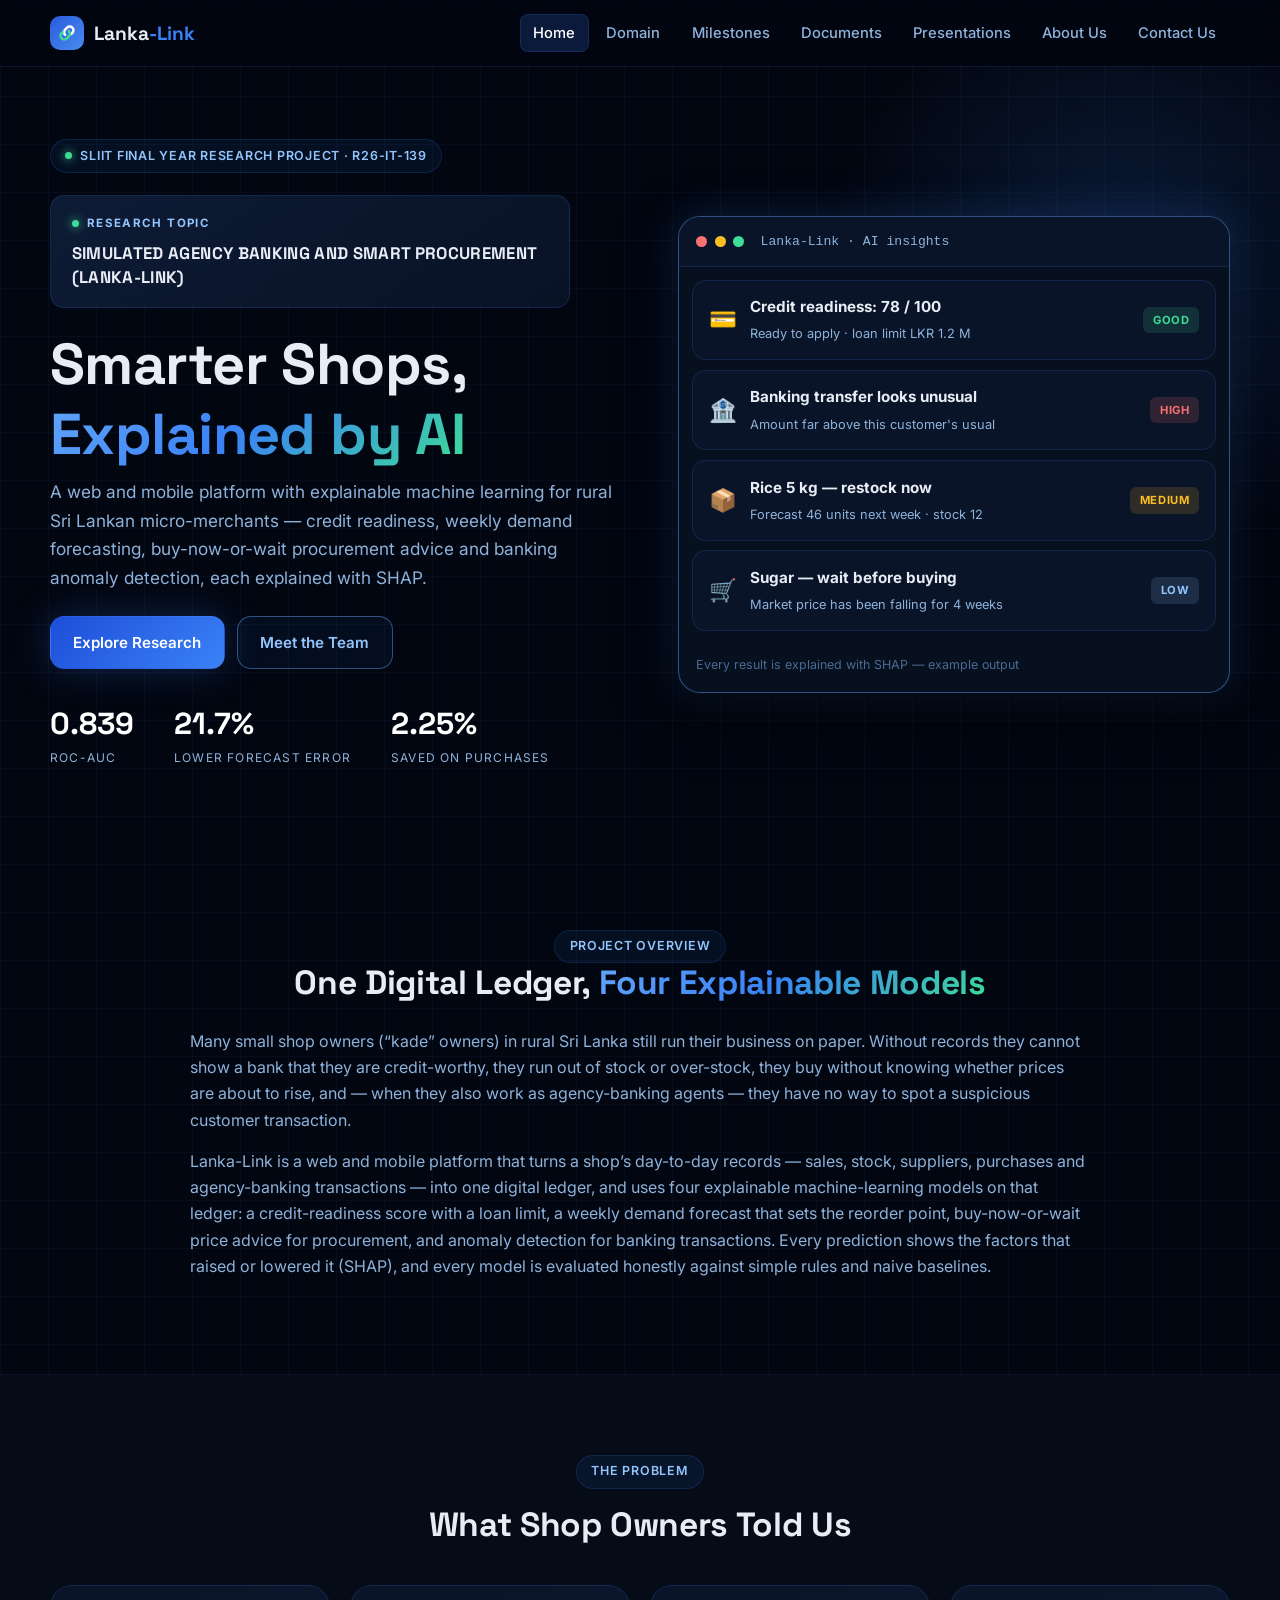
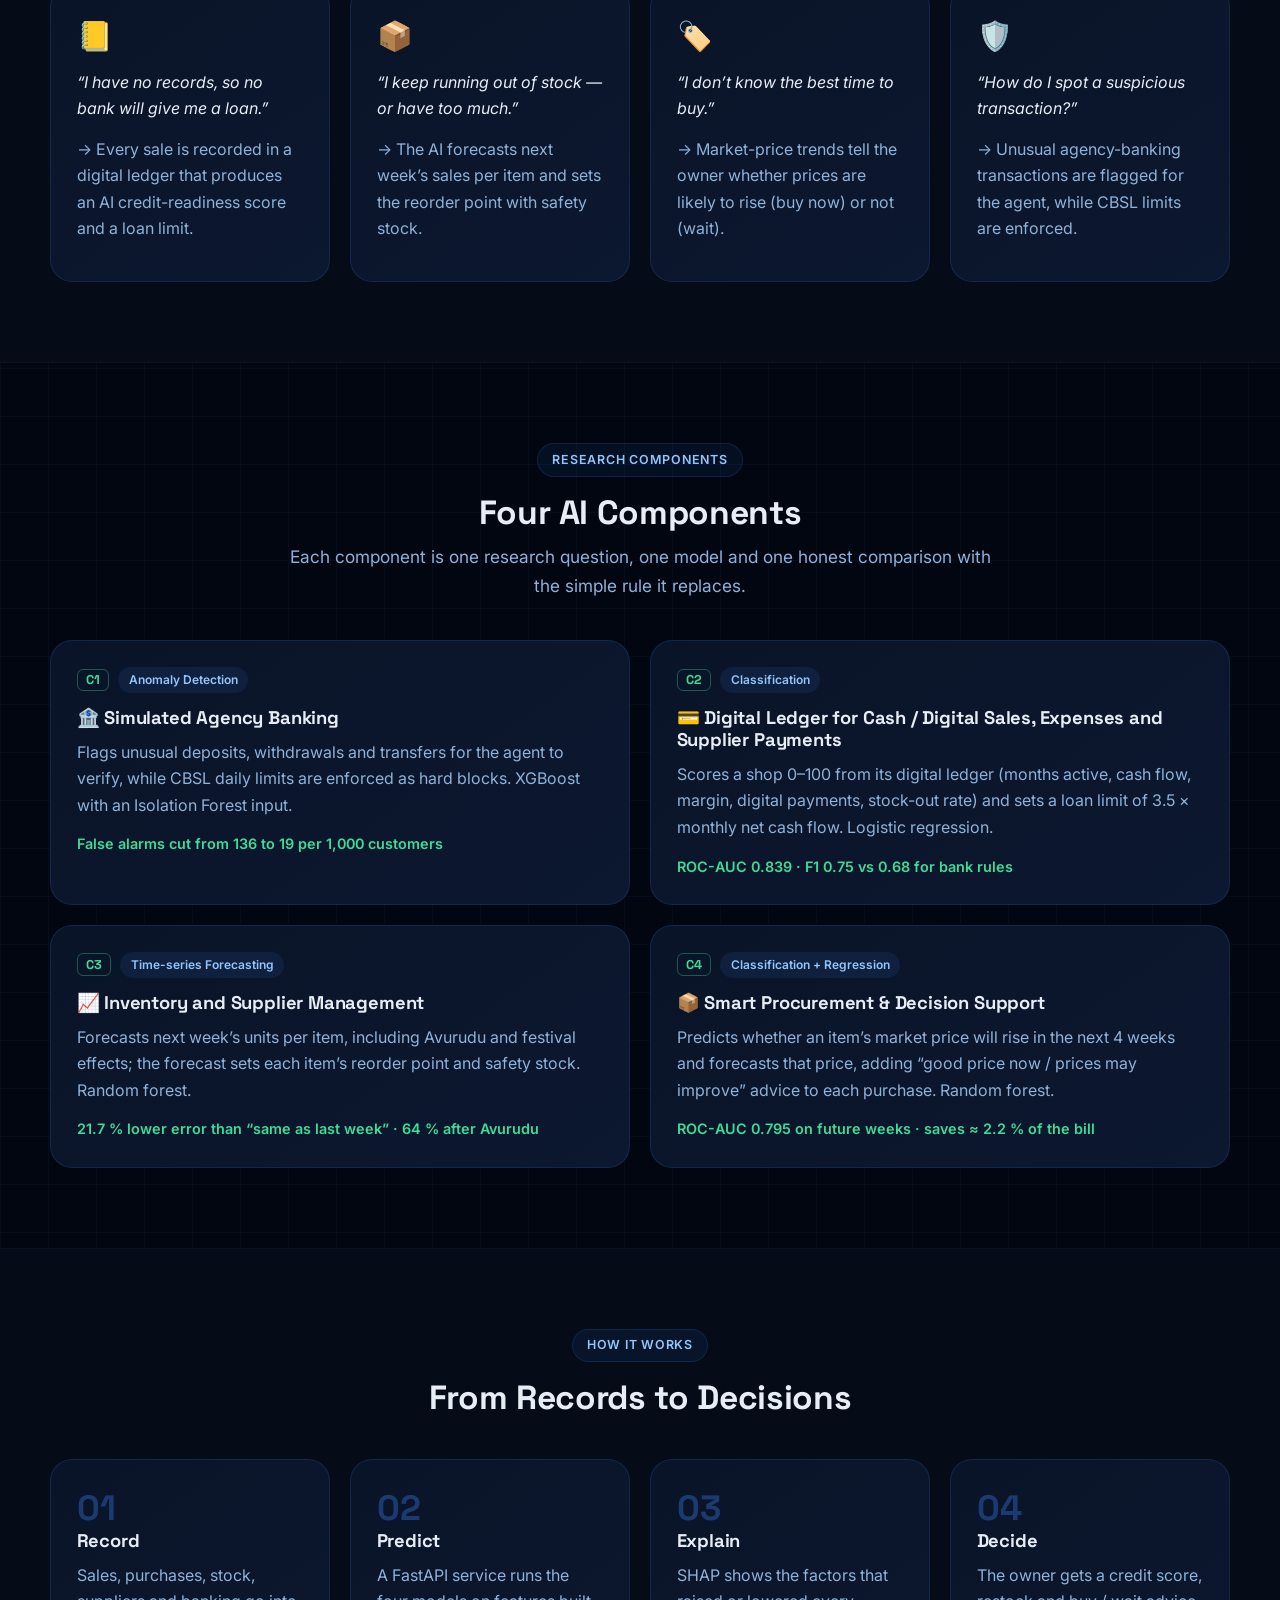
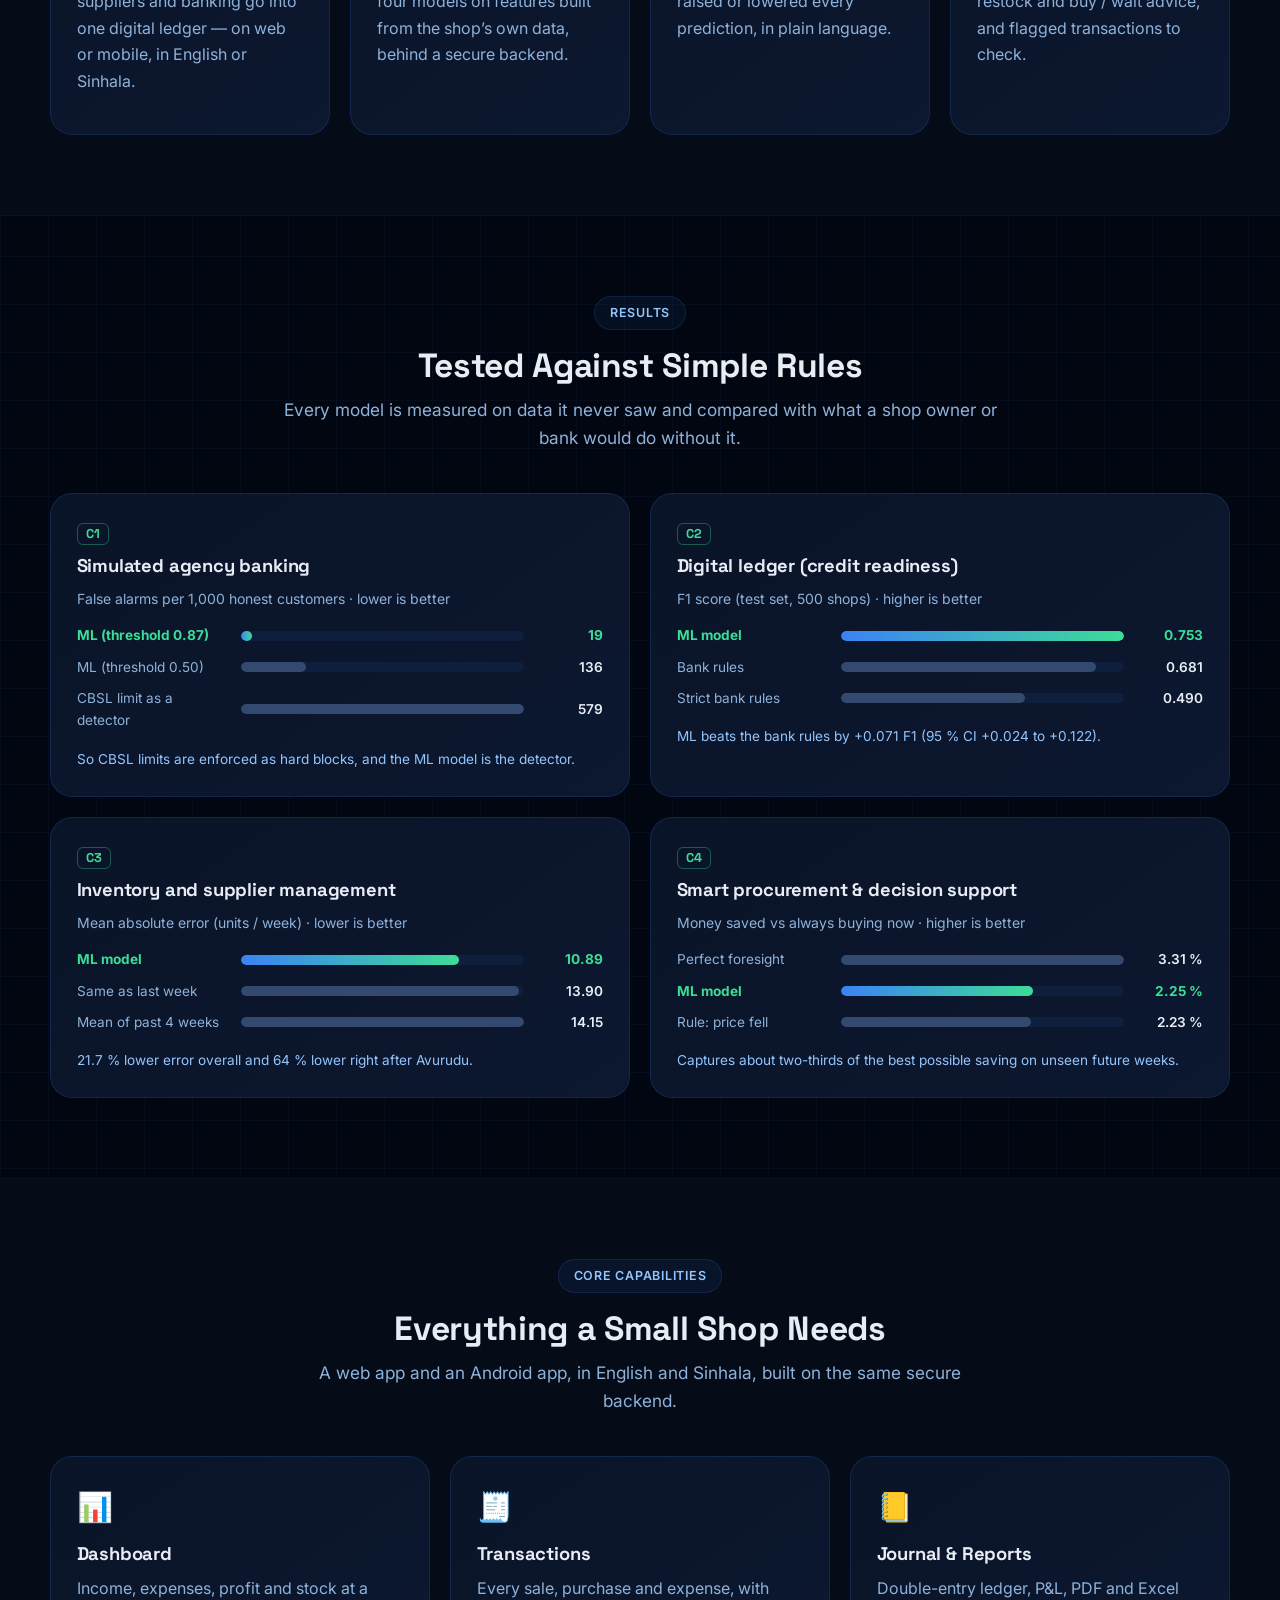
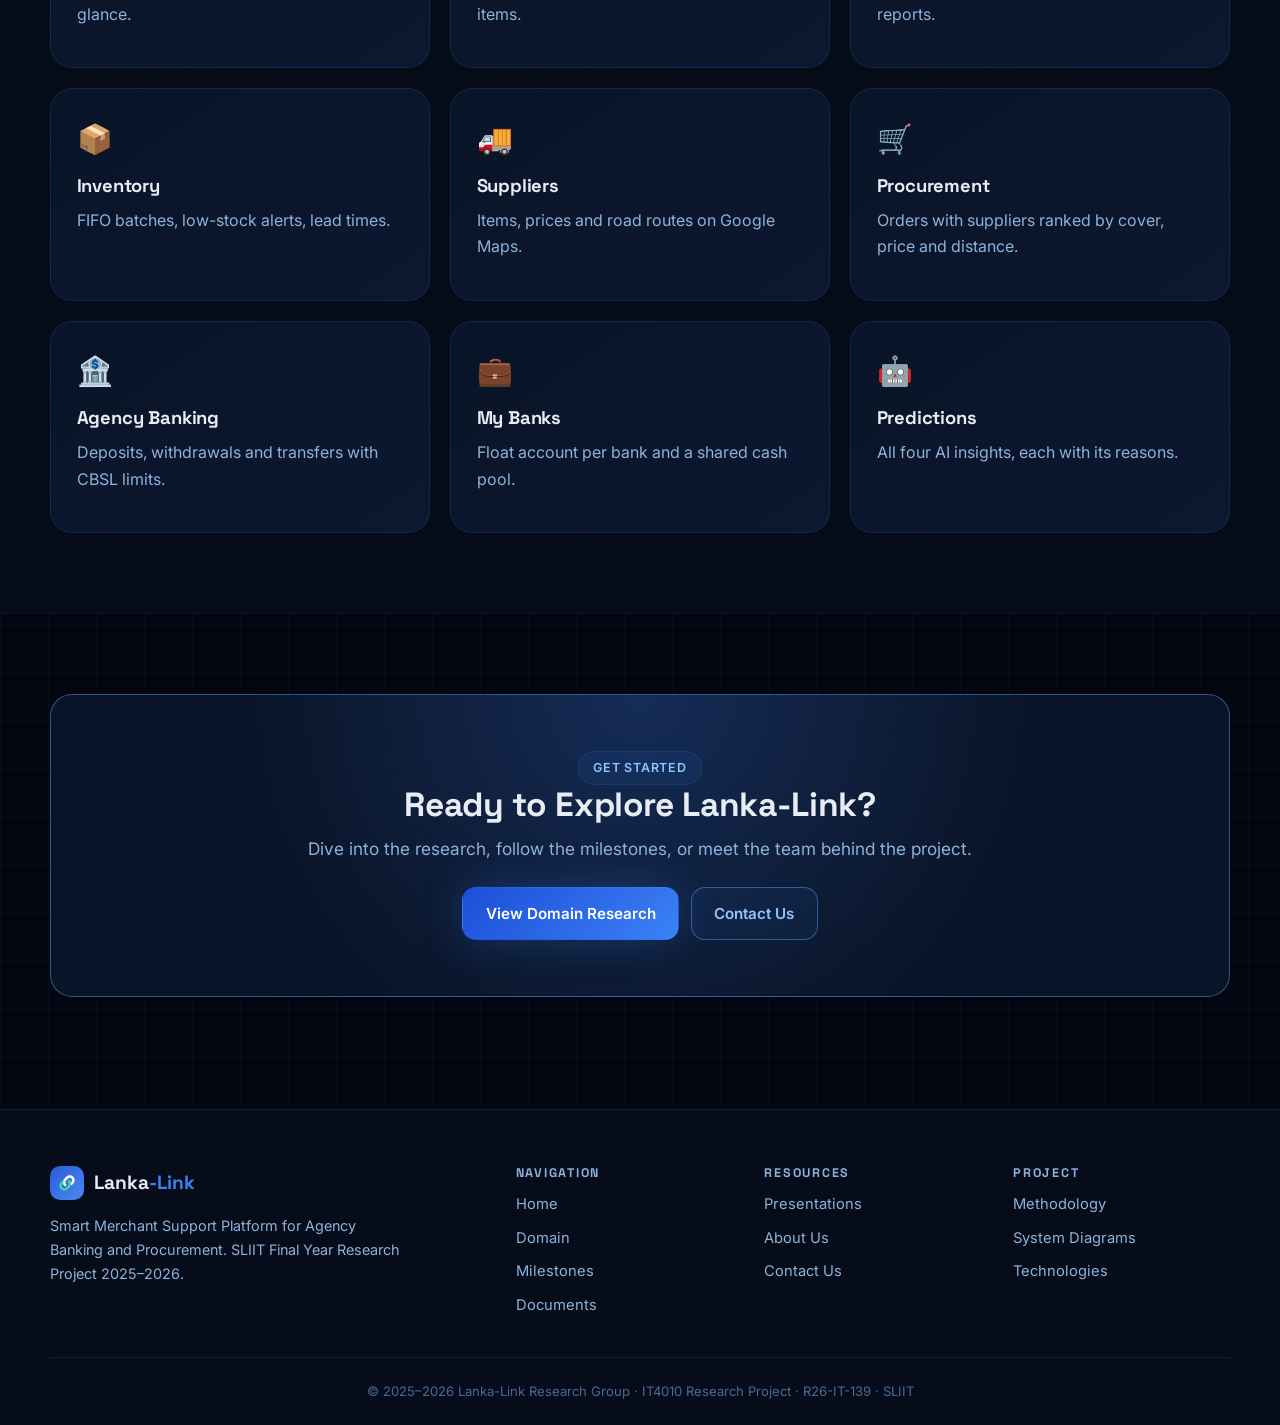
<file: static-site/index.html>
<!DOCTYPE html>
<html lang="en">
<head>
  <meta charset="utf-8">
  <meta name="viewport" content="width=device-width, initial-scale=1">
  <!-- always send the site address with links and forms: FormSubmit refuses a form without it -->
  <meta name="referrer" content="origin">
  <title>Home | Lanka-Link</title>
  <meta name="description" content="A digital platform with explainable machine learning for rural Sri Lankan micro-merchants">
  <link rel="icon" href="favicon.svg">
  <link rel="preconnect" href="https://fonts.googleapis.com">
  <link rel="preconnect" href="https://fonts.gstatic.com" crossorigin>
  <link rel="stylesheet" href="https://fonts.googleapis.com/css2?family=Inter:wght@400;500;600;700;800&family=Space+Grotesk:wght@500;600;700&display=swap">
  <link rel="stylesheet" href="css/style.css">
</head>
<body>
  <header class="site-header">
    <div class="container header-row">
      <a href="index.html" class="brand"><img src="favicon.svg" alt="" class="logo-mark" width="34" height="34"><span>Lanka<b>-Link</b></span></a>
      <input type="checkbox" id="nav-toggle" class="nav-toggle">
      <label for="nav-toggle" class="nav-burger" aria-label="Menu">☰</label>
      <nav class="site-nav">
        <a href="index.html" class="active" aria-current="page">Home</a>
        <a href="domain.html">Domain</a>
        <a href="milestones.html">Milestones</a>
        <a href="documents.html">Documents</a>
        <a href="presentations.html">Presentations</a>
        <a href="about.html">About Us</a>
        <a href="contact.html">Contact Us</a>
      </nav>
    </div>
  </header>

  <main>
    <section class="hero">
      <div class="container hero-grid">
        <div>
          <span class="pill"><i class="dot"></i>SLIIT Final Year Research Project · R26-IT-139</span>
          <div class="topic-card">
            <span class="eyebrow"><i class="dot"></i>Research topic</span>
            <p>Simulated Agency Banking and Smart Procurement (Lanka-Link)</p>
          </div>
          <h1>Smarter Shops,<br><span class="grad">Explained by AI</span></h1>
          <p class="lead">A web and mobile platform with explainable machine learning for rural Sri Lankan micro-merchants — credit readiness, weekly demand forecasting, buy-now-or-wait procurement advice and banking anomaly detection, each explained with SHAP.</p>
          <div class="btn-row">
            <a class="btn btn-primary" href="domain.html">Explore Research</a>
            <a class="btn btn-ghost" href="about.html">Meet the Team</a>
          </div>
          <div class="stats"><div class="stat"><b>0.839</b><span>ROC-AUC</span></div><div class="stat"><b>21.7%</b><span>lower forecast error</span></div><div class="stat"><b>2.25%</b><span>saved on purchases</span></div></div>
        </div>
        <div class="window">
          <div class="window-bar"><i></i><i></i><i></i><span>Lanka-Link · AI insights</span></div>
          <ul class="findings">
            <li class="finding"><span class="f-icon">💳</span><div><b>Credit readiness: 78 / 100</b><small>Ready to apply · loan limit LKR 1.2 M</small></div><span class="sev sev-good">GOOD</span></li>
            <li class="finding"><span class="f-icon">🏦</span><div><b>Banking transfer looks unusual</b><small>Amount far above this customer&#x27;s usual</small></div><span class="sev sev-high">HIGH</span></li>
            <li class="finding"><span class="f-icon">📦</span><div><b>Rice 5 kg — restock now</b><small>Forecast 46 units next week · stock 12</small></div><span class="sev sev-mid">MEDIUM</span></li>
            <li class="finding"><span class="f-icon">🛒</span><div><b>Sugar — wait before buying</b><small>Market price has been falling for 4 weeks</small></div><span class="sev sev-low">LOW</span></li>
          </ul>
          <p class="window-foot">Every result is explained with SHAP — example output</p>
        </div>
      </div>
    </section>

    <section class="section">
      <div class="container narrow center">
        <span class="pill">Project Overview</span>
        <h2>One Digital Ledger, <span class="grad">Four Explainable Models</span></h2>
        <div class="prose"><p>Many small shop owners (“kade” owners) in rural Sri Lanka still run their business on paper. Without records they cannot show a bank that they are credit-worthy, they run out of stock or over-stock, they buy without knowing whether prices are about to rise, and — when they also work as agency-banking agents — they have no way to spot a suspicious customer transaction.</p><p>Lanka-Link is a web and mobile platform that turns a shop’s day-to-day records — sales, stock, suppliers, purchases and agency-banking transactions — into one digital ledger, and uses four explainable machine-learning models on that ledger: a credit-readiness score with a loan limit, a weekly demand forecast that sets the reorder point, buy-now-or-wait price advice for procurement, and anomaly detection for banking transactions. Every prediction shows the factors that raised or lowered it (SHAP), and every model is evaluated honestly against simple rules and naive baselines.</p></div>
      </div>
    </section>

    <section class="section alt">
      <div class="container">
        <div class="section-head center"><span class="pill">The problem</span><h2>What Shop Owners Told Us</h2></div>
        <div class="grid g4">
        <article class="card prob"><span class="cap-icon">📒</span><p class="quote">“I have no records, so no bank will give me a loan.”</p><p>→ Every sale is recorded in a digital ledger that produces an AI credit-readiness score and a loan limit.</p></article>
        <article class="card prob"><span class="cap-icon">📦</span><p class="quote">“I keep running out of stock — or have too much.”</p><p>→ The AI forecasts next week’s sales per item and sets the reorder point with safety stock.</p></article>
        <article class="card prob"><span class="cap-icon">🏷️</span><p class="quote">“I don’t know the best time to buy.”</p><p>→ Market-price trends tell the owner whether prices are likely to rise (buy now) or not (wait).</p></article>
        <article class="card prob"><span class="cap-icon">🛡️</span><p class="quote">“How do I spot a suspicious transaction?”</p><p>→ Unusual agency-banking transactions are flagged for the agent, while CBSL limits are enforced.</p></article>
        </div>
      </div>
    </section>

    <section class="section">
      <div class="container">
        <div class="section-head center"><span class="pill">Research components</span><h2>Four AI Components</h2>
          <p class="lead">Each component is one research question, one model and one honest comparison with the simple rule it replaces.</p></div>
        <div class="grid g2">
        <article class="card comp">
          <div class="comp-head"><span class="code">C1</span><span class="tag">Anomaly Detection</span></div>
          <h3>🏦 Simulated Agency Banking</h3>
          <p>Flags unusual deposits, withdrawals and transfers for the agent to verify, while CBSL daily limits are enforced as hard blocks. XGBoost with an Isolation Forest input.</p>
          <p class="metric">False alarms cut from 136 to 19 per 1,000 customers</p>
        </article>
        <article class="card comp">
          <div class="comp-head"><span class="code">C2</span><span class="tag">Classification</span></div>
          <h3>💳 Digital Ledger for Cash / Digital Sales, Expenses and Supplier Payments</h3>
          <p>Scores a shop 0–100 from its digital ledger (months active, cash flow, margin, digital payments, stock-out rate) and sets a loan limit of 3.5 × monthly net cash flow. Logistic regression.</p>
          <p class="metric">ROC-AUC 0.839 · F1 0.75 vs 0.68 for bank rules</p>
        </article>
        <article class="card comp">
          <div class="comp-head"><span class="code">C3</span><span class="tag">Time-series Forecasting</span></div>
          <h3>📈 Inventory and Supplier Management</h3>
          <p>Forecasts next week’s units per item, including Avurudu and festival effects; the forecast sets each item’s reorder point and safety stock. Random forest.</p>
          <p class="metric">21.7 % lower error than “same as last week” · 64 % after Avurudu</p>
        </article>
        <article class="card comp">
          <div class="comp-head"><span class="code">C4</span><span class="tag">Classification + Regression</span></div>
          <h3>📦 Smart Procurement &amp; Decision Support</h3>
          <p>Predicts whether an item’s market price will rise in the next 4 weeks and forecasts that price, adding “good price now / prices may improve” advice to each purchase. Random forest.</p>
          <p class="metric">ROC-AUC 0.795 on future weeks · saves ≈ 2.2 % of the bill</p>
        </article>
        </div>
      </div>
    </section>

    <section class="section alt">
      <div class="container">
        <div class="section-head center"><span class="pill">How it works</span><h2>From Records to Decisions</h2></div>
        <ol class="grid g4 steps"><li class="card step"><span class="step-no">01</span><h3>Record</h3><p>Sales, purchases, stock, suppliers and banking go into one digital ledger — on web or mobile, in English or Sinhala.</p></li><li class="card step"><span class="step-no">02</span><h3>Predict</h3><p>A FastAPI service runs the four models on features built from the shop’s own data, behind a secure backend.</p></li><li class="card step"><span class="step-no">03</span><h3>Explain</h3><p>SHAP shows the factors that raised or lowered every prediction, in plain language.</p></li><li class="card step"><span class="step-no">04</span><h3>Decide</h3><p>The owner gets a credit score, restock and buy / wait advice, and flagged transactions to check.</p></li></ol>
      </div>
    </section>

    <section class="section">
      <div class="container">
        <div class="section-head center"><span class="pill">Results</span><h2>Tested Against Simple Rules</h2>
          <p class="lead">Every model is measured on data it never saw and compared with what a shop owner or bank would do without it.</p></div>
        <div class="grid g2">
        <article class="card result">
          <span class="code">C1</span>
          <h3>Simulated agency banking</h3>
          <p class="muted small">False alarms per 1,000 honest customers · lower is better</p>
            <div class="bar-row ours"><span>ML (threshold 0.87)</span><div class="bar"><i style="width:4%"></i></div><b>19</b></div>
            <div class="bar-row"><span>ML (threshold 0.50)</span><div class="bar"><i style="width:23%"></i></div><b>136</b></div>
            <div class="bar-row"><span>CBSL limit as a detector</span><div class="bar"><i style="width:100%"></i></div><b>579</b></div>
          <p class="note">So CBSL limits are enforced as hard blocks, and the ML model is the detector.</p>
        </article>
        <article class="card result">
          <span class="code">C2</span>
          <h3>Digital ledger (credit readiness)</h3>
          <p class="muted small">F1 score (test set, 500 shops) · higher is better</p>
            <div class="bar-row ours"><span>ML model</span><div class="bar"><i style="width:100%"></i></div><b>0.753</b></div>
            <div class="bar-row"><span>Bank rules</span><div class="bar"><i style="width:90%"></i></div><b>0.681</b></div>
            <div class="bar-row"><span>Strict bank rules</span><div class="bar"><i style="width:65%"></i></div><b>0.490</b></div>
          <p class="note">ML beats the bank rules by +0.071 F1 (95 % CI +0.024 to +0.122).</p>
        </article>
        <article class="card result">
          <span class="code">C3</span>
          <h3>Inventory and supplier management</h3>
          <p class="muted small">Mean absolute error (units / week) · lower is better</p>
            <div class="bar-row ours"><span>ML model</span><div class="bar"><i style="width:77%"></i></div><b>10.89</b></div>
            <div class="bar-row"><span>Same as last week</span><div class="bar"><i style="width:98%"></i></div><b>13.90</b></div>
            <div class="bar-row"><span>Mean of past 4 weeks</span><div class="bar"><i style="width:100%"></i></div><b>14.15</b></div>
          <p class="note">21.7 % lower error overall and 64 % lower right after Avurudu.</p>
        </article>
        <article class="card result">
          <span class="code">C4</span>
          <h3>Smart procurement &amp; decision support</h3>
          <p class="muted small">Money saved vs always buying now · higher is better</p>
            <div class="bar-row"><span>Perfect foresight</span><div class="bar"><i style="width:100%"></i></div><b>3.31 %</b></div>
            <div class="bar-row ours"><span>ML model</span><div class="bar"><i style="width:68%"></i></div><b>2.25 %</b></div>
            <div class="bar-row"><span>Rule: price fell</span><div class="bar"><i style="width:67%"></i></div><b>2.23 %</b></div>
          <p class="note">Captures about two-thirds of the best possible saving on unseen future weeks.</p>
        </article>
        </div>
      </div>
    </section>

    <section class="section alt">
      <div class="container">
        <div class="section-head center"><span class="pill">Core capabilities</span><h2>Everything a Small Shop Needs</h2>
          <p class="lead">A web app and an Android app, in English and Sinhala, built on the same secure backend.</p></div>
        <div class="grid g3">
        <article class="card cap"><span class="cap-icon">📊</span><h3>Dashboard</h3><p>Income, expenses, profit and stock at a glance.</p></article>
        <article class="card cap"><span class="cap-icon">🧾</span><h3>Transactions</h3><p>Every sale, purchase and expense, with items.</p></article>
        <article class="card cap"><span class="cap-icon">📒</span><h3>Journal &amp; Reports</h3><p>Double-entry ledger, P&amp;L, PDF and Excel reports.</p></article>
        <article class="card cap"><span class="cap-icon">📦</span><h3>Inventory</h3><p>FIFO batches, low-stock alerts, lead times.</p></article>
        <article class="card cap"><span class="cap-icon">🚚</span><h3>Suppliers</h3><p>Items, prices and road routes on Google Maps.</p></article>
        <article class="card cap"><span class="cap-icon">🛒</span><h3>Procurement</h3><p>Orders with suppliers ranked by cover, price and distance.</p></article>
        <article class="card cap"><span class="cap-icon">🏦</span><h3>Agency Banking</h3><p>Deposits, withdrawals and transfers with CBSL limits.</p></article>
        <article class="card cap"><span class="cap-icon">💼</span><h3>My Banks</h3><p>Float account per bank and a shared cash pool.</p></article>
        <article class="card cap"><span class="cap-icon">🤖</span><h3>Predictions</h3><p>All four AI insights, each with its reasons.</p></article>
        </div>
      </div>
    </section>

    <section class="section">
      <div class="container">
        <div class="cta">
          <span class="pill">Get started</span>
          <h2>Ready to Explore Lanka-Link?</h2>
          <p class="lead">Dive into the research, follow the milestones, or meet the team behind the project.</p>
          <div class="btn-row center-row">
            <a class="btn btn-primary" href="domain.html">View Domain Research</a>
            <a class="btn btn-ghost" href="contact.html">Contact Us</a>
          </div>
        </div>
      </div>
    </section>
  </main>

  <footer class="site-footer">
    <div class="container footer-grid">
      <div>
        <a href="index.html" class="brand"><img src="favicon.svg" alt="" class="logo-mark" width="34" height="34"><span>Lanka<b>-Link</b></span></a>
        <p class="muted">Smart Merchant Support Platform for Agency Banking and Procurement. SLIIT Final Year Research Project 2025–2026.</p>
      </div>
      <div><h4>Navigation</h4><ul><li><a href="index.html">Home</a></li><li><a href="domain.html">Domain</a></li><li><a href="milestones.html">Milestones</a></li><li><a href="documents.html">Documents</a></li></ul></div>
      <div><h4>Resources</h4><ul><li><a href="presentations.html">Presentations</a></li><li><a href="about.html">About Us</a></li><li><a href="contact.html">Contact Us</a></li></ul></div>
      <div><h4>Project</h4><ul>
        <li><a href="domain.html#methodology">Methodology</a></li>
        <li><a href="domain.html#diagrams">System Diagrams</a></li>
        <li><a href="domain.html#technologies">Technologies</a></li>
      </ul></div>
    </div>
    <div class="container footer-bottom">© 2025–2026 Lanka-Link Research Group · IT4010 Research Project · R26-IT-139 · SLIIT</div>
  </footer>
</body>
</html>
</file>
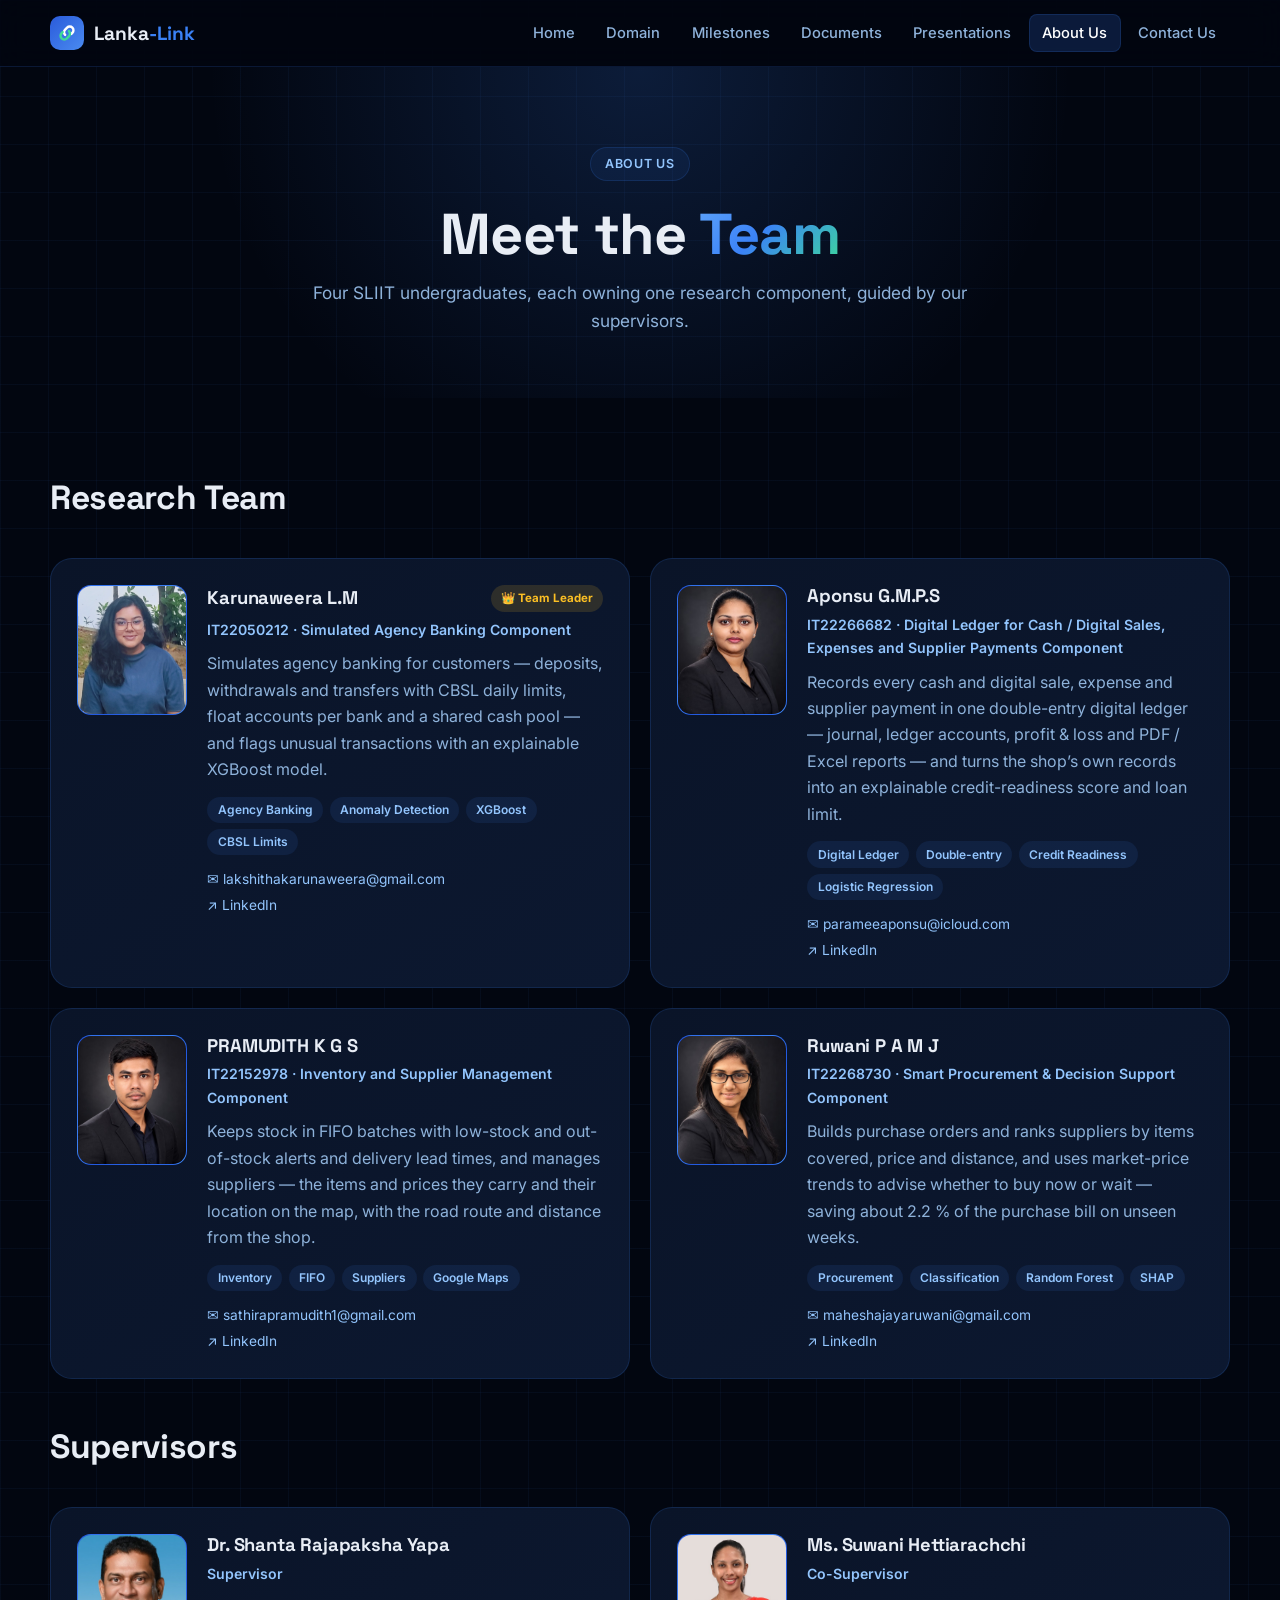
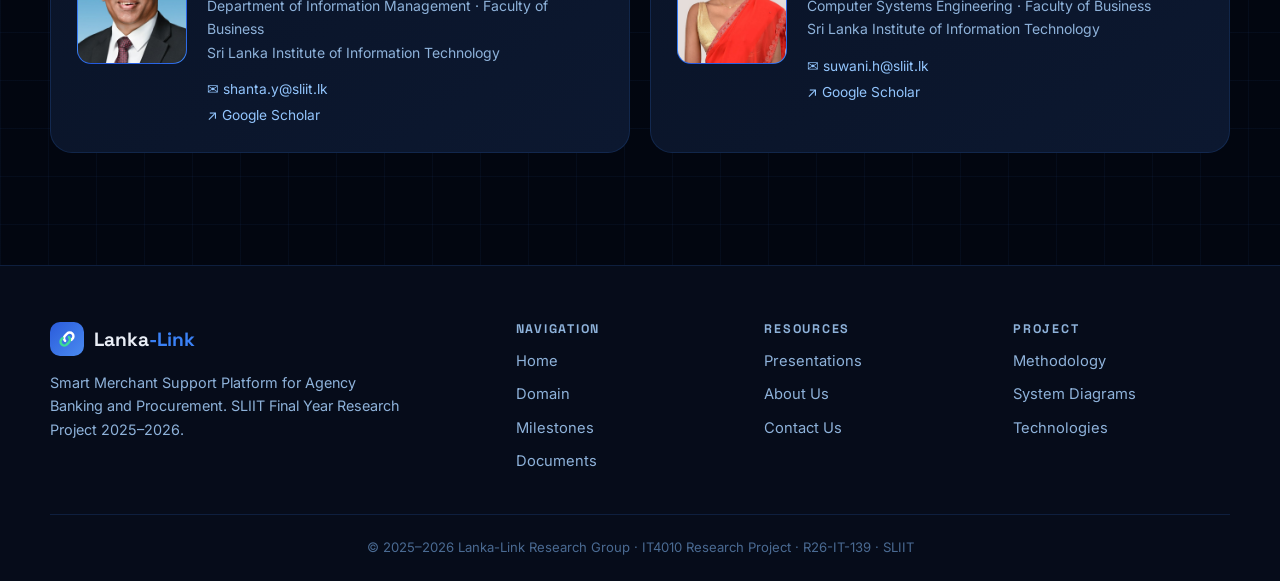
<file: static-site/about.html>
<!DOCTYPE html>
<html lang="en">
<head>
  <meta charset="utf-8">
  <meta name="viewport" content="width=device-width, initial-scale=1">
  <!-- always send the site address with links and forms: FormSubmit refuses a form without it -->
  <meta name="referrer" content="origin">
  <title>About Us | Lanka-Link</title>
  <meta name="description" content="A digital platform with explainable machine learning for rural Sri Lankan micro-merchants">
  <link rel="icon" href="favicon.svg">
  <link rel="preconnect" href="https://fonts.googleapis.com">
  <link rel="preconnect" href="https://fonts.gstatic.com" crossorigin>
  <link rel="stylesheet" href="https://fonts.googleapis.com/css2?family=Inter:wght@400;500;600;700;800&family=Space+Grotesk:wght@500;600;700&display=swap">
  <link rel="stylesheet" href="css/style.css">
</head>
<body>
  <header class="site-header">
    <div class="container header-row">
      <a href="index.html" class="brand"><img src="favicon.svg" alt="" class="logo-mark" width="34" height="34"><span>Lanka<b>-Link</b></span></a>
      <input type="checkbox" id="nav-toggle" class="nav-toggle">
      <label for="nav-toggle" class="nav-burger" aria-label="Menu">☰</label>
      <nav class="site-nav">
        <a href="index.html">Home</a>
        <a href="domain.html">Domain</a>
        <a href="milestones.html">Milestones</a>
        <a href="documents.html">Documents</a>
        <a href="presentations.html">Presentations</a>
        <a href="about.html" class="active" aria-current="page">About Us</a>
        <a href="contact.html">Contact Us</a>
      </nav>
    </div>
  </header>

  <main>
    <section class="page-hero">
      <div class="container narrow center">
        <span class="pill">About us</span>
        <h1>Meet the <span class="grad">Team</span></h1>
        <p class="lead">Four SLIIT undergraduates, each owning one research component, guided by our supervisors.</p>
      </div>
    </section>

    <section class="section">
      <div class="container">
        <div class="section-head"><h2>Research Team</h2></div>
        <div class="grid g2">
          <article class="card person">
            <div class="avatar"><img src="images/m4.jpg" alt="Karunaweera L.M" loading="lazy"></div>
            <div class="person-body">
              <div class="row-between"><h3>Karunaweera L.M</h3><span class="leader">👑 Team Leader</span></div>
            <p class="sid">IT22050212 · Simulated Agency Banking Component</p>
            <p>Simulates agency banking for customers — deposits, withdrawals and transfers with CBSL daily limits, float accounts per bank and a shared cash pool — and flags unusual transactions with an explainable XGBoost model.</p>
            <div class="tags"><span class="tag">Agency Banking</span><span class="tag">Anomaly Detection</span><span class="tag">XGBoost</span><span class="tag">CBSL Limits</span></div>
              <div class="links"><a href="mailto:lakshithakarunaweera@gmail.com">✉ lakshithakarunaweera@gmail.com</a><a href="https://www.linkedin.com/in/lakshithakarunaweera/" target="_blank" rel="noopener">↗ LinkedIn</a></div>
            </div>
          </article>
          <article class="card person">
            <div class="avatar"><img src="images/m2.jpg" alt="Aponsu G.M.P.S" loading="lazy"></div>
            <div class="person-body">
              <div class="row-between"><h3>Aponsu G.M.P.S</h3></div>
            <p class="sid">IT22266682 · Digital Ledger for Cash / Digital Sales, Expenses and Supplier Payments Component</p>
            <p>Records every cash and digital sale, expense and supplier payment in one double-entry digital ledger — journal, ledger accounts, profit &amp; loss and PDF / Excel reports — and turns the shop’s own records into an explainable credit-readiness score and loan limit.</p>
            <div class="tags"><span class="tag">Digital Ledger</span><span class="tag">Double-entry</span><span class="tag">Credit Readiness</span><span class="tag">Logistic Regression</span></div>
              <div class="links"><a href="mailto:parameeaponsu@icloud.com">✉ parameeaponsu@icloud.com</a><a href="https://www.linkedin.com/in/paramee-aponsu-61b43836a/" target="_blank" rel="noopener">↗ LinkedIn</a></div>
            </div>
          </article>
          <article class="card person">
            <div class="avatar"><img src="images/m3.jpg" alt="PRAMUDITH K G S" loading="lazy"></div>
            <div class="person-body">
              <div class="row-between"><h3>PRAMUDITH K G S</h3></div>
            <p class="sid">IT22152978 · Inventory and Supplier Management Component</p>
            <p>Keeps stock in FIFO batches with low-stock and out-of-stock alerts and delivery lead times, and manages suppliers — the items and prices they carry and their location on the map, with the road route and distance from the shop.</p>
            <div class="tags"><span class="tag">Inventory</span><span class="tag">FIFO</span><span class="tag">Suppliers</span><span class="tag">Google Maps</span></div>
              <div class="links"><a href="mailto:sathirapramudith1@gmail.com">✉ sathirapramudith1@gmail.com</a><a href="https://www.linkedin.com/in/sathira-pramudith-805284318/" target="_blank" rel="noopener">↗ LinkedIn</a></div>
            </div>
          </article>
          <article class="card person">
            <div class="avatar"><img src="images/m1.jpg" alt="Ruwani P A M J" loading="lazy"></div>
            <div class="person-body">
              <div class="row-between"><h3>Ruwani P A M J</h3></div>
            <p class="sid">IT22268730 · Smart Procurement &amp; Decision Support Component</p>
            <p>Builds purchase orders and ranks suppliers by items covered, price and distance, and uses market-price trends to advise whether to buy now or wait — saving about 2.2 % of the purchase bill on unseen weeks.</p>
            <div class="tags"><span class="tag">Procurement</span><span class="tag">Classification</span><span class="tag">Random Forest</span><span class="tag">SHAP</span></div>
              <div class="links"><a href="mailto:maheshajayaruwani@gmail.com">✉ maheshajayaruwani@gmail.com</a><a href="https://www.linkedin.com/in/mahesha-jayaruwani-0507a4362/" target="_blank" rel="noopener">↗ LinkedIn</a></div>
            </div>
          </article>
        </div>
        <div class="section-head mt"><h2>Supervisors</h2></div>
        <div class="grid g2">
          <article class="card person">
            <div class="avatar"><img src="images/supervisor.jpg" alt="Dr. Shanta Rajapaksha Yapa" loading="lazy"></div>
            <div class="person-body">
              <div class="row-between"><h3>Dr. Shanta Rajapaksha Yapa</h3></div>
            <p class="sid">Supervisor</p>
            <p class="muted small">Department of Information Management · Faculty of Business<br>Sri Lanka Institute of Information Technology</p>
              <div class="links"><a href="mailto:shanta.y@sliit.lk">✉ shanta.y@sliit.lk</a><a href="https://scholar.google.com/citations?user=hX9X2RYAAAAJ&amp;hl=en" target="_blank" rel="noopener">↗ Google Scholar</a></div>
            </div>
          </article>
          <article class="card person">
            <div class="avatar"><img src="images/cosupervisor.jpg" alt="Ms. Suwani Hettiarachchi" loading="lazy"></div>
            <div class="person-body">
              <div class="row-between"><h3>Ms. Suwani Hettiarachchi</h3></div>
            <p class="sid">Co-Supervisor</p>
            <p class="muted small">Computer Systems Engineering · Faculty of Business<br>Sri Lanka Institute of Information Technology</p>
              <div class="links"><a href="mailto:suwani.h@sliit.lk">✉ suwani.h@sliit.lk</a><a href="https://scholar.google.com/citations?user=udSXe-MAAAAJ&amp;hl=en" target="_blank" rel="noopener">↗ Google Scholar</a></div>
            </div>
          </article>
        </div>
      </div>
    </section>
  </main>

  <footer class="site-footer">
    <div class="container footer-grid">
      <div>
        <a href="index.html" class="brand"><img src="favicon.svg" alt="" class="logo-mark" width="34" height="34"><span>Lanka<b>-Link</b></span></a>
        <p class="muted">Smart Merchant Support Platform for Agency Banking and Procurement. SLIIT Final Year Research Project 2025–2026.</p>
      </div>
      <div><h4>Navigation</h4><ul><li><a href="index.html">Home</a></li><li><a href="domain.html">Domain</a></li><li><a href="milestones.html">Milestones</a></li><li><a href="documents.html">Documents</a></li></ul></div>
      <div><h4>Resources</h4><ul><li><a href="presentations.html">Presentations</a></li><li><a href="about.html">About Us</a></li><li><a href="contact.html">Contact Us</a></li></ul></div>
      <div><h4>Project</h4><ul>
        <li><a href="domain.html#methodology">Methodology</a></li>
        <li><a href="domain.html#diagrams">System Diagrams</a></li>
        <li><a href="domain.html#technologies">Technologies</a></li>
      </ul></div>
    </div>
    <div class="container footer-bottom">© 2025–2026 Lanka-Link Research Group · IT4010 Research Project · R26-IT-139 · SLIIT</div>
  </footer>
</body>
</html>
</file>
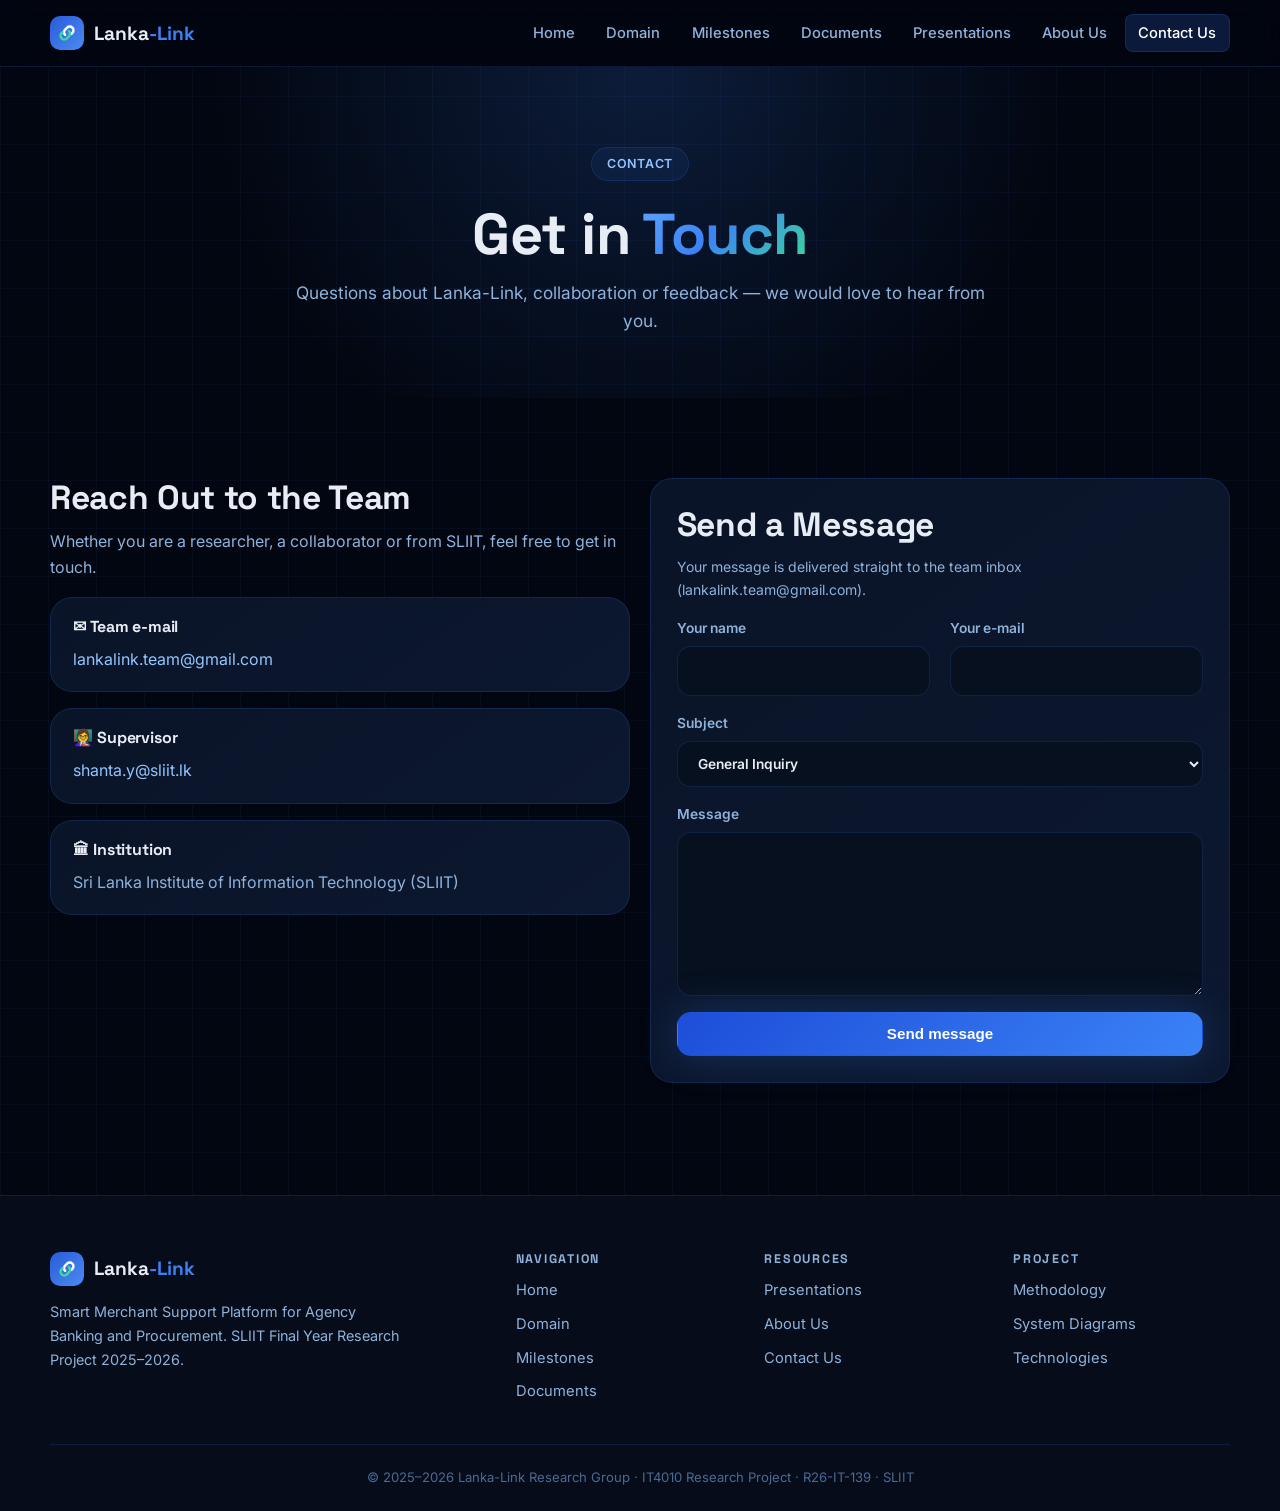
<file: static-site/contact.html>
<!DOCTYPE html>
<html lang="en">
<head>
  <meta charset="utf-8">
  <meta name="viewport" content="width=device-width, initial-scale=1">
  <!-- always send the site address with links and forms: FormSubmit refuses a form without it -->
  <meta name="referrer" content="origin">
  <title>Contact Us | Lanka-Link</title>
  <meta name="description" content="A digital platform with explainable machine learning for rural Sri Lankan micro-merchants">
  <link rel="icon" href="favicon.svg">
  <link rel="preconnect" href="https://fonts.googleapis.com">
  <link rel="preconnect" href="https://fonts.gstatic.com" crossorigin>
  <link rel="stylesheet" href="https://fonts.googleapis.com/css2?family=Inter:wght@400;500;600;700;800&family=Space+Grotesk:wght@500;600;700&display=swap">
  <link rel="stylesheet" href="css/style.css">
</head>
<body>
  <header class="site-header">
    <div class="container header-row">
      <a href="index.html" class="brand"><img src="favicon.svg" alt="" class="logo-mark" width="34" height="34"><span>Lanka<b>-Link</b></span></a>
      <input type="checkbox" id="nav-toggle" class="nav-toggle">
      <label for="nav-toggle" class="nav-burger" aria-label="Menu">☰</label>
      <nav class="site-nav">
        <a href="index.html">Home</a>
        <a href="domain.html">Domain</a>
        <a href="milestones.html">Milestones</a>
        <a href="documents.html">Documents</a>
        <a href="presentations.html">Presentations</a>
        <a href="about.html">About Us</a>
        <a href="contact.html" class="active" aria-current="page">Contact Us</a>
      </nav>
    </div>
  </header>

  <main>
    <section class="page-hero">
      <div class="container narrow center">
        <span class="pill">Contact</span>
        <h1>Get in <span class="grad">Touch</span></h1>
        <p class="lead">Questions about Lanka-Link, collaboration or feedback — we would love to hear from you.</p>
      </div>
    </section>

    <section class="section">
      <div class="container grid g2 contact-grid">
        <div>
          <h2>Reach Out to the Team</h2>
          <p class="muted">Whether you are a researcher, a collaborator or from SLIIT, feel free to get in touch.</p>
          <div class="card info"><h3>✉ Team e-mail</h3><p><a href="mailto:lankalink.team@gmail.com">lankalink.team@gmail.com</a></p></div>
          <div class="card info"><h3>👩‍🏫 Supervisor</h3><p><a href="mailto:shanta.y@sliit.lk">shanta.y@sliit.lk</a></p></div>
          <div class="card info"><h3>🏛 Institution</h3><p>Sri Lanka Institute of Information Technology (SLIIT)</p></div>
        </div>
        <div class="card">
          <h2>Send a Message</h2>
          <p class="muted small">Your message is delivered straight to the team inbox (lankalink.team@gmail.com).</p>
          <!-- Sent by FormSubmit (formsubmit.co) — a plain HTML form, no JavaScript.
               The first message sends an "Activate Form" e-mail to the team inbox; click it once. -->
          <form class="form" action="https://formsubmit.co/lankalink.team@gmail.com" method="POST">
            <input type="hidden" name="_subject" value="Lanka-Link website — new message">
            <input type="hidden" name="_template" value="table">
            <input type="text" name="_honey" class="honey" tabindex="-1" autocomplete="off" aria-hidden="true">
            <div class="grid g2">
              <label>Your name<input type="text" name="name" required></label>
              <label>Your e-mail<input type="email" name="email" required></label>
            </div>
            <label>Subject<select name="topic"><option>General Inquiry</option><option>Collaboration</option><option>Feedback</option><option>Other</option></select></label>
            <label>Message<textarea name="message" rows="6" required></textarea></label>
            <button type="submit" class="btn btn-primary">Send message</button>
          </form>
        </div>
      </div>
    </section>
  </main>

  <footer class="site-footer">
    <div class="container footer-grid">
      <div>
        <a href="index.html" class="brand"><img src="favicon.svg" alt="" class="logo-mark" width="34" height="34"><span>Lanka<b>-Link</b></span></a>
        <p class="muted">Smart Merchant Support Platform for Agency Banking and Procurement. SLIIT Final Year Research Project 2025–2026.</p>
      </div>
      <div><h4>Navigation</h4><ul><li><a href="index.html">Home</a></li><li><a href="domain.html">Domain</a></li><li><a href="milestones.html">Milestones</a></li><li><a href="documents.html">Documents</a></li></ul></div>
      <div><h4>Resources</h4><ul><li><a href="presentations.html">Presentations</a></li><li><a href="about.html">About Us</a></li><li><a href="contact.html">Contact Us</a></li></ul></div>
      <div><h4>Project</h4><ul>
        <li><a href="domain.html#methodology">Methodology</a></li>
        <li><a href="domain.html#diagrams">System Diagrams</a></li>
        <li><a href="domain.html#technologies">Technologies</a></li>
      </ul></div>
    </div>
    <div class="container footer-bottom">© 2025–2026 Lanka-Link Research Group · IT4010 Research Project · R26-IT-139 · SLIIT</div>
  </footer>
</body>
</html>
</file>
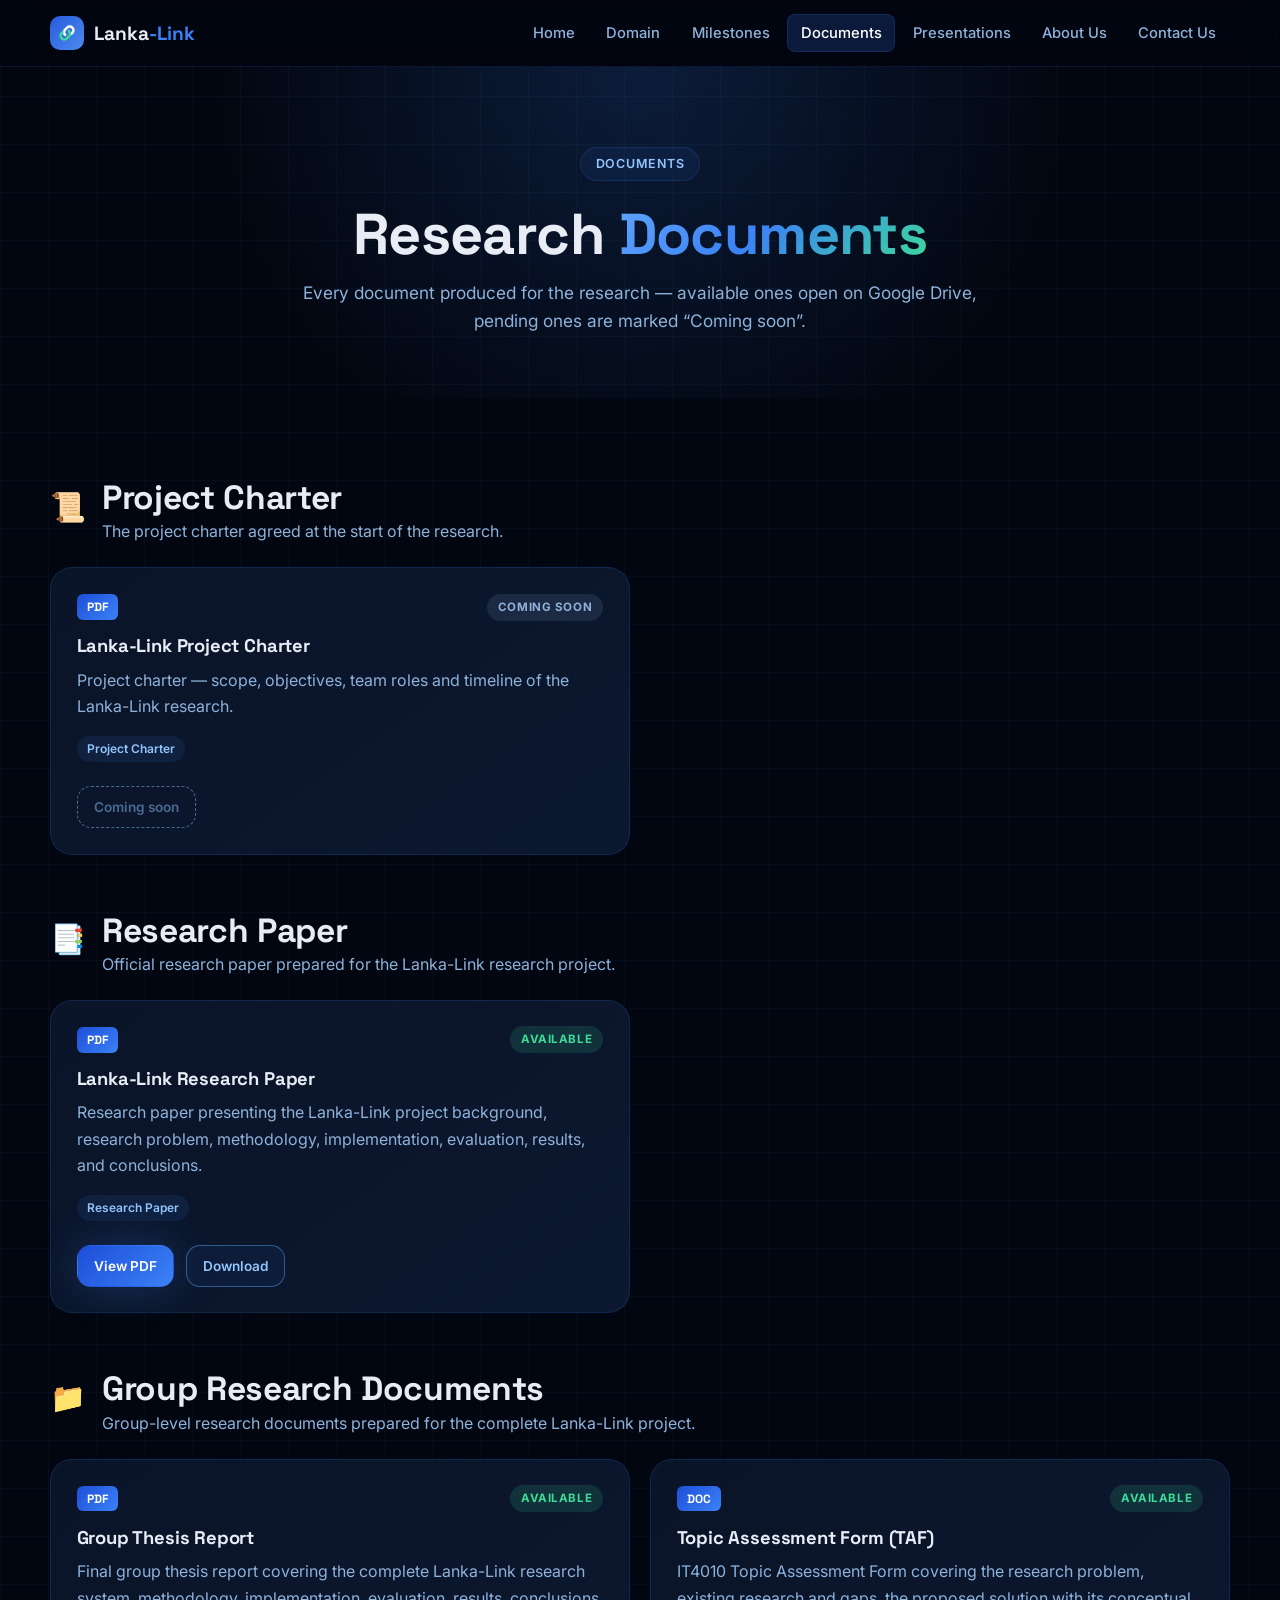
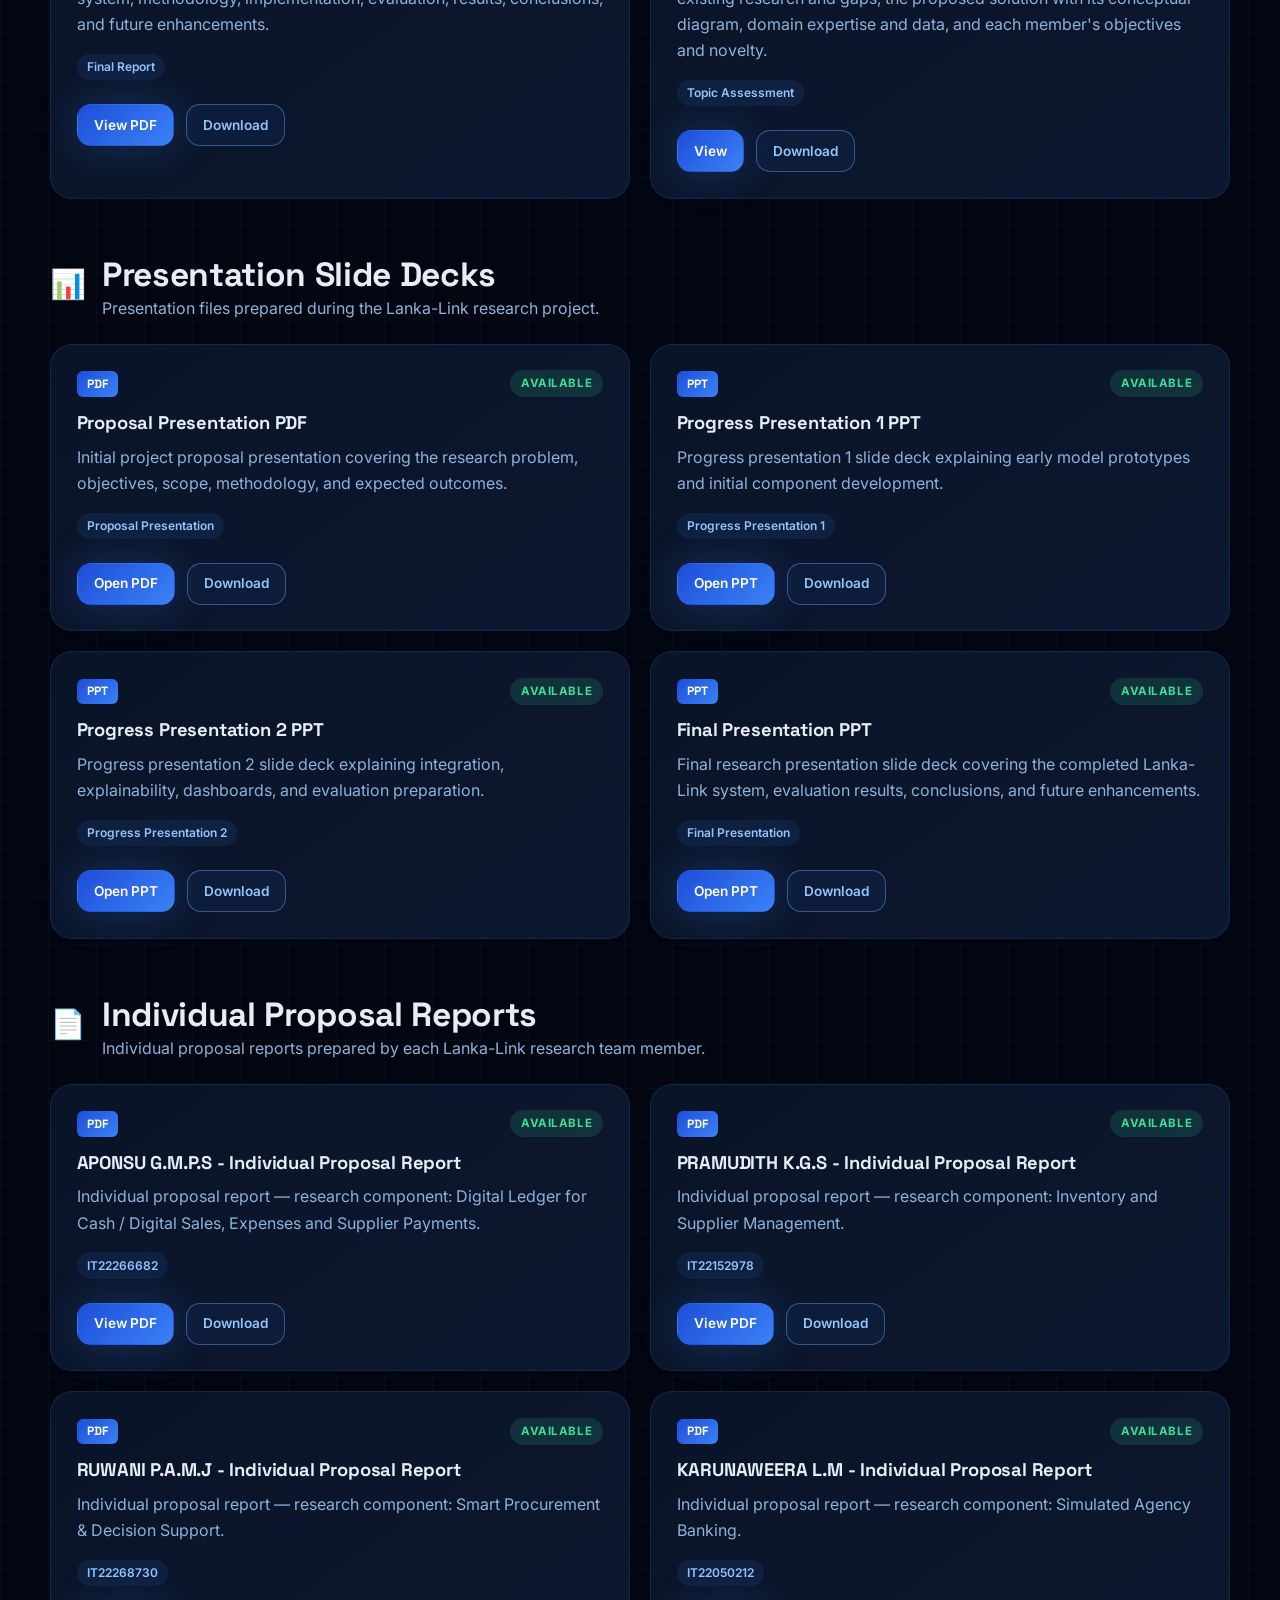
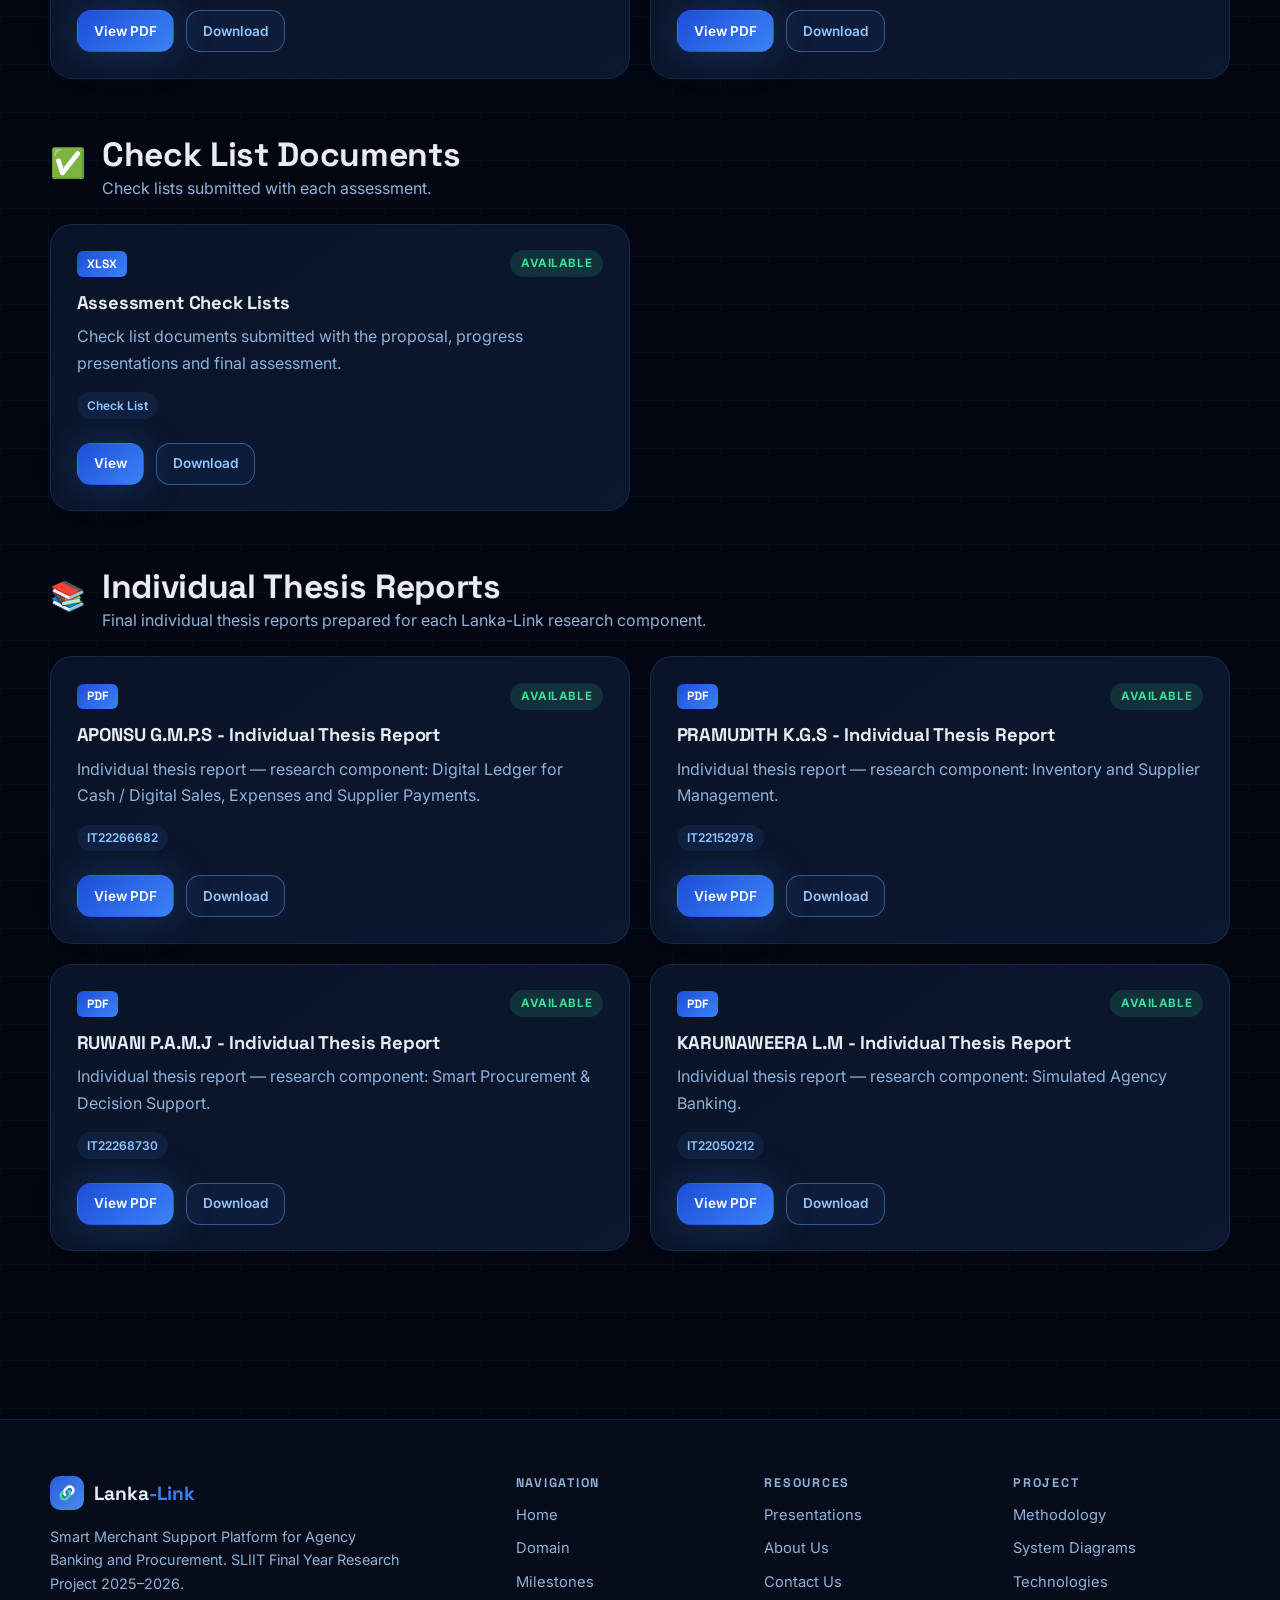
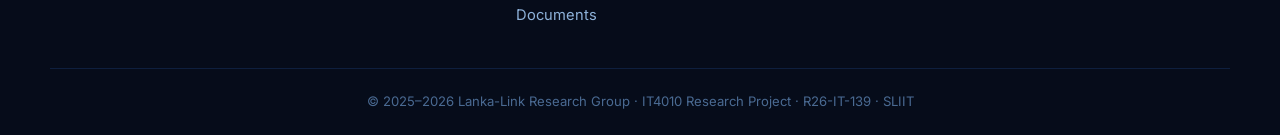
<file: static-site/documents.html>
<!DOCTYPE html>
<html lang="en">
<head>
  <meta charset="utf-8">
  <meta name="viewport" content="width=device-width, initial-scale=1">
  <!-- always send the site address with links and forms: FormSubmit refuses a form without it -->
  <meta name="referrer" content="origin">
  <title>Documents | Lanka-Link</title>
  <meta name="description" content="A digital platform with explainable machine learning for rural Sri Lankan micro-merchants">
  <link rel="icon" href="favicon.svg">
  <link rel="preconnect" href="https://fonts.googleapis.com">
  <link rel="preconnect" href="https://fonts.gstatic.com" crossorigin>
  <link rel="stylesheet" href="https://fonts.googleapis.com/css2?family=Inter:wght@400;500;600;700;800&family=Space+Grotesk:wght@500;600;700&display=swap">
  <link rel="stylesheet" href="css/style.css">
</head>
<body>
  <header class="site-header">
    <div class="container header-row">
      <a href="index.html" class="brand"><img src="favicon.svg" alt="" class="logo-mark" width="34" height="34"><span>Lanka<b>-Link</b></span></a>
      <input type="checkbox" id="nav-toggle" class="nav-toggle">
      <label for="nav-toggle" class="nav-burger" aria-label="Menu">☰</label>
      <nav class="site-nav">
        <a href="index.html">Home</a>
        <a href="domain.html">Domain</a>
        <a href="milestones.html">Milestones</a>
        <a href="documents.html" class="active" aria-current="page">Documents</a>
        <a href="presentations.html">Presentations</a>
        <a href="about.html">About Us</a>
        <a href="contact.html">Contact Us</a>
      </nav>
    </div>
  </header>

  <main>
    <section class="page-hero">
      <div class="container narrow center">
        <span class="pill">Documents</span>
        <h1>Research <span class="grad">Documents</span></h1>
        <p class="lead">Every document produced for the research — available ones open on Google Drive, pending ones are marked “Coming soon”.</p>
      </div>
    </section>

    <section class="section">
      <div class="container">
        <section class="doc-section" id="project-charter">
          <div class="doc-head"><span class="cap-icon">📜</span><div><h2>Project Charter</h2><p class="muted">The project charter agreed at the start of the research.</p></div></div>
          <div class="grid g2">
          <article class="card doc">
            <div class="row-between"><span class="ftype">PDF</span><span class="status s-upcoming">Coming soon</span></div>
            <h3>Lanka-Link Project Charter</h3>
            <p>Project charter — scope, objectives, team roles and timeline of the Lanka-Link research.</p>
            <span class="tag">Project Charter</span>
            <div class="btn-row"><span class="btn btn-disabled">Coming soon</span></div>
          </article>
          </div>
        </section>
        <section class="doc-section" id="research-paper">
          <div class="doc-head"><span class="cap-icon">📑</span><div><h2>Research Paper</h2><p class="muted">Official research paper prepared for the Lanka-Link research project.</p></div></div>
          <div class="grid g2">
          <article class="card doc">
            <div class="row-between"><span class="ftype">PDF</span><span class="status s-done">Available</span></div>
            <h3>Lanka-Link Research Paper</h3>
            <p>Research paper presenting the Lanka-Link project background, research problem, methodology, implementation, evaluation, results, and conclusions.</p>
            <span class="tag">Research Paper</span>
            <div class="btn-row"><a class="btn btn-primary btn-sm" href="https://drive.google.com/file/d/1ddJsvcBx10I0DDl8pIZYtIIFF2wraN6X/view?usp=sharing" target="_blank" rel="noopener">View PDF</a><a class="btn btn-ghost btn-sm" href="https://drive.google.com/uc?export=download&amp;id=1ddJsvcBx10I0DDl8pIZYtIIFF2wraN6X" download>Download</a></div>
          </article>
          </div>
        </section>
        <section class="doc-section" id="group-research-documents">
          <div class="doc-head"><span class="cap-icon">📁</span><div><h2>Group Research Documents</h2><p class="muted">Group-level research documents prepared for the complete Lanka-Link project.</p></div></div>
          <div class="grid g2">
          <article class="card doc">
            <div class="row-between"><span class="ftype">PDF</span><span class="status s-done">Available</span></div>
            <h3>Group Thesis Report</h3>
            <p>Final group thesis report covering the complete Lanka-Link research system, methodology, implementation, evaluation, results, conclusions, and future enhancements.</p>
            <span class="tag">Final Report</span>
            <div class="btn-row"><a class="btn btn-primary btn-sm" href="https://drive.google.com/file/d/1TazrwtfxKryccQAci3xVtGt51wP0N91A/view?usp=sharing" target="_blank" rel="noopener">View PDF</a><a class="btn btn-ghost btn-sm" href="https://drive.google.com/uc?export=download&amp;id=1TazrwtfxKryccQAci3xVtGt51wP0N91A" download>Download</a></div>
          </article>
          <article class="card doc">
            <div class="row-between"><span class="ftype">DOC</span><span class="status s-done">Available</span></div>
            <h3>Topic Assessment Form (TAF)</h3>
            <p>IT4010 Topic Assessment Form covering the research problem, existing research and gaps, the proposed solution with its conceptual diagram, domain expertise and data, and each member's objectives and novelty.</p>
            <span class="tag">Topic Assessment</span>
            <div class="btn-row"><a class="btn btn-primary btn-sm" href="https://drive.google.com/file/d/10nme498O1DscNbtRvkHDJUB2UMdrX3dF/view?usp=sharing" target="_blank" rel="noopener">View</a><a class="btn btn-ghost btn-sm" href="https://drive.google.com/uc?export=download&amp;id=10nme498O1DscNbtRvkHDJUB2UMdrX3dF" download>Download</a></div>
          </article>
          </div>
        </section>
        <section class="doc-section" id="presentation-slide-decks">
          <div class="doc-head"><span class="cap-icon">📊</span><div><h2>Presentation Slide Decks</h2><p class="muted">Presentation files prepared during the Lanka-Link research project.</p></div></div>
          <div class="grid g2">
          <article class="card doc">
            <div class="row-between"><span class="ftype">PDF</span><span class="status s-done">Available</span></div>
            <h3>Proposal Presentation PDF</h3>
            <p>Initial project proposal presentation covering the research problem, objectives, scope, methodology, and expected outcomes.</p>
            <span class="tag">Proposal Presentation</span>
            <div class="btn-row"><a class="btn btn-primary btn-sm" href="https://drive.google.com/file/d/1u6AYZRFNrKaKwAW3aPy969_C-STpFD5L/view?usp=sharing" target="_blank" rel="noopener">Open PDF</a><a class="btn btn-ghost btn-sm" href="https://drive.google.com/uc?export=download&amp;id=1u6AYZRFNrKaKwAW3aPy969_C-STpFD5L" download>Download</a></div>
          </article>
          <article class="card doc">
            <div class="row-between"><span class="ftype">PPT</span><span class="status s-done">Available</span></div>
            <h3>Progress Presentation 1 PPT</h3>
            <p>Progress presentation 1 slide deck explaining early model prototypes and initial component development.</p>
            <span class="tag">Progress Presentation 1</span>
            <div class="btn-row"><a class="btn btn-primary btn-sm" href="https://docs.google.com/presentation/d/1mNJnC5VOoYIAsEp3OZgB6lUxzmgje_Ef/edit?usp=sharing&amp;ouid=115379467692197163432&amp;rtpof=true&amp;sd=true" target="_blank" rel="noopener">Open PPT</a><a class="btn btn-ghost btn-sm" href="https://drive.google.com/uc?export=download&amp;id=1mNJnC5VOoYIAsEp3OZgB6lUxzmgje_Ef" download>Download</a></div>
          </article>
          <article class="card doc">
            <div class="row-between"><span class="ftype">PPT</span><span class="status s-done">Available</span></div>
            <h3>Progress Presentation 2 PPT</h3>
            <p>Progress presentation 2 slide deck explaining integration, explainability, dashboards, and evaluation preparation.</p>
            <span class="tag">Progress Presentation 2</span>
            <div class="btn-row"><a class="btn btn-primary btn-sm" href="https://docs.google.com/presentation/d/18AOQX9Y_VmhB6oD7GbxUNbMfpXwNiszq/edit?usp=sharing&amp;ouid=101829673040225473750&amp;rtpof=true&amp;sd=true" target="_blank" rel="noopener">Open PPT</a><a class="btn btn-ghost btn-sm" href="https://drive.google.com/uc?export=download&amp;id=18AOQX9Y_VmhB6oD7GbxUNbMfpXwNiszq" download>Download</a></div>
          </article>
          <article class="card doc">
            <div class="row-between"><span class="ftype">PPT</span><span class="status s-done">Available</span></div>
            <h3>Final Presentation PPT</h3>
            <p>Final research presentation slide deck covering the completed Lanka-Link system, evaluation results, conclusions, and future enhancements.</p>
            <span class="tag">Final Presentation</span>
            <div class="btn-row"><a class="btn btn-primary btn-sm" href="https://docs.google.com/presentation/d/129XupSWYKgQtztLWnhe0mgM46lqOCL45/edit?usp=sharing&amp;ouid=101829673040225473750&amp;rtpof=true&amp;sd=true" target="_blank" rel="noopener">Open PPT</a><a class="btn btn-ghost btn-sm" href="https://drive.google.com/uc?export=download&amp;id=129XupSWYKgQtztLWnhe0mgM46lqOCL45" download>Download</a></div>
          </article>
          </div>
        </section>
        <section class="doc-section" id="individual-proposal-reports">
          <div class="doc-head"><span class="cap-icon">📄</span><div><h2>Individual Proposal Reports</h2><p class="muted">Individual proposal reports prepared by each Lanka-Link research team member.</p></div></div>
          <div class="grid g2">
          <article class="card doc">
            <div class="row-between"><span class="ftype">PDF</span><span class="status s-done">Available</span></div>
            <h3>APONSU G.M.P.S - Individual Proposal Report</h3>
            <p>Individual proposal report — research component: Digital Ledger for Cash / Digital Sales, Expenses and Supplier Payments.</p>
            <span class="tag">IT22266682</span>
            <div class="btn-row"><a class="btn btn-primary btn-sm" href="https://drive.google.com/file/d/1yopUIDhB7XQ3of8ZsA_696UrC-1j5_vS/view?usp=sharing" target="_blank" rel="noopener">View PDF</a><a class="btn btn-ghost btn-sm" href="https://drive.google.com/uc?export=download&amp;id=1yopUIDhB7XQ3of8ZsA_696UrC-1j5_vS" download>Download</a></div>
          </article>
          <article class="card doc">
            <div class="row-between"><span class="ftype">PDF</span><span class="status s-done">Available</span></div>
            <h3>PRAMUDITH K.G.S - Individual Proposal Report</h3>
            <p>Individual proposal report — research component: Inventory and Supplier Management.</p>
            <span class="tag">IT22152978</span>
            <div class="btn-row"><a class="btn btn-primary btn-sm" href="https://drive.google.com/file/d/1HYR382bMaw8t-oQ2GW1mPeV2HtBrj76w/view?usp=sharing" target="_blank" rel="noopener">View PDF</a><a class="btn btn-ghost btn-sm" href="https://drive.google.com/uc?export=download&amp;id=1HYR382bMaw8t-oQ2GW1mPeV2HtBrj76w" download>Download</a></div>
          </article>
          <article class="card doc">
            <div class="row-between"><span class="ftype">PDF</span><span class="status s-done">Available</span></div>
            <h3>RUWANI P.A.M.J - Individual Proposal Report</h3>
            <p>Individual proposal report — research component: Smart Procurement &amp; Decision Support.</p>
            <span class="tag">IT22268730</span>
            <div class="btn-row"><a class="btn btn-primary btn-sm" href="https://drive.google.com/file/d/19S7EvtTPD5udCvc-_t-VVMKT4CeoerHf/view?usp=sharing" target="_blank" rel="noopener">View PDF</a><a class="btn btn-ghost btn-sm" href="https://drive.google.com/uc?export=download&amp;id=19S7EvtTPD5udCvc-_t-VVMKT4CeoerHf" download>Download</a></div>
          </article>
          <article class="card doc">
            <div class="row-between"><span class="ftype">PDF</span><span class="status s-done">Available</span></div>
            <h3>KARUNAWEERA L.M - Individual Proposal Report</h3>
            <p>Individual proposal report — research component: Simulated Agency Banking.</p>
            <span class="tag">IT22050212</span>
            <div class="btn-row"><a class="btn btn-primary btn-sm" href="https://drive.google.com/file/d/1gyBJG1LipIA4B04b5MQU8UHRBEFYe45v/view?usp=sharing" target="_blank" rel="noopener">View PDF</a><a class="btn btn-ghost btn-sm" href="https://drive.google.com/uc?export=download&amp;id=1gyBJG1LipIA4B04b5MQU8UHRBEFYe45v" download>Download</a></div>
          </article>
          </div>
        </section>
        <section class="doc-section" id="check-list-documents">
          <div class="doc-head"><span class="cap-icon">✅</span><div><h2>Check List Documents</h2><p class="muted">Check lists submitted with each assessment.</p></div></div>
          <div class="grid g2">
          <article class="card doc">
            <div class="row-between"><span class="ftype">XLSX</span><span class="status s-done">Available</span></div>
            <h3>Assessment Check Lists</h3>
            <p>Check list documents submitted with the proposal, progress presentations and final assessment.</p>
            <span class="tag">Check List</span>
            <div class="btn-row"><a class="btn btn-primary btn-sm" href="https://docs.google.com/spreadsheets/d/1CVLHJAejMfp1goW7tBhq8vKyQzjqgOYK/edit?usp=sharing" target="_blank" rel="noopener">View</a><a class="btn btn-ghost btn-sm" href="https://drive.google.com/uc?export=download&amp;id=1CVLHJAejMfp1goW7tBhq8vKyQzjqgOYK" download>Download</a></div>
          </article>
          </div>
        </section>
        <section class="doc-section" id="individual-thesis-reports">
          <div class="doc-head"><span class="cap-icon">📚</span><div><h2>Individual Thesis Reports</h2><p class="muted">Final individual thesis reports prepared for each Lanka-Link research component.</p></div></div>
          <div class="grid g2">
          <article class="card doc">
            <div class="row-between"><span class="ftype">PDF</span><span class="status s-done">Available</span></div>
            <h3>APONSU G.M.P.S - Individual Thesis Report</h3>
            <p>Individual thesis report — research component: Digital Ledger for Cash / Digital Sales, Expenses and Supplier Payments.</p>
            <span class="tag">IT22266682</span>
            <div class="btn-row"><a class="btn btn-primary btn-sm" href="https://drive.google.com/file/d/1lAodrS-CtznrCl0uvpTpEcQNI5IzhbiW/view?usp=sharing" target="_blank" rel="noopener">View PDF</a><a class="btn btn-ghost btn-sm" href="https://drive.google.com/uc?export=download&amp;id=1lAodrS-CtznrCl0uvpTpEcQNI5IzhbiW" download>Download</a></div>
          </article>
          <article class="card doc">
            <div class="row-between"><span class="ftype">PDF</span><span class="status s-done">Available</span></div>
            <h3>PRAMUDITH K.G.S - Individual Thesis Report</h3>
            <p>Individual thesis report — research component: Inventory and Supplier Management.</p>
            <span class="tag">IT22152978</span>
            <div class="btn-row"><a class="btn btn-primary btn-sm" href="https://drive.google.com/file/d/1IEV0ilxP1uLOrqyJV7QpYCshpk7jJ8WK/view?usp=sharing" target="_blank" rel="noopener">View PDF</a><a class="btn btn-ghost btn-sm" href="https://drive.google.com/uc?export=download&amp;id=1IEV0ilxP1uLOrqyJV7QpYCshpk7jJ8WK" download>Download</a></div>
          </article>
          <article class="card doc">
            <div class="row-between"><span class="ftype">PDF</span><span class="status s-done">Available</span></div>
            <h3>RUWANI P.A.M.J - Individual Thesis Report</h3>
            <p>Individual thesis report — research component: Smart Procurement &amp; Decision Support.</p>
            <span class="tag">IT22268730</span>
            <div class="btn-row"><a class="btn btn-primary btn-sm" href="https://drive.google.com/file/d/1roAfbwQbXM7k0AWjWVIOlAP9OjwqqMW1/view?usp=sharing" target="_blank" rel="noopener">View PDF</a><a class="btn btn-ghost btn-sm" href="https://drive.google.com/uc?export=download&amp;id=1roAfbwQbXM7k0AWjWVIOlAP9OjwqqMW1" download>Download</a></div>
          </article>
          <article class="card doc">
            <div class="row-between"><span class="ftype">PDF</span><span class="status s-done">Available</span></div>
            <h3>KARUNAWEERA L.M - Individual Thesis Report</h3>
            <p>Individual thesis report — research component: Simulated Agency Banking.</p>
            <span class="tag">IT22050212</span>
            <div class="btn-row"><a class="btn btn-primary btn-sm" href="https://drive.google.com/file/d/1NsgC1X1frDVHLMnSM28vggki4CJO2NYz/view?usp=sharing" target="_blank" rel="noopener">View PDF</a><a class="btn btn-ghost btn-sm" href="https://drive.google.com/uc?export=download&amp;id=1NsgC1X1frDVHLMnSM28vggki4CJO2NYz" download>Download</a></div>
          </article>
          </div>
        </section>
      </div>
    </section>
  </main>

  <footer class="site-footer">
    <div class="container footer-grid">
      <div>
        <a href="index.html" class="brand"><img src="favicon.svg" alt="" class="logo-mark" width="34" height="34"><span>Lanka<b>-Link</b></span></a>
        <p class="muted">Smart Merchant Support Platform for Agency Banking and Procurement. SLIIT Final Year Research Project 2025–2026.</p>
      </div>
      <div><h4>Navigation</h4><ul><li><a href="index.html">Home</a></li><li><a href="domain.html">Domain</a></li><li><a href="milestones.html">Milestones</a></li><li><a href="documents.html">Documents</a></li></ul></div>
      <div><h4>Resources</h4><ul><li><a href="presentations.html">Presentations</a></li><li><a href="about.html">About Us</a></li><li><a href="contact.html">Contact Us</a></li></ul></div>
      <div><h4>Project</h4><ul>
        <li><a href="domain.html#methodology">Methodology</a></li>
        <li><a href="domain.html#diagrams">System Diagrams</a></li>
        <li><a href="domain.html#technologies">Technologies</a></li>
      </ul></div>
    </div>
    <div class="container footer-bottom">© 2025–2026 Lanka-Link Research Group · IT4010 Research Project · R26-IT-139 · SLIIT</div>
  </footer>
</body>
</html>
</file>
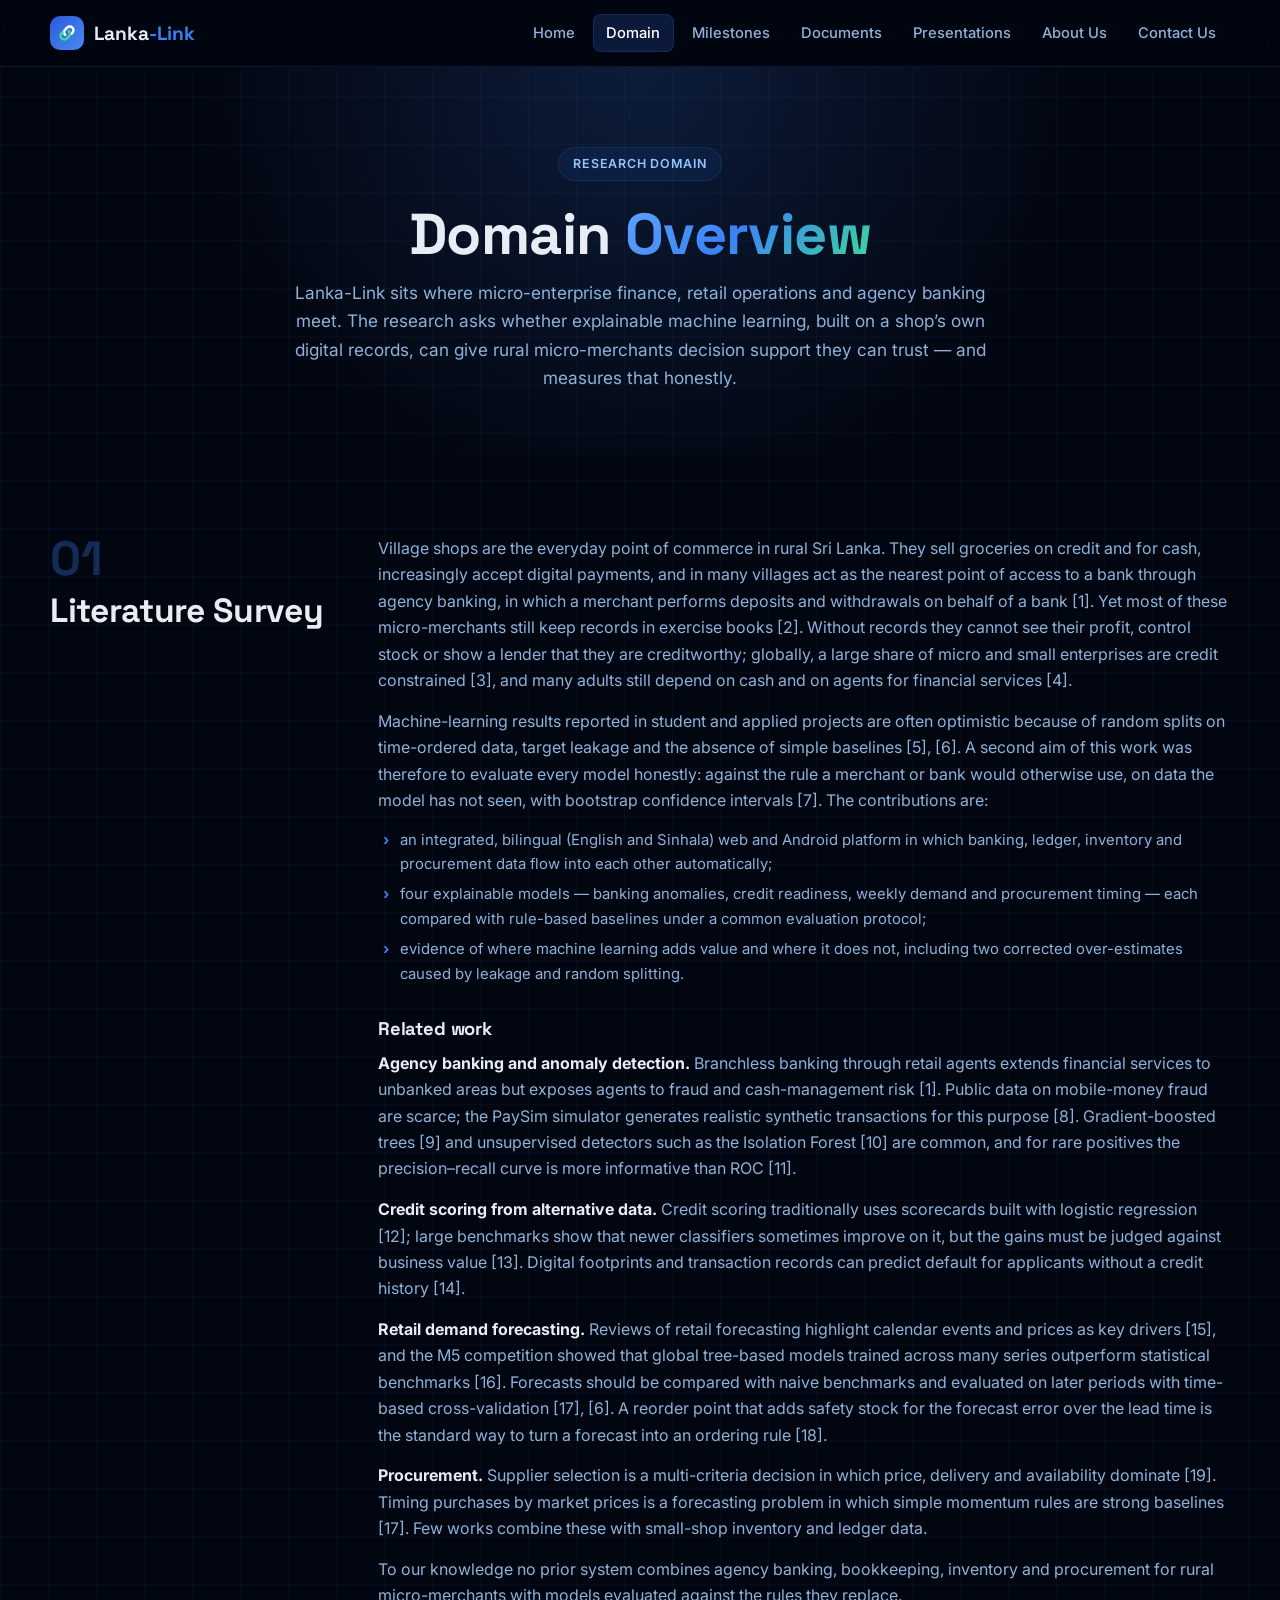
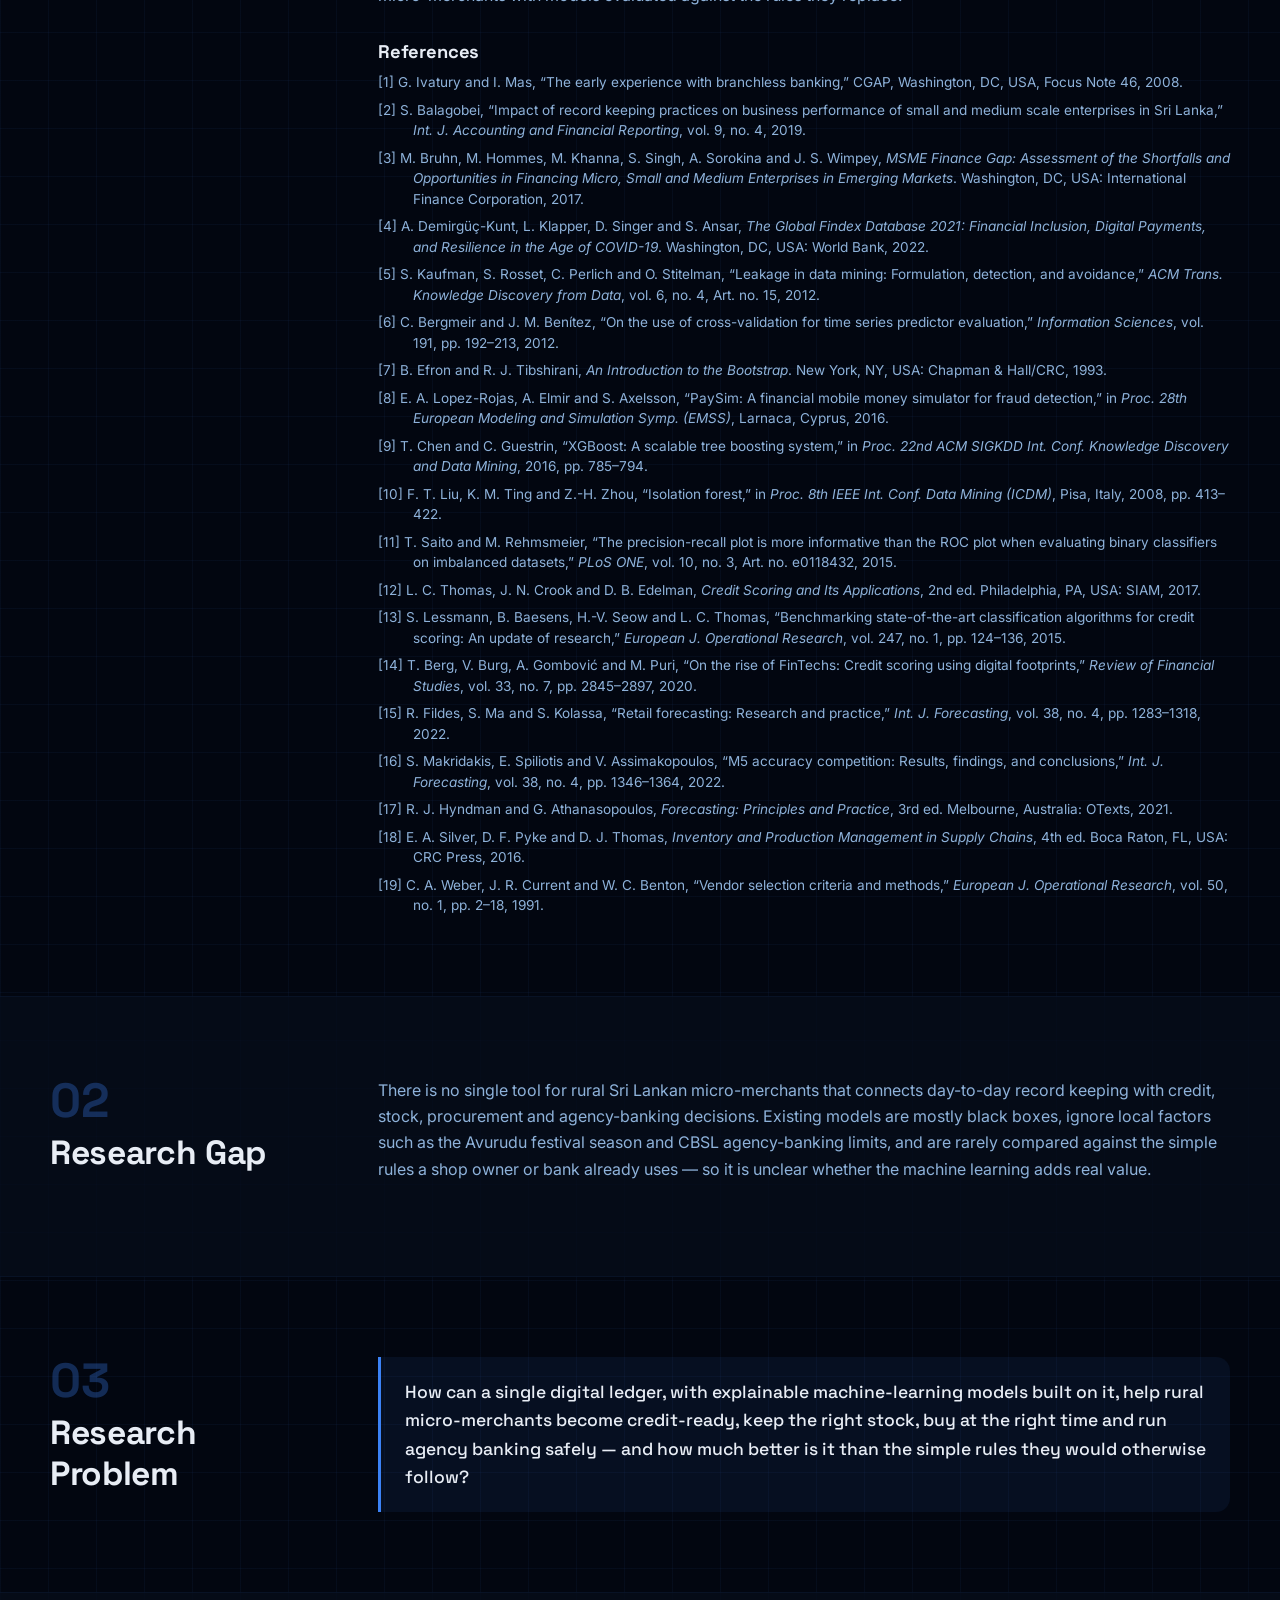
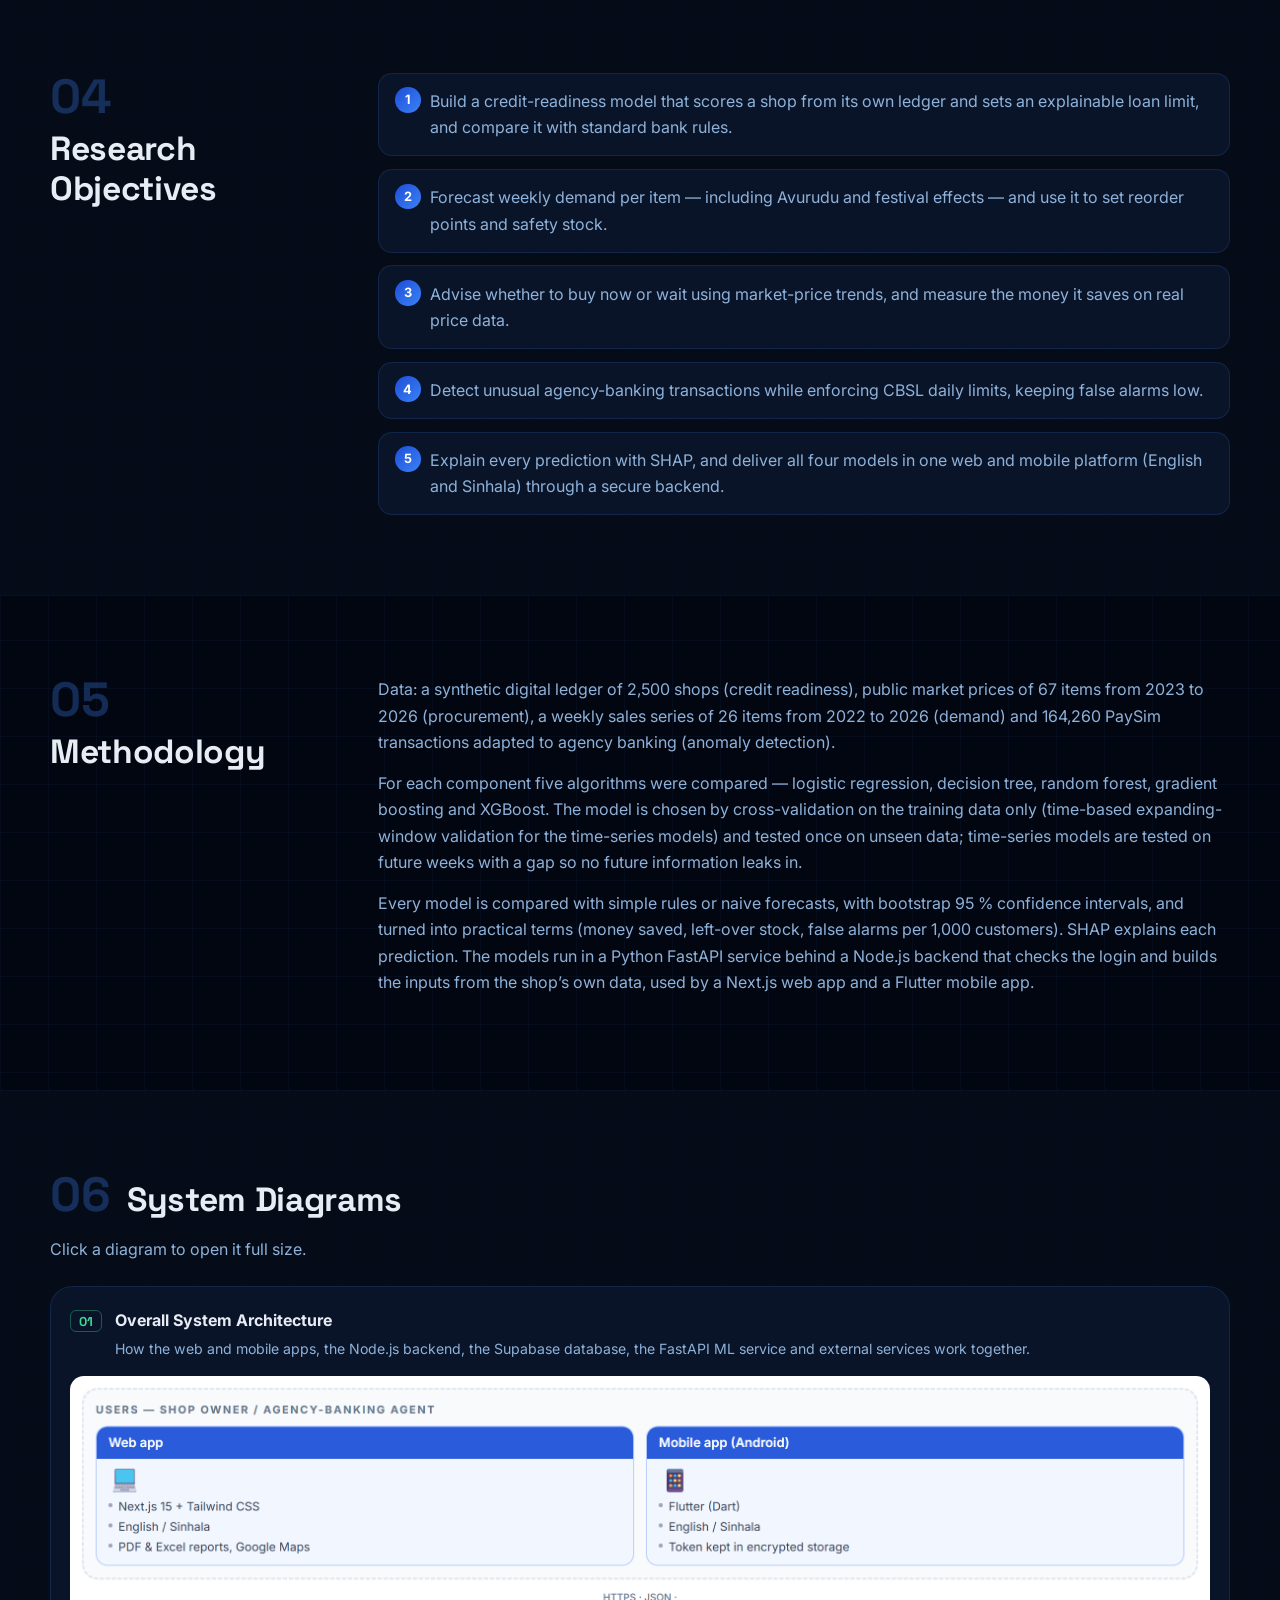
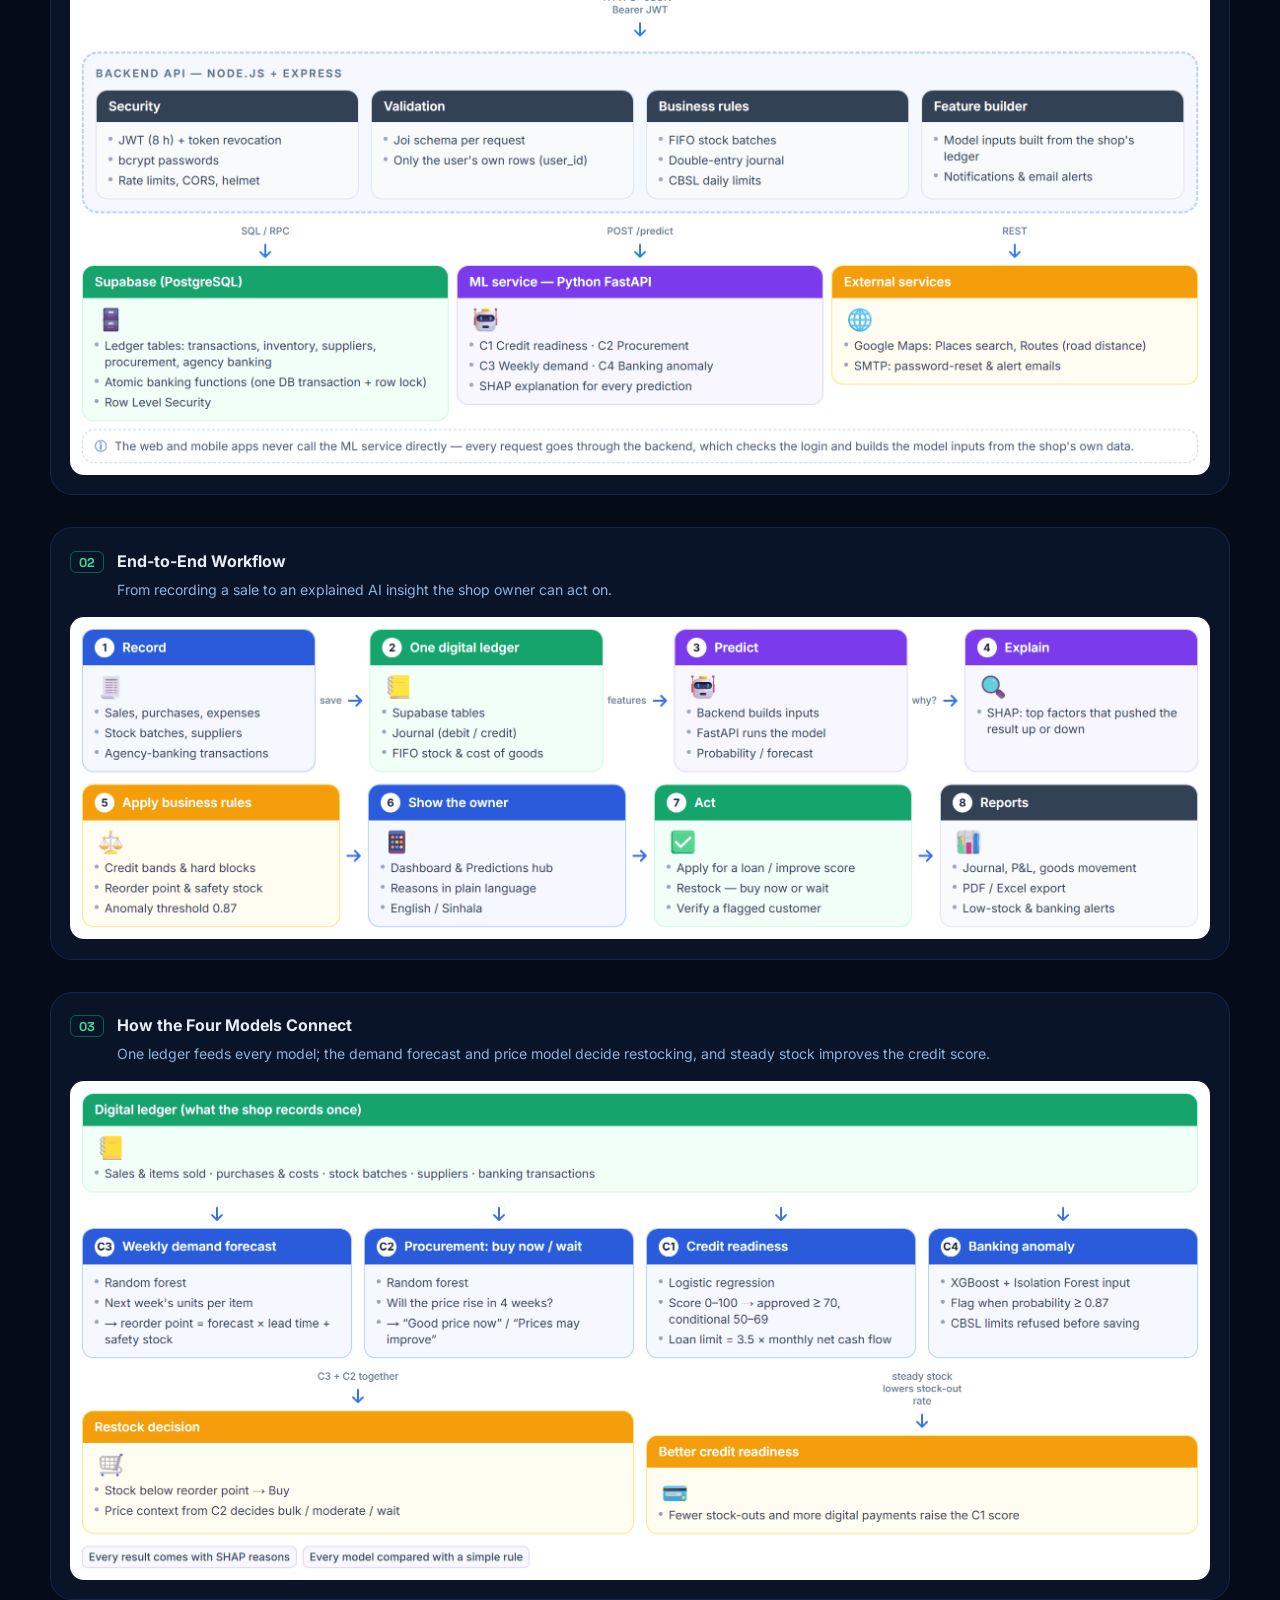
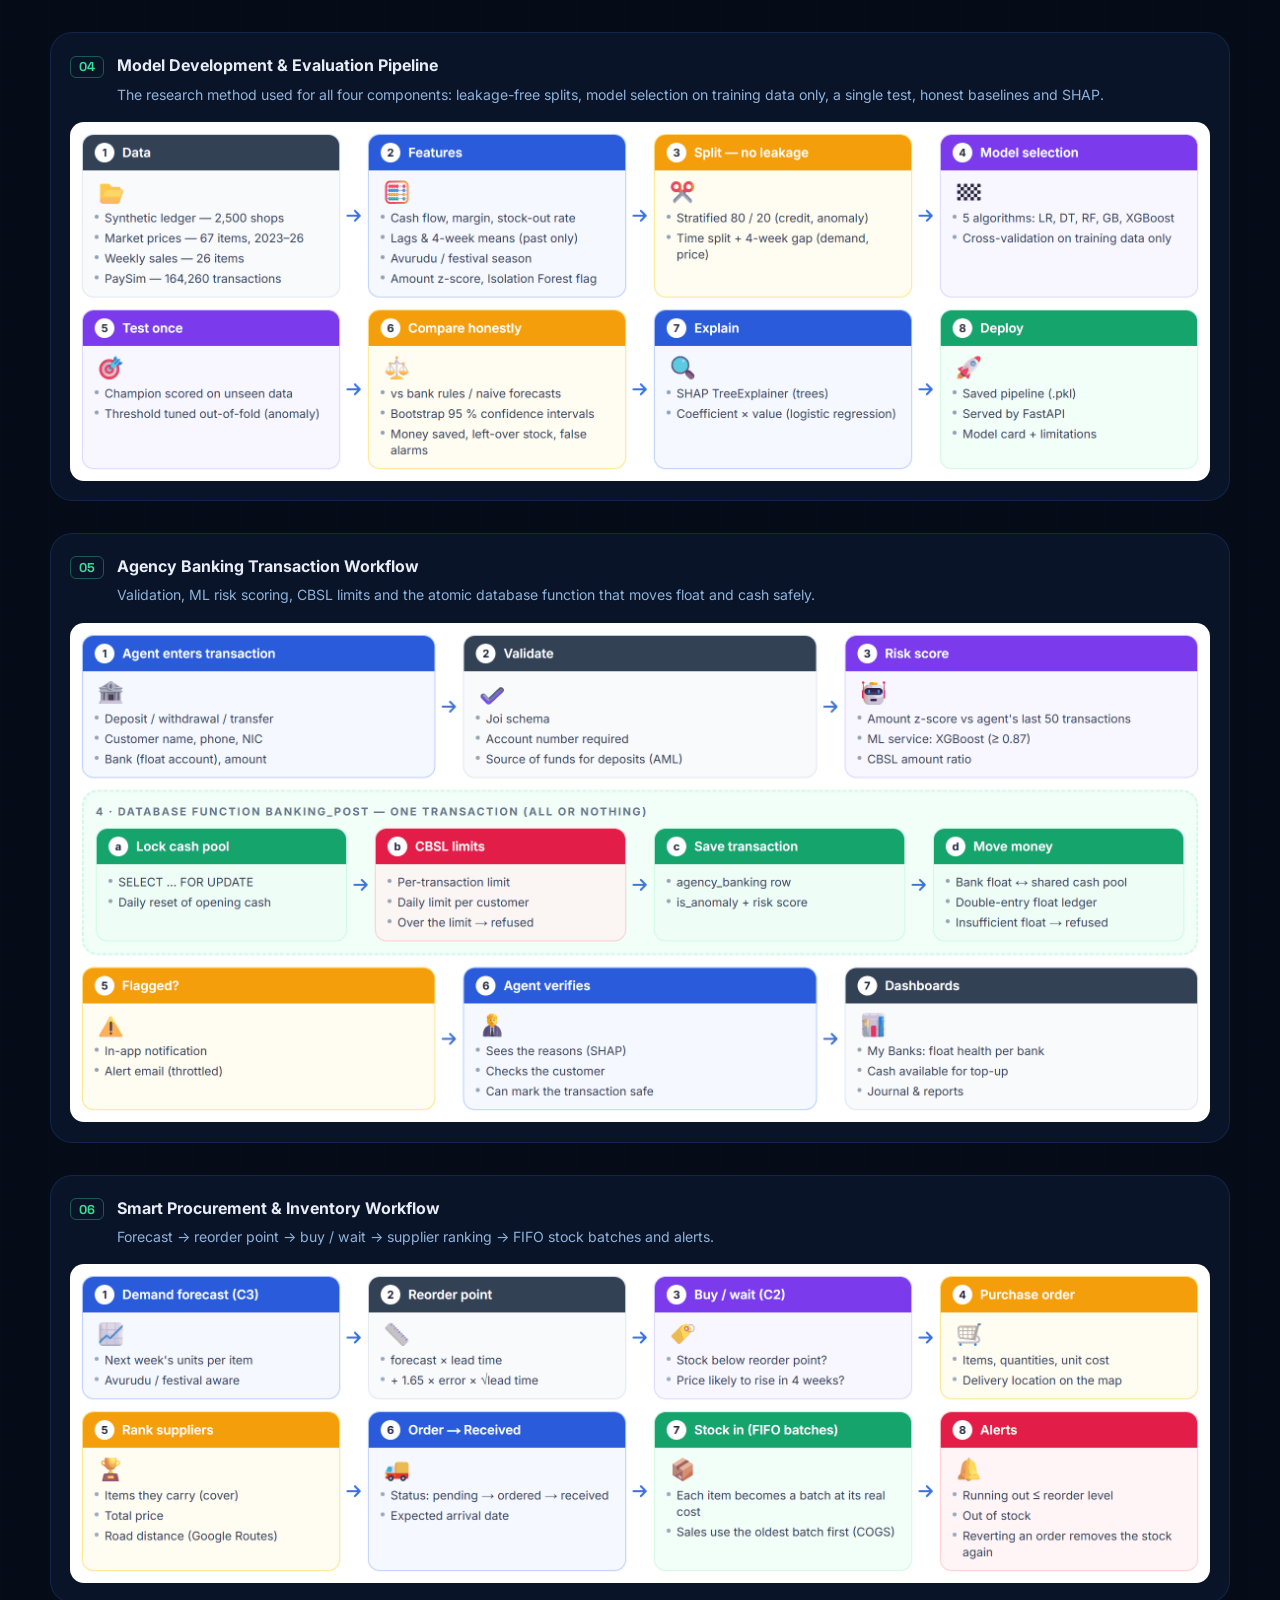
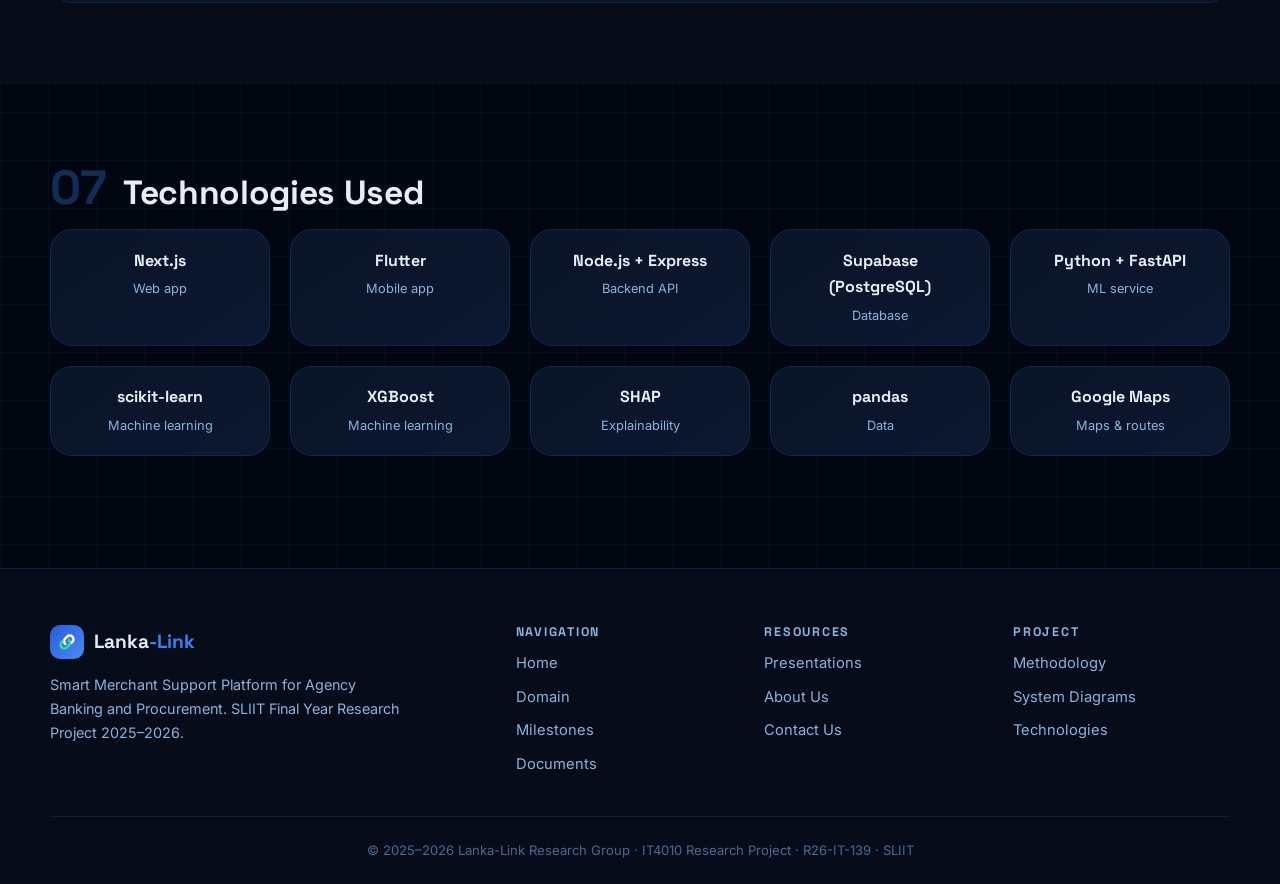
<file: static-site/domain.html>
<!DOCTYPE html>
<html lang="en">
<head>
  <meta charset="utf-8">
  <meta name="viewport" content="width=device-width, initial-scale=1">
  <!-- always send the site address with links and forms: FormSubmit refuses a form without it -->
  <meta name="referrer" content="origin">
  <title>Domain | Lanka-Link</title>
  <meta name="description" content="A digital platform with explainable machine learning for rural Sri Lankan micro-merchants">
  <link rel="icon" href="favicon.svg">
  <link rel="preconnect" href="https://fonts.googleapis.com">
  <link rel="preconnect" href="https://fonts.gstatic.com" crossorigin>
  <link rel="stylesheet" href="https://fonts.googleapis.com/css2?family=Inter:wght@400;500;600;700;800&family=Space+Grotesk:wght@500;600;700&display=swap">
  <link rel="stylesheet" href="css/style.css">
</head>
<body>
  <header class="site-header">
    <div class="container header-row">
      <a href="index.html" class="brand"><img src="favicon.svg" alt="" class="logo-mark" width="34" height="34"><span>Lanka<b>-Link</b></span></a>
      <input type="checkbox" id="nav-toggle" class="nav-toggle">
      <label for="nav-toggle" class="nav-burger" aria-label="Menu">☰</label>
      <nav class="site-nav">
        <a href="index.html">Home</a>
        <a href="domain.html" class="active" aria-current="page">Domain</a>
        <a href="milestones.html">Milestones</a>
        <a href="documents.html">Documents</a>
        <a href="presentations.html">Presentations</a>
        <a href="about.html">About Us</a>
        <a href="contact.html">Contact Us</a>
      </nav>
    </div>
  </header>

  <main>
    <section class="page-hero">
      <div class="container narrow center">
        <span class="pill">Research domain</span>
        <h1>Domain <span class="grad">Overview</span></h1>
        <p class="lead">Lanka-Link sits where micro-enterprise finance, retail operations and agency banking meet. The research asks whether explainable machine learning, built on a shop’s own digital records, can give rural micro-merchants decision support they can trust — and measures that honestly.</p>
      </div>
    </section>

    <section id="literature-survey" class="section">
      <div class="container split">
        <div class="split-head"><span class="num">01</span><h2>Literature Survey</h2></div>
        <div class="prose">
          <p>Village shops are the everyday point of commerce in rural Sri Lanka. They sell groceries on credit and for cash, increasingly accept digital payments, and in many villages act as the nearest point of access to a bank through agency banking, in which a merchant performs deposits and withdrawals on behalf of a bank [1]. Yet most of these micro-merchants still keep records in exercise books [2]. Without records they cannot see their profit, control stock or show a lender that they are creditworthy; globally, a large share of micro and small enterprises are credit constrained [3], and many adults still depend on cash and on agents for financial services [4].</p>
          <p>Machine-learning results reported in student and applied projects are often optimistic because of random splits on time-ordered data, target leakage and the absence of simple baselines [5], [6]. A second aim of this work was therefore to evaluate every model honestly: against the rule a merchant or bank would otherwise use, on data the model has not seen, with bootstrap confidence intervals [7]. The contributions are:</p>
          <ul class="ticks">
            <li>an integrated, bilingual (English and Sinhala) web and Android platform in which banking, ledger, inventory and procurement data flow into each other automatically;</li>
            <li>four explainable models — banking anomalies, credit readiness, weekly demand and procurement timing — each compared with rule-based baselines under a common evaluation protocol;</li>
            <li>evidence of where machine learning adds value and where it does not, including two corrected over-estimates caused by leakage and random splitting.</li>
          </ul>

          <h3 class="lit-head">Related work</h3>
          <p><strong>Agency banking and anomaly detection.</strong> Branchless banking through retail agents extends financial services to unbanked areas but exposes agents to fraud and cash-management risk [1]. Public data on mobile-money fraud are scarce; the PaySim simulator generates realistic synthetic transactions for this purpose [8]. Gradient-boosted trees [9] and unsupervised detectors such as the Isolation Forest [10] are common, and for rare positives the precision–recall curve is more informative than ROC [11].</p>
          <p><strong>Credit scoring from alternative data.</strong> Credit scoring traditionally uses scorecards built with logistic regression [12]; large benchmarks show that newer classifiers sometimes improve on it, but the gains must be judged against business value [13]. Digital footprints and transaction records can predict default for applicants without a credit history [14].</p>
          <p><strong>Retail demand forecasting.</strong> Reviews of retail forecasting highlight calendar events and prices as key drivers [15], and the M5 competition showed that global tree-based models trained across many series outperform statistical benchmarks [16]. Forecasts should be compared with naive benchmarks and evaluated on later periods with time-based cross-validation [17], [6]. A reorder point that adds safety stock for the forecast error over the lead time is the standard way to turn a forecast into an ordering rule [18].</p>
          <p><strong>Procurement.</strong> Supplier selection is a multi-criteria decision in which price, delivery and availability dominate [19]. Timing purchases by market prices is a forecasting problem in which simple momentum rules are strong baselines [17]. Few works combine these with small-shop inventory and ledger data.</p>
          <p>To our knowledge no prior system combines agency banking, bookkeeping, inventory and procurement for rural micro-merchants with models evaluated against the rules they replace.</p>

          <h3 class="lit-head">References</h3>
          <ol class="refs">
            <li>[1] G. Ivatury and I. Mas, “The early experience with branchless banking,” CGAP, Washington, DC, USA, Focus Note 46, 2008.</li>
            <li>[2] S. Balagobei, “Impact of record keeping practices on business performance of small and medium scale enterprises in Sri Lanka,” <em>Int. J. Accounting and Financial Reporting</em>, vol. 9, no. 4, 2019.</li>
            <li>[3] M. Bruhn, M. Hommes, M. Khanna, S. Singh, A. Sorokina and J. S. Wimpey, <em>MSME Finance Gap: Assessment of the Shortfalls and Opportunities in Financing Micro, Small and Medium Enterprises in Emerging Markets</em>. Washington, DC, USA: International Finance Corporation, 2017.</li>
            <li>[4] A. Demirgüç-Kunt, L. Klapper, D. Singer and S. Ansar, <em>The Global Findex Database 2021: Financial Inclusion, Digital Payments, and Resilience in the Age of COVID-19</em>. Washington, DC, USA: World Bank, 2022.</li>
            <li>[5] S. Kaufman, S. Rosset, C. Perlich and O. Stitelman, “Leakage in data mining: Formulation, detection, and avoidance,” <em>ACM Trans. Knowledge Discovery from Data</em>, vol. 6, no. 4, Art. no. 15, 2012.</li>
            <li>[6] C. Bergmeir and J. M. Benítez, “On the use of cross-validation for time series predictor evaluation,” <em>Information Sciences</em>, vol. 191, pp. 192–213, 2012.</li>
            <li>[7] B. Efron and R. J. Tibshirani, <em>An Introduction to the Bootstrap</em>. New York, NY, USA: Chapman &amp; Hall/CRC, 1993.</li>
            <li>[8] E. A. Lopez-Rojas, A. Elmir and S. Axelsson, “PaySim: A financial mobile money simulator for fraud detection,” in <em>Proc. 28th European Modeling and Simulation Symp. (EMSS)</em>, Larnaca, Cyprus, 2016.</li>
            <li>[9] T. Chen and C. Guestrin, “XGBoost: A scalable tree boosting system,” in <em>Proc. 22nd ACM SIGKDD Int. Conf. Knowledge Discovery and Data Mining</em>, 2016, pp. 785–794.</li>
            <li>[10] F. T. Liu, K. M. Ting and Z.-H. Zhou, “Isolation forest,” in <em>Proc. 8th IEEE Int. Conf. Data Mining (ICDM)</em>, Pisa, Italy, 2008, pp. 413–422.</li>
            <li>[11] T. Saito and M. Rehmsmeier, “The precision-recall plot is more informative than the ROC plot when evaluating binary classifiers on imbalanced datasets,” <em>PLoS ONE</em>, vol. 10, no. 3, Art. no. e0118432, 2015.</li>
            <li>[12] L. C. Thomas, J. N. Crook and D. B. Edelman, <em>Credit Scoring and Its Applications</em>, 2nd ed. Philadelphia, PA, USA: SIAM, 2017.</li>
            <li>[13] S. Lessmann, B. Baesens, H.-V. Seow and L. C. Thomas, “Benchmarking state-of-the-art classification algorithms for credit scoring: An update of research,” <em>European J. Operational Research</em>, vol. 247, no. 1, pp. 124–136, 2015.</li>
            <li>[14] T. Berg, V. Burg, A. Gombović and M. Puri, “On the rise of FinTechs: Credit scoring using digital footprints,” <em>Review of Financial Studies</em>, vol. 33, no. 7, pp. 2845–2897, 2020.</li>
            <li>[15] R. Fildes, S. Ma and S. Kolassa, “Retail forecasting: Research and practice,” <em>Int. J. Forecasting</em>, vol. 38, no. 4, pp. 1283–1318, 2022.</li>
            <li>[16] S. Makridakis, E. Spiliotis and V. Assimakopoulos, “M5 accuracy competition: Results, findings, and conclusions,” <em>Int. J. Forecasting</em>, vol. 38, no. 4, pp. 1346–1364, 2022.</li>
            <li>[17] R. J. Hyndman and G. Athanasopoulos, <em>Forecasting: Principles and Practice</em>, 3rd ed. Melbourne, Australia: OTexts, 2021.</li>
            <li>[18] E. A. Silver, D. F. Pyke and D. J. Thomas, <em>Inventory and Production Management in Supply Chains</em>, 4th ed. Boca Raton, FL, USA: CRC Press, 2016.</li>
            <li>[19] C. A. Weber, J. R. Current and W. C. Benton, “Vendor selection criteria and methods,” <em>European J. Operational Research</em>, vol. 50, no. 1, pp. 2–18, 1991.</li>
          </ol>
        </div>
      </div>
    </section>
    <section id="research-gap" class="section alt">
      <div class="container split">
        <div class="split-head"><span class="num">02</span><h2>Research Gap</h2></div>
        <div class="prose"><p>There is no single tool for rural Sri Lankan micro-merchants that connects day-to-day record keeping with credit, stock, procurement and agency-banking decisions. Existing models are mostly black boxes, ignore local factors such as the Avurudu festival season and CBSL agency-banking limits, and are rarely compared against the simple rules a shop owner or bank already uses — so it is unclear whether the machine learning adds real value.</p></div>
      </div>
    </section>
    <section id="research-problem" class="section">
      <div class="container split">
        <div class="split-head"><span class="num">03</span><h2>Research Problem</h2></div>
        <div class="prose"><blockquote>How can a single digital ledger, with explainable machine-learning models built on it, help rural micro-merchants become credit-ready, keep the right stock, buy at the right time and run agency banking safely — and how much better is it than the simple rules they would otherwise follow?</blockquote></div>
      </div>
    </section>
    <section id="objectives" class="section alt">
      <div class="container split">
        <div class="split-head"><span class="num">04</span><h2>Research Objectives</h2></div>
        <div class="prose"><ol class="objectives"><li>Build a credit-readiness model that scores a shop from its own ledger and sets an explainable loan limit, and compare it with standard bank rules.</li><li>Forecast weekly demand per item — including Avurudu and festival effects — and use it to set reorder points and safety stock.</li><li>Advise whether to buy now or wait using market-price trends, and measure the money it saves on real price data.</li><li>Detect unusual agency-banking transactions while enforcing CBSL daily limits, keeping false alarms low.</li><li>Explain every prediction with SHAP, and deliver all four models in one web and mobile platform (English and Sinhala) through a secure backend.</li></ol></div>
      </div>
    </section>
    <section id="methodology" class="section">
      <div class="container split">
        <div class="split-head"><span class="num">05</span><h2>Methodology</h2></div>
        <div class="prose"><p>Data: a synthetic digital ledger of 2,500 shops (credit readiness), public market prices of 67 items from 2023 to 2026 (procurement), a weekly sales series of 26 items from 2022 to 2026 (demand) and 164,260 PaySim transactions adapted to agency banking (anomaly detection).</p><p>For each component five algorithms were compared — logistic regression, decision tree, random forest, gradient boosting and XGBoost. The model is chosen by cross-validation on the training data only (time-based expanding-window validation for the time-series models) and tested once on unseen data; time-series models are tested on future weeks with a gap so no future information leaks in.</p><p>Every model is compared with simple rules or naive forecasts, with bootstrap 95 % confidence intervals, and turned into practical terms (money saved, left-over stock, false alarms per 1,000 customers). SHAP explains each prediction. The models run in a Python FastAPI service behind a Node.js backend that checks the login and builds the inputs from the shop’s own data, used by a Next.js web app and a Flutter mobile app.</p></div>
      </div>
    </section>

    <section id="diagrams" class="section alt">
      <div class="container">
        <div class="split-head inline"><span class="num">06</span><h2>System Diagrams</h2></div>
        <p class="muted">Click a diagram to open it full size.</p>
        <div class="diagrams">
        <figure id="architecture" class="diagram">
          <figcaption><span class="code">01</span><b>Overall System Architecture</b><span class="muted">How the web and mobile apps, the Node.js backend, the Supabase database, the FastAPI ML service and
                    external services work together.</span></figcaption>
          <a href="images/diagrams/diagram-1.png" target="_blank" title="Open full size"><img src="images/diagrams/diagram-1.png" alt="Overall System Architecture" loading="lazy"></a>
        </figure>
        <figure id="end-to-end" class="diagram">
          <figcaption><span class="code">02</span><b>End-to-End Workflow</b><span class="muted">From recording a sale to an explained AI insight the shop owner can act on.</span></figcaption>
          <a href="images/diagrams/diagram-2.png" target="_blank" title="Open full size"><img src="images/diagrams/diagram-2.png" alt="End-to-End Workflow" loading="lazy"></a>
        </figure>
        <figure id="models" class="diagram">
          <figcaption><span class="code">03</span><b>How the Four Models Connect</b><span class="muted">One ledger feeds every model; the demand forecast and price model decide restocking, and steady
                    stock improves the credit score.</span></figcaption>
          <a href="images/diagrams/diagram-3.png" target="_blank" title="Open full size"><img src="images/diagrams/diagram-3.png" alt="How the Four Models Connect" loading="lazy"></a>
        </figure>
        <figure id="ml-pipeline" class="diagram">
          <figcaption><span class="code">04</span><b>Model Development &amp; Evaluation Pipeline</b><span class="muted">The research method used for all four components: leakage-free splits, model selection on training
                    data only, a single test, honest baselines and SHAP.</span></figcaption>
          <a href="images/diagrams/diagram-4.png" target="_blank" title="Open full size"><img src="images/diagrams/diagram-4.png" alt="Model Development &amp; Evaluation Pipeline" loading="lazy"></a>
        </figure>
        <figure id="banking" class="diagram">
          <figcaption><span class="code">05</span><b>Agency Banking Transaction Workflow</b><span class="muted">Validation, ML risk scoring, CBSL limits and the atomic database function that moves float and cash
                    safely.</span></figcaption>
          <a href="images/diagrams/diagram-5.png" target="_blank" title="Open full size"><img src="images/diagrams/diagram-5.png" alt="Agency Banking Transaction Workflow" loading="lazy"></a>
        </figure>
        <figure id="procurement" class="diagram">
          <figcaption><span class="code">06</span><b>Smart Procurement &amp; Inventory Workflow</b><span class="muted">Forecast → reorder point → buy / wait → supplier ranking → FIFO stock batches and alerts.</span></figcaption>
          <a href="images/diagrams/diagram-6.png" target="_blank" title="Open full size"><img src="images/diagrams/diagram-6.png" alt="Smart Procurement &amp; Inventory Workflow" loading="lazy"></a>
        </figure>
        </div>
      </div>
    </section>

    <section id="technologies" class="section">
      <div class="container">
        <div class="split-head inline"><span class="num">07</span><h2>Technologies Used</h2></div>
        <div class="grid g5"><div class="card tech"><b>Next.js</b><span>Web app</span></div><div class="card tech"><b>Flutter</b><span>Mobile app</span></div><div class="card tech"><b>Node.js + Express</b><span>Backend API</span></div><div class="card tech"><b>Supabase (PostgreSQL)</b><span>Database</span></div><div class="card tech"><b>Python + FastAPI</b><span>ML service</span></div><div class="card tech"><b>scikit-learn</b><span>Machine learning</span></div><div class="card tech"><b>XGBoost</b><span>Machine learning</span></div><div class="card tech"><b>SHAP</b><span>Explainability</span></div><div class="card tech"><b>pandas</b><span>Data</span></div><div class="card tech"><b>Google Maps</b><span>Maps &amp; routes</span></div></div>
      </div>
    </section>
  </main>

  <footer class="site-footer">
    <div class="container footer-grid">
      <div>
        <a href="index.html" class="brand"><img src="favicon.svg" alt="" class="logo-mark" width="34" height="34"><span>Lanka<b>-Link</b></span></a>
        <p class="muted">Smart Merchant Support Platform for Agency Banking and Procurement. SLIIT Final Year Research Project 2025–2026.</p>
      </div>
      <div><h4>Navigation</h4><ul><li><a href="index.html">Home</a></li><li><a href="domain.html">Domain</a></li><li><a href="milestones.html">Milestones</a></li><li><a href="documents.html">Documents</a></li></ul></div>
      <div><h4>Resources</h4><ul><li><a href="presentations.html">Presentations</a></li><li><a href="about.html">About Us</a></li><li><a href="contact.html">Contact Us</a></li></ul></div>
      <div><h4>Project</h4><ul>
        <li><a href="domain.html#methodology">Methodology</a></li>
        <li><a href="domain.html#diagrams">System Diagrams</a></li>
        <li><a href="domain.html#technologies">Technologies</a></li>
      </ul></div>
    </div>
    <div class="container footer-bottom">© 2025–2026 Lanka-Link Research Group · IT4010 Research Project · R26-IT-139 · SLIIT</div>
  </footer>
</body>
</html>
</file>
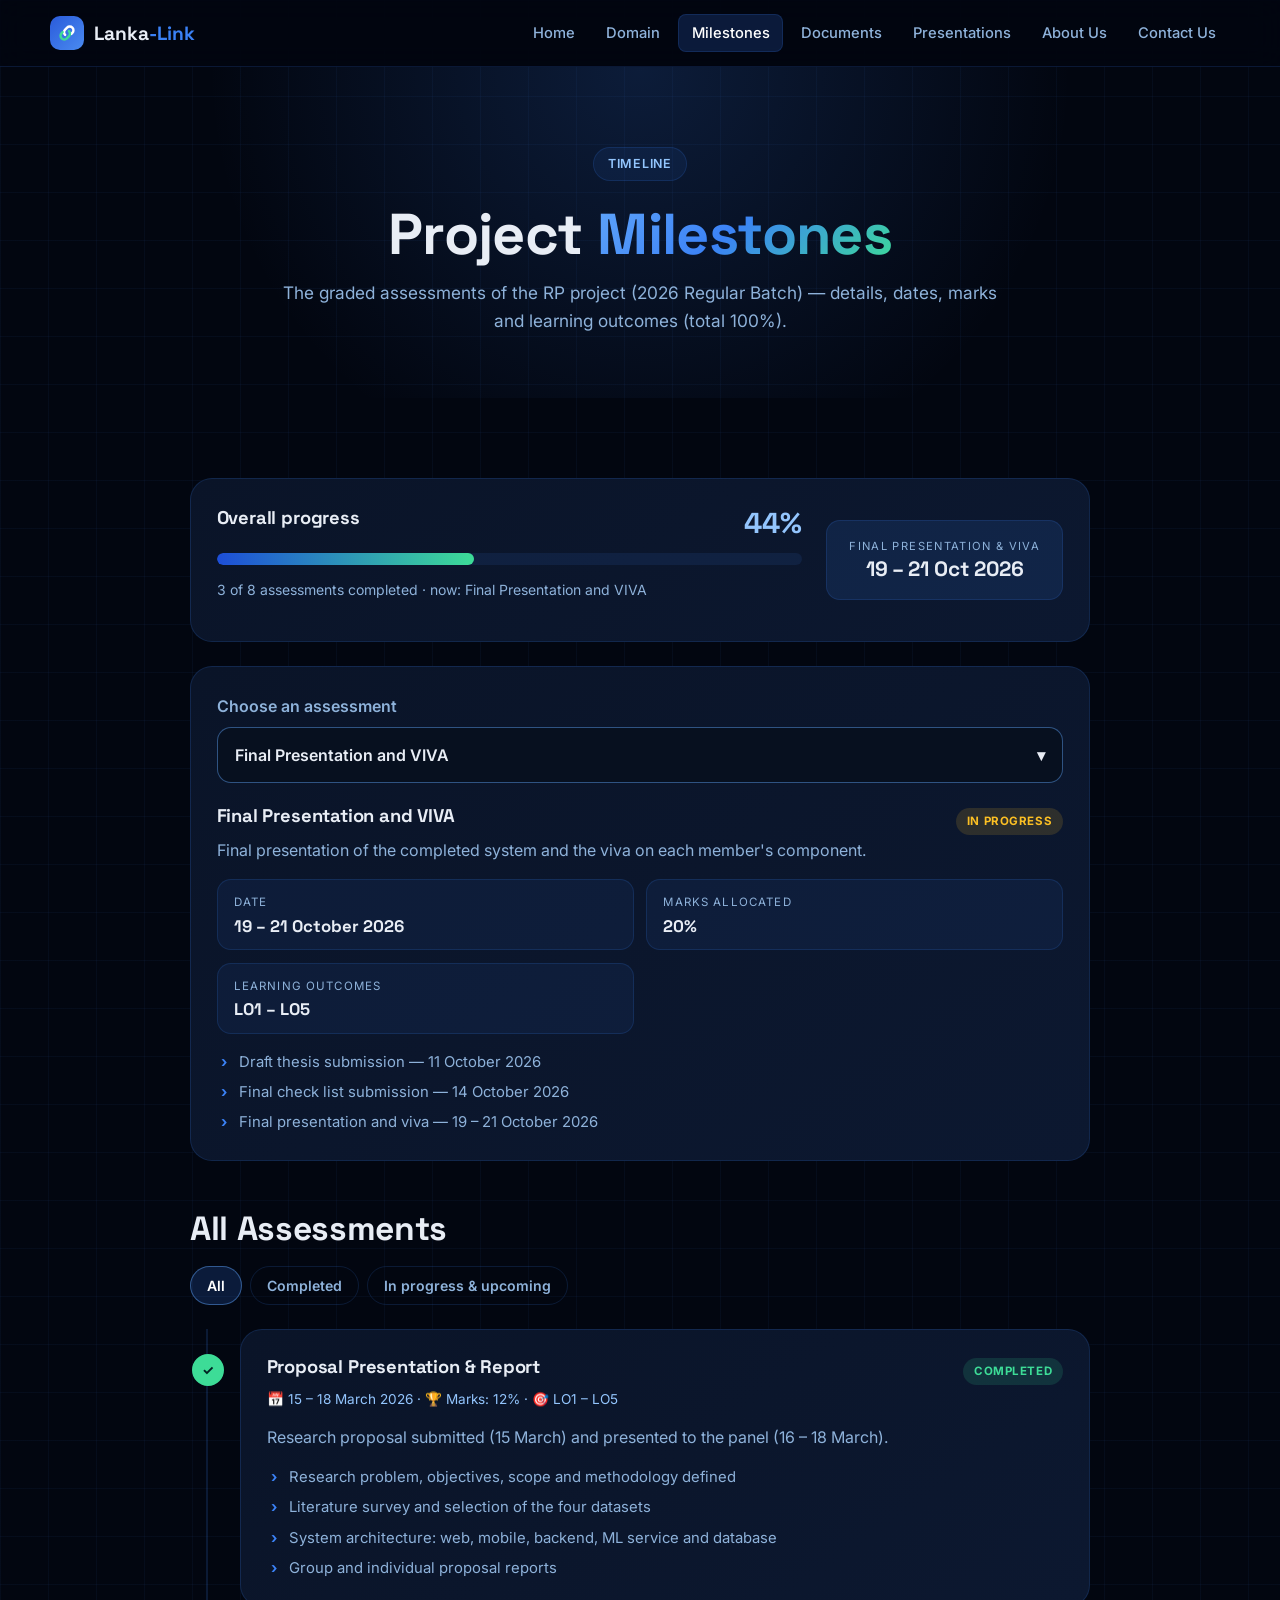
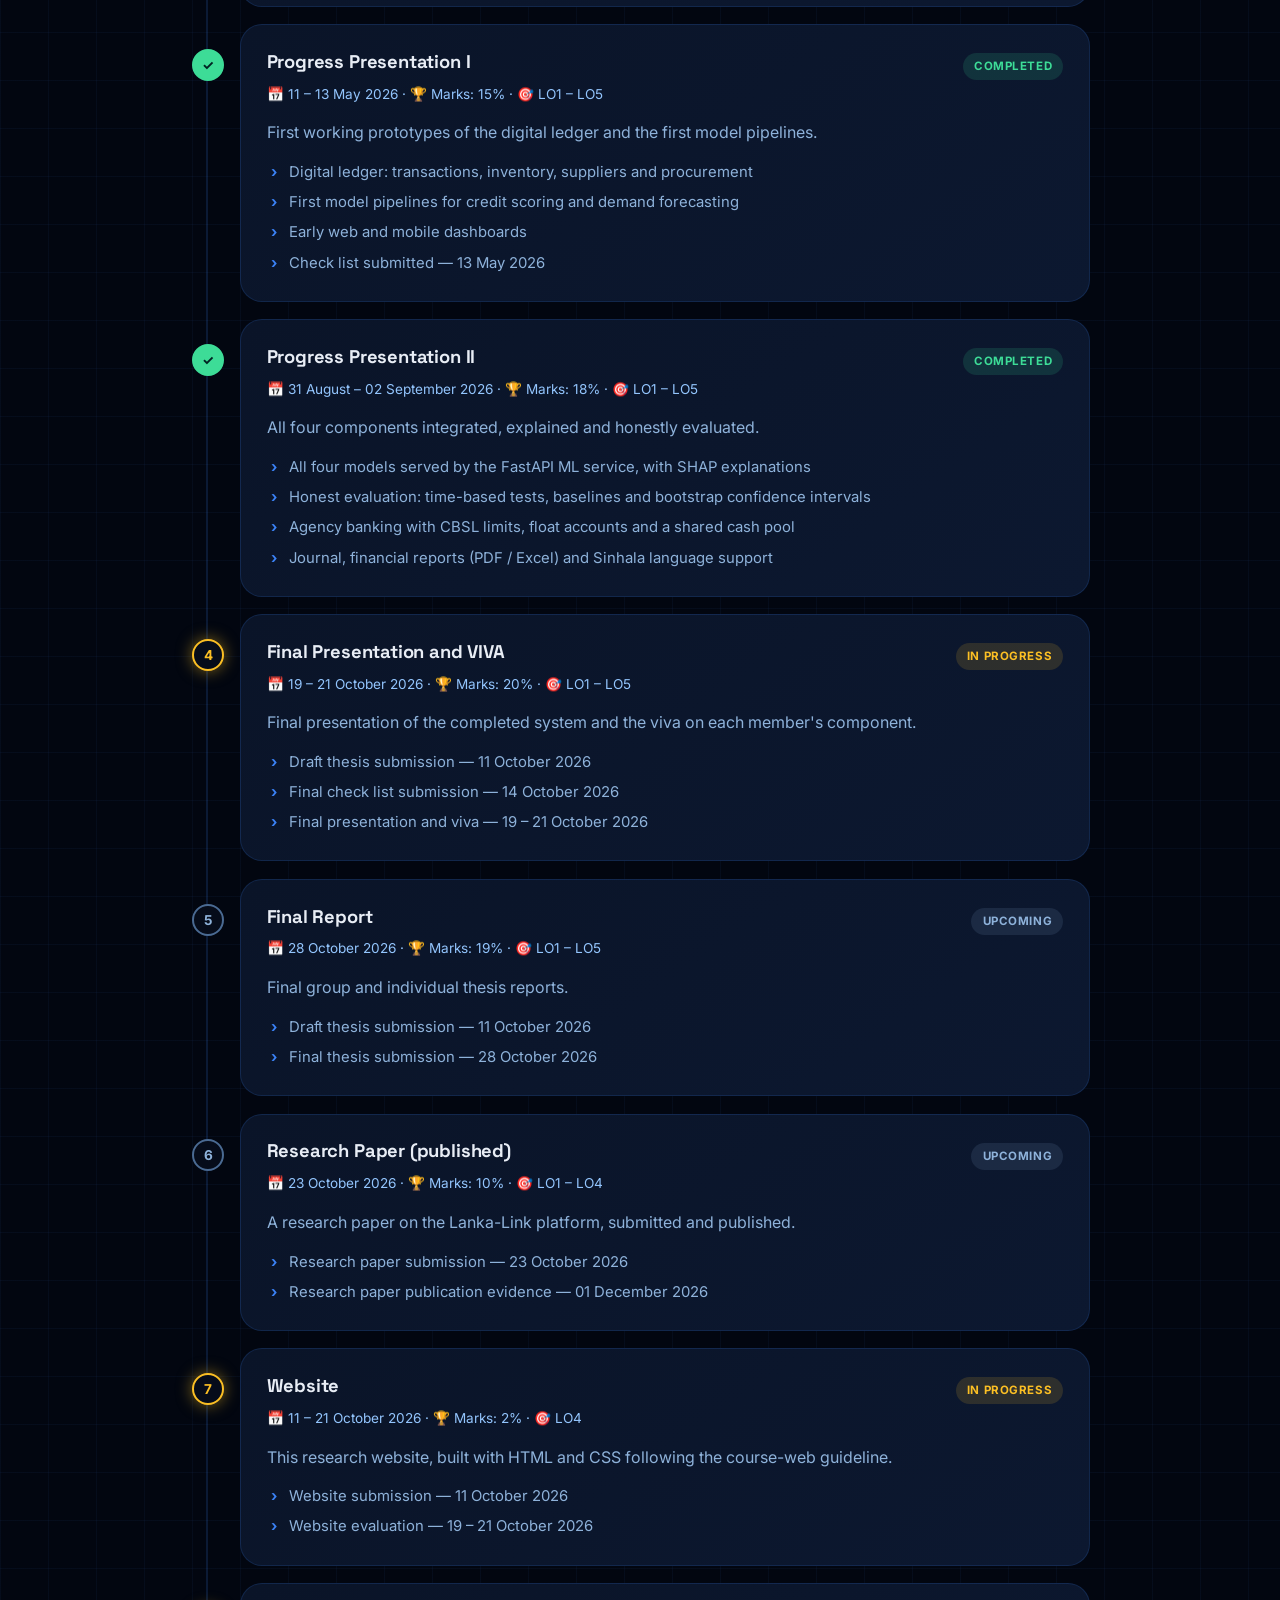
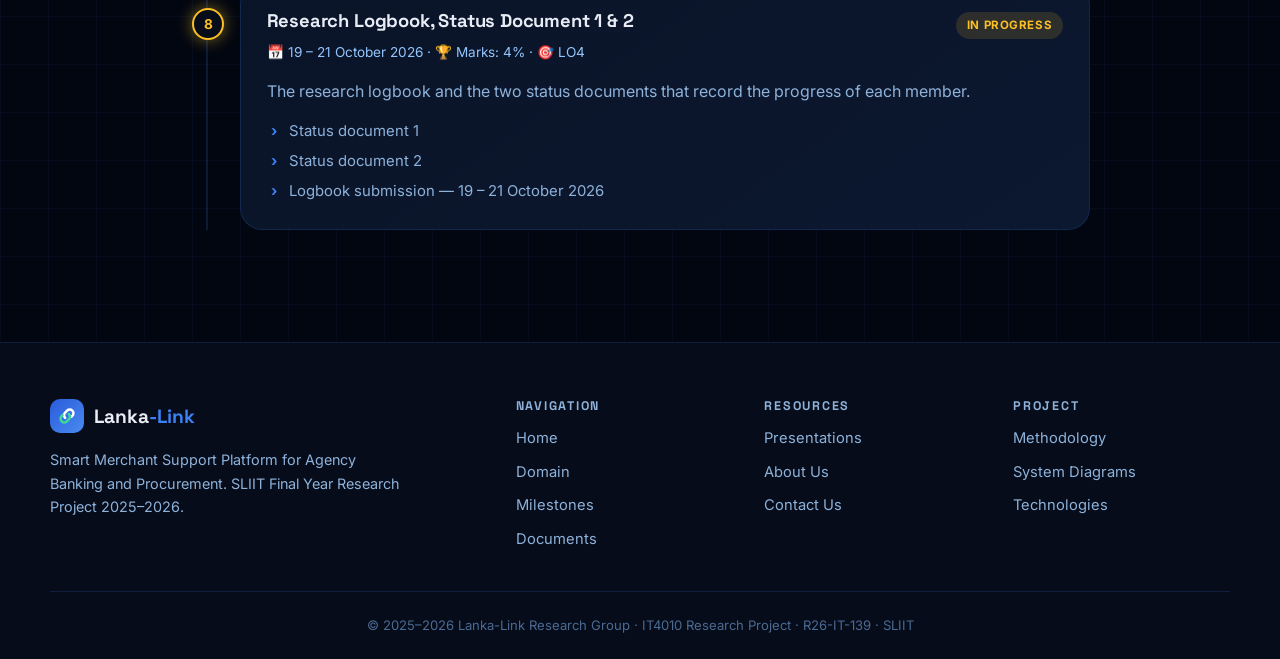
<file: static-site/milestones.html>
<!DOCTYPE html>
<html lang="en">
<head>
  <meta charset="utf-8">
  <meta name="viewport" content="width=device-width, initial-scale=1">
  <!-- always send the site address with links and forms: FormSubmit refuses a form without it -->
  <meta name="referrer" content="origin">
  <title>Milestones | Lanka-Link</title>
  <meta name="description" content="A digital platform with explainable machine learning for rural Sri Lankan micro-merchants">
  <link rel="icon" href="favicon.svg">
  <link rel="preconnect" href="https://fonts.googleapis.com">
  <link rel="preconnect" href="https://fonts.gstatic.com" crossorigin>
  <link rel="stylesheet" href="https://fonts.googleapis.com/css2?family=Inter:wght@400;500;600;700;800&family=Space+Grotesk:wght@500;600;700&display=swap">
  <link rel="stylesheet" href="css/style.css">
</head>
<body>
  <header class="site-header">
    <div class="container header-row">
      <a href="index.html" class="brand"><img src="favicon.svg" alt="" class="logo-mark" width="34" height="34"><span>Lanka<b>-Link</b></span></a>
      <input type="checkbox" id="nav-toggle" class="nav-toggle">
      <label for="nav-toggle" class="nav-burger" aria-label="Menu">☰</label>
      <nav class="site-nav">
        <a href="index.html">Home</a>
        <a href="domain.html">Domain</a>
        <a href="milestones.html" class="active" aria-current="page">Milestones</a>
        <a href="documents.html">Documents</a>
        <a href="presentations.html">Presentations</a>
        <a href="about.html">About Us</a>
        <a href="contact.html">Contact Us</a>
      </nav>
    </div>
  </header>

  <main>
    <section class="page-hero">
      <div class="container narrow center">
        <span class="pill">Timeline</span>
        <h1>Project <span class="grad">Milestones</span></h1>
        <p class="lead">The graded assessments of the RP project (2026 Regular Batch) — details, dates, marks and learning outcomes (total 100%).</p>
      </div>
    </section>

    <section class="section">
      <div class="container narrow">
        <div class="card progress-card">
          <div>
            <div class="row-between"><h3>Overall progress</h3><b class="big">44%</b></div>
            <div class="progress"><i style="width:44%"></i></div>
            <p class="muted small">3 of 8 assessments completed · now: Final Presentation and VIVA</p>
          </div>
          <div class="viva"><span>Final presentation &amp; viva</span><b>19 – 21 Oct 2026</b></div>
        </div>

        <div class="card ms-picker">
          <style>.ms-picker:has(#a-proposal-presentation-report:target) .ms-label[data-for="a-proposal-presentation-report"]{display:inline}.ms-picker:has(#a-progress-presentation-i:target) .ms-label[data-for="a-progress-presentation-i"]{display:inline}.ms-picker:has(#a-progress-presentation-ii:target) .ms-label[data-for="a-progress-presentation-ii"]{display:inline}.ms-picker:has(#a-final-presentation-and-viva:target) .ms-label[data-for="a-final-presentation-and-viva"]{display:inline}.ms-picker:has(#a-final-report:target) .ms-label[data-for="a-final-report"]{display:inline}.ms-picker:has(#a-research-paper-published:target) .ms-label[data-for="a-research-paper-published"]{display:inline}.ms-picker:has(#a-website:target) .ms-label[data-for="a-website"]{display:inline}.ms-picker:has(#a-research-logbook-status-document-1-2:target) .ms-label[data-for="a-research-logbook-status-document-1-2"]{display:inline}</style>
          <p class="label">Choose an assessment</p>
          <div class="ms-dropdown" tabindex="0">
            <span class="ms-button"><span class="ms-label" data-for="a-proposal-presentation-report">Proposal Presentation &amp; Report</span><span class="ms-label" data-for="a-progress-presentation-i">Progress Presentation I</span><span class="ms-label" data-for="a-progress-presentation-ii">Progress Presentation II</span><span class="ms-label is-default" data-for="a-final-presentation-and-viva">Final Presentation and VIVA</span><span class="ms-label" data-for="a-final-report">Final Report</span><span class="ms-label" data-for="a-research-paper-published">Research Paper (published)</span><span class="ms-label" data-for="a-website">Website</span><span class="ms-label" data-for="a-research-logbook-status-document-1-2">Research Logbook, Status Document 1 &amp; 2</span><span class="caret">▾</span></span>
            <ul><li><a href="#a-proposal-presentation-report">Proposal Presentation &amp; Report</a></li><li><a href="#a-progress-presentation-i">Progress Presentation I</a></li><li><a href="#a-progress-presentation-ii">Progress Presentation II</a></li><li><a href="#a-final-presentation-and-viva">Final Presentation and VIVA</a></li><li><a href="#a-final-report">Final Report</a></li><li><a href="#a-research-paper-published">Research Paper (published)</a></li><li><a href="#a-website">Website</a></li><li><a href="#a-research-logbook-status-document-1-2">Research Logbook, Status Document 1 &amp; 2</a></li></ul>
          </div>
          <div class="ms-panels">
          <section id="a-proposal-presentation-report" class="ms-panel">
            <div class="row-between"><h3>Proposal Presentation &amp; Report</h3><span class="status s-done">Completed</span></div>
            <p class="muted">Research proposal submitted (15 March) and presented to the panel (16 – 18 March).</p>
            <dl class="facts"><div><dt>Date</dt><dd>15 – 18 March 2026</dd></div><div><dt>Marks allocated</dt><dd>12%</dd></div><div><dt>Learning outcomes</dt><dd>LO1 – LO5</dd></div></dl>
            <ul class="ticks"><li>Research problem, objectives, scope and methodology defined</li><li>Literature survey and selection of the four datasets</li><li>System architecture: web, mobile, backend, ML service and database</li><li>Group and individual proposal reports</li></ul>
          </section>
          <section id="a-progress-presentation-i" class="ms-panel">
            <div class="row-between"><h3>Progress Presentation I</h3><span class="status s-done">Completed</span></div>
            <p class="muted">First working prototypes of the digital ledger and the first model pipelines.</p>
            <dl class="facts"><div><dt>Date</dt><dd>11 – 13 May 2026</dd></div><div><dt>Marks allocated</dt><dd>15%</dd></div><div><dt>Learning outcomes</dt><dd>LO1 – LO5</dd></div></dl>
            <ul class="ticks"><li>Digital ledger: transactions, inventory, suppliers and procurement</li><li>First model pipelines for credit scoring and demand forecasting</li><li>Early web and mobile dashboards</li><li>Check list submitted — 13 May 2026</li></ul>
          </section>
          <section id="a-progress-presentation-ii" class="ms-panel">
            <div class="row-between"><h3>Progress Presentation II</h3><span class="status s-done">Completed</span></div>
            <p class="muted">All four components integrated, explained and honestly evaluated.</p>
            <dl class="facts"><div><dt>Date</dt><dd>31 August – 02 September 2026</dd></div><div><dt>Marks allocated</dt><dd>18%</dd></div><div><dt>Learning outcomes</dt><dd>LO1 – LO5</dd></div></dl>
            <ul class="ticks"><li>All four models served by the FastAPI ML service, with SHAP explanations</li><li>Honest evaluation: time-based tests, baselines and bootstrap confidence intervals</li><li>Agency banking with CBSL limits, float accounts and a shared cash pool</li><li>Journal, financial reports (PDF / Excel) and Sinhala language support</li></ul>
          </section>
          <section id="a-final-presentation-and-viva" class="ms-panel is-default">
            <div class="row-between"><h3>Final Presentation and VIVA</h3><span class="status s-current">In progress</span></div>
            <p class="muted">Final presentation of the completed system and the viva on each member&#x27;s component.</p>
            <dl class="facts"><div><dt>Date</dt><dd>19 – 21 October 2026</dd></div><div><dt>Marks allocated</dt><dd>20%</dd></div><div><dt>Learning outcomes</dt><dd>LO1 – LO5</dd></div></dl>
            <ul class="ticks"><li>Draft thesis submission — 11 October 2026</li><li>Final check list submission — 14 October 2026</li><li>Final presentation and viva — 19 – 21 October 2026</li></ul>
          </section>
          <section id="a-final-report" class="ms-panel">
            <div class="row-between"><h3>Final Report</h3><span class="status s-upcoming">Upcoming</span></div>
            <p class="muted">Final group and individual thesis reports.</p>
            <dl class="facts"><div><dt>Date</dt><dd>28 October 2026</dd></div><div><dt>Marks allocated</dt><dd>19%</dd></div><div><dt>Learning outcomes</dt><dd>LO1 – LO5</dd></div></dl>
            <ul class="ticks"><li>Draft thesis submission — 11 October 2026</li><li>Final thesis submission — 28 October 2026</li></ul>
          </section>
          <section id="a-research-paper-published" class="ms-panel">
            <div class="row-between"><h3>Research Paper (published)</h3><span class="status s-upcoming">Upcoming</span></div>
            <p class="muted">A research paper on the Lanka-Link platform, submitted and published.</p>
            <dl class="facts"><div><dt>Date</dt><dd>23 October 2026</dd></div><div><dt>Marks allocated</dt><dd>10%</dd></div><div><dt>Learning outcomes</dt><dd>LO1 – LO4</dd></div></dl>
            <ul class="ticks"><li>Research paper submission — 23 October 2026</li><li>Research paper publication evidence — 01 December 2026</li></ul>
          </section>
          <section id="a-website" class="ms-panel">
            <div class="row-between"><h3>Website</h3><span class="status s-current">In progress</span></div>
            <p class="muted">This research website, built with HTML and CSS following the course-web guideline.</p>
            <dl class="facts"><div><dt>Date</dt><dd>11 – 21 October 2026</dd></div><div><dt>Marks allocated</dt><dd>2%</dd></div><div><dt>Learning outcomes</dt><dd>LO4</dd></div></dl>
            <ul class="ticks"><li>Website submission — 11 October 2026</li><li>Website evaluation — 19 – 21 October 2026</li></ul>
          </section>
          <section id="a-research-logbook-status-document-1-2" class="ms-panel">
            <div class="row-between"><h3>Research Logbook, Status Document 1 &amp; 2</h3><span class="status s-current">In progress</span></div>
            <p class="muted">The research logbook and the two status documents that record the progress of each member.</p>
            <dl class="facts"><div><dt>Date</dt><dd>19 – 21 October 2026</dd></div><div><dt>Marks allocated</dt><dd>4%</dd></div><div><dt>Learning outcomes</dt><dd>LO4</dd></div></dl>
            <ul class="ticks"><li>Status document 1</li><li>Status document 2</li><li>Logbook submission — 19 – 21 October 2026</li></ul>
          </section>
          </div>
        </div>

        <h2 class="mt">All Assessments</h2>
        <input type="radio" name="f" id="f-all" class="filter-input" checked>
        <input type="radio" name="f" id="f-done" class="filter-input">
        <input type="radio" name="f" id="f-next" class="filter-input">
        <div class="filters">
          <label for="f-all">All</label><label for="f-done">Completed</label><label for="f-next">In progress &amp; upcoming</label>
        </div>
        <div class="timeline">
          <article class="card tl-item tl-done">
            <span class="tl-dot">✓</span>
            <div class="row-between"><h3>Proposal Presentation &amp; Report</h3><span class="status s-done">Completed</span></div>
            <p class="meta">📅 15 – 18 March 2026 · 🏆 Marks: 12% · 🎯 LO1 – LO5</p>
            <p>Research proposal submitted (15 March) and presented to the panel (16 – 18 March).</p>
            <ul class="ticks"><li>Research problem, objectives, scope and methodology defined</li><li>Literature survey and selection of the four datasets</li><li>System architecture: web, mobile, backend, ML service and database</li><li>Group and individual proposal reports</li></ul>
          </article>
          <article class="card tl-item tl-done">
            <span class="tl-dot">✓</span>
            <div class="row-between"><h3>Progress Presentation I</h3><span class="status s-done">Completed</span></div>
            <p class="meta">📅 11 – 13 May 2026 · 🏆 Marks: 15% · 🎯 LO1 – LO5</p>
            <p>First working prototypes of the digital ledger and the first model pipelines.</p>
            <ul class="ticks"><li>Digital ledger: transactions, inventory, suppliers and procurement</li><li>First model pipelines for credit scoring and demand forecasting</li><li>Early web and mobile dashboards</li><li>Check list submitted — 13 May 2026</li></ul>
          </article>
          <article class="card tl-item tl-done">
            <span class="tl-dot">✓</span>
            <div class="row-between"><h3>Progress Presentation II</h3><span class="status s-done">Completed</span></div>
            <p class="meta">📅 31 August – 02 September 2026 · 🏆 Marks: 18% · 🎯 LO1 – LO5</p>
            <p>All four components integrated, explained and honestly evaluated.</p>
            <ul class="ticks"><li>All four models served by the FastAPI ML service, with SHAP explanations</li><li>Honest evaluation: time-based tests, baselines and bootstrap confidence intervals</li><li>Agency banking with CBSL limits, float accounts and a shared cash pool</li><li>Journal, financial reports (PDF / Excel) and Sinhala language support</li></ul>
          </article>
          <article class="card tl-item tl-current">
            <span class="tl-dot">4</span>
            <div class="row-between"><h3>Final Presentation and VIVA</h3><span class="status s-current">In progress</span></div>
            <p class="meta">📅 19 – 21 October 2026 · 🏆 Marks: 20% · 🎯 LO1 – LO5</p>
            <p>Final presentation of the completed system and the viva on each member&#x27;s component.</p>
            <ul class="ticks"><li>Draft thesis submission — 11 October 2026</li><li>Final check list submission — 14 October 2026</li><li>Final presentation and viva — 19 – 21 October 2026</li></ul>
          </article>
          <article class="card tl-item tl-upcoming">
            <span class="tl-dot">5</span>
            <div class="row-between"><h3>Final Report</h3><span class="status s-upcoming">Upcoming</span></div>
            <p class="meta">📅 28 October 2026 · 🏆 Marks: 19% · 🎯 LO1 – LO5</p>
            <p>Final group and individual thesis reports.</p>
            <ul class="ticks"><li>Draft thesis submission — 11 October 2026</li><li>Final thesis submission — 28 October 2026</li></ul>
          </article>
          <article class="card tl-item tl-upcoming">
            <span class="tl-dot">6</span>
            <div class="row-between"><h3>Research Paper (published)</h3><span class="status s-upcoming">Upcoming</span></div>
            <p class="meta">📅 23 October 2026 · 🏆 Marks: 10% · 🎯 LO1 – LO4</p>
            <p>A research paper on the Lanka-Link platform, submitted and published.</p>
            <ul class="ticks"><li>Research paper submission — 23 October 2026</li><li>Research paper publication evidence — 01 December 2026</li></ul>
          </article>
          <article class="card tl-item tl-current">
            <span class="tl-dot">7</span>
            <div class="row-between"><h3>Website</h3><span class="status s-current">In progress</span></div>
            <p class="meta">📅 11 – 21 October 2026 · 🏆 Marks: 2% · 🎯 LO4</p>
            <p>This research website, built with HTML and CSS following the course-web guideline.</p>
            <ul class="ticks"><li>Website submission — 11 October 2026</li><li>Website evaluation — 19 – 21 October 2026</li></ul>
          </article>
          <article class="card tl-item tl-current">
            <span class="tl-dot">8</span>
            <div class="row-between"><h3>Research Logbook, Status Document 1 &amp; 2</h3><span class="status s-current">In progress</span></div>
            <p class="meta">📅 19 – 21 October 2026 · 🏆 Marks: 4% · 🎯 LO4</p>
            <p>The research logbook and the two status documents that record the progress of each member.</p>
            <ul class="ticks"><li>Status document 1</li><li>Status document 2</li><li>Logbook submission — 19 – 21 October 2026</li></ul>
          </article>
        </div>
      </div>
    </section>
  </main>

  <footer class="site-footer">
    <div class="container footer-grid">
      <div>
        <a href="index.html" class="brand"><img src="favicon.svg" alt="" class="logo-mark" width="34" height="34"><span>Lanka<b>-Link</b></span></a>
        <p class="muted">Smart Merchant Support Platform for Agency Banking and Procurement. SLIIT Final Year Research Project 2025–2026.</p>
      </div>
      <div><h4>Navigation</h4><ul><li><a href="index.html">Home</a></li><li><a href="domain.html">Domain</a></li><li><a href="milestones.html">Milestones</a></li><li><a href="documents.html">Documents</a></li></ul></div>
      <div><h4>Resources</h4><ul><li><a href="presentations.html">Presentations</a></li><li><a href="about.html">About Us</a></li><li><a href="contact.html">Contact Us</a></li></ul></div>
      <div><h4>Project</h4><ul>
        <li><a href="domain.html#methodology">Methodology</a></li>
        <li><a href="domain.html#diagrams">System Diagrams</a></li>
        <li><a href="domain.html#technologies">Technologies</a></li>
      </ul></div>
    </div>
    <div class="container footer-bottom">© 2025–2026 Lanka-Link Research Group · IT4010 Research Project · R26-IT-139 · SLIIT</div>
  </footer>
</body>
</html>
</file>
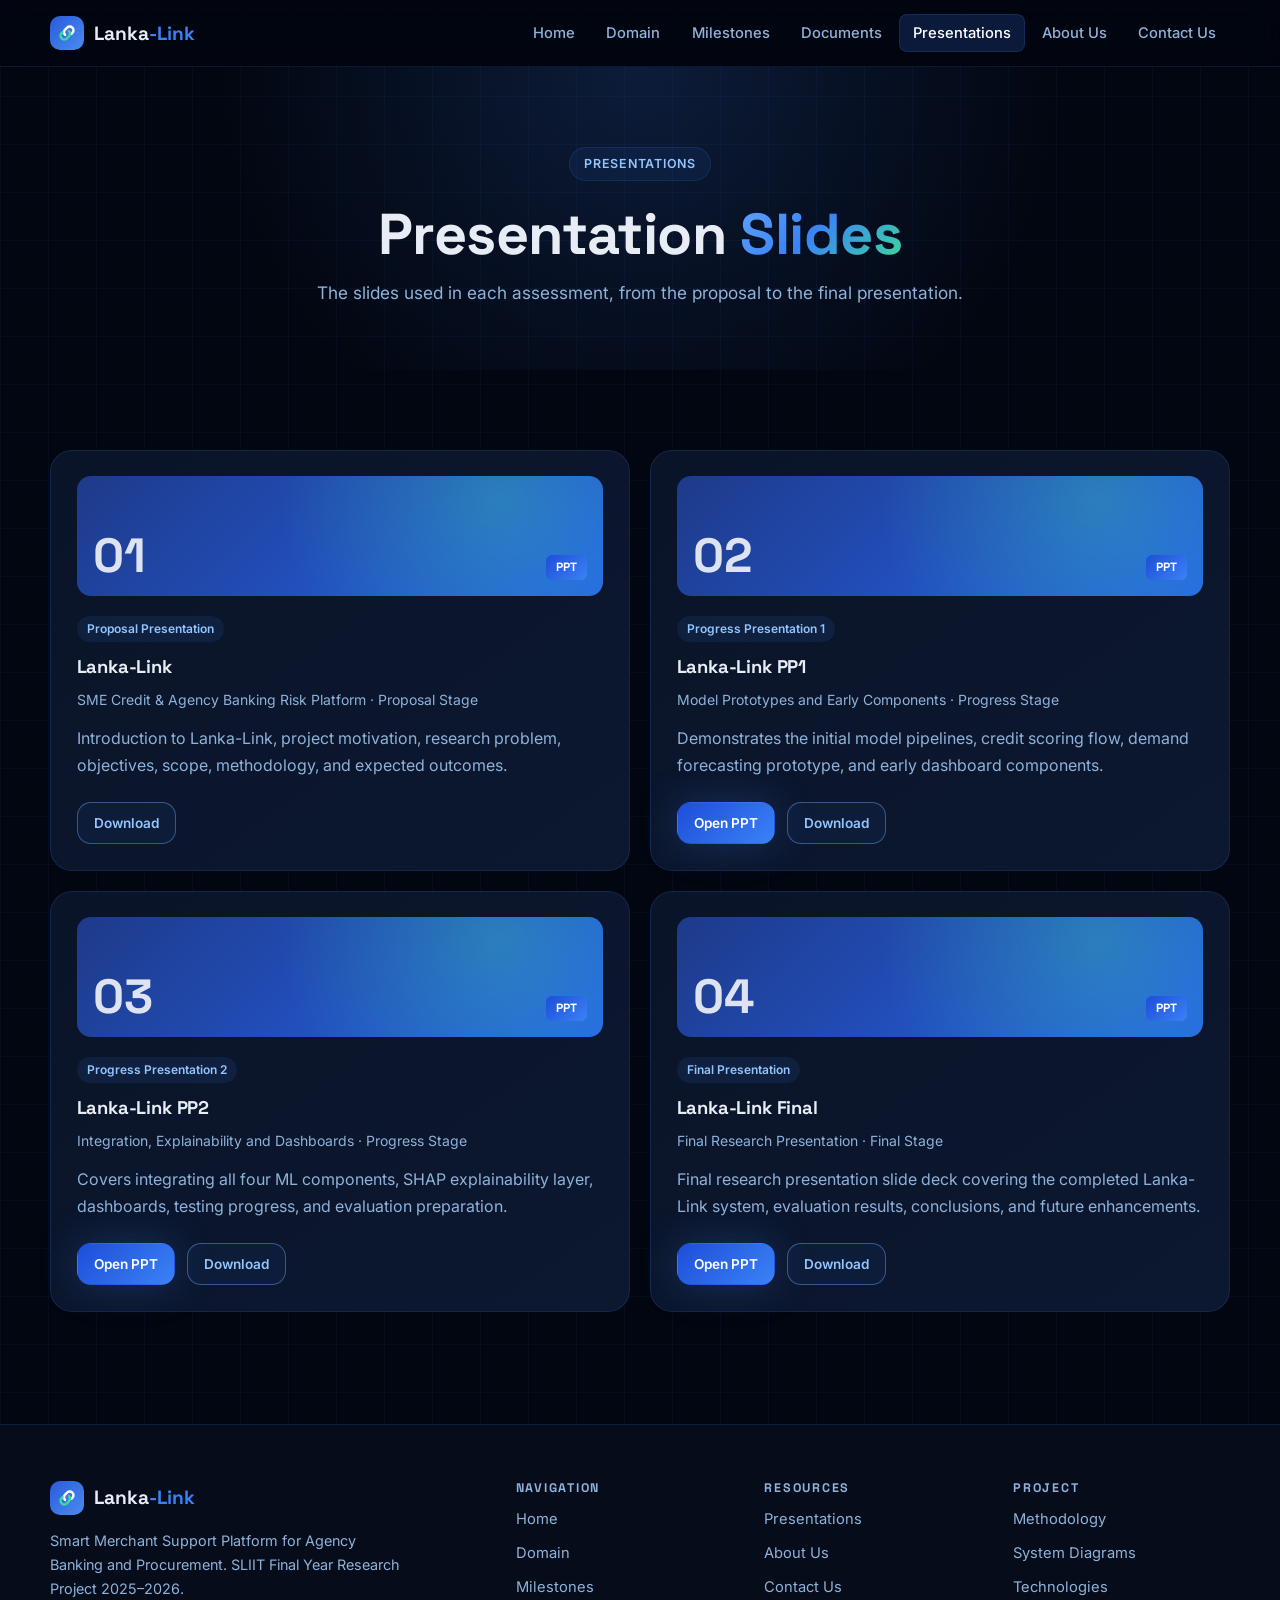
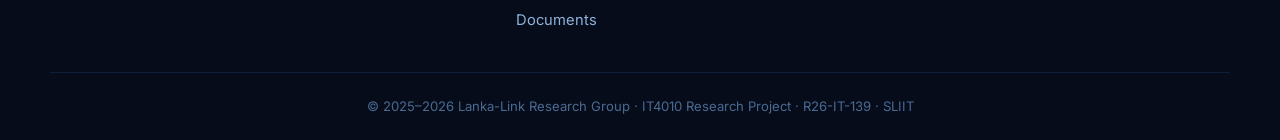
<file: static-site/presentations.html>
<!DOCTYPE html>
<html lang="en">
<head>
  <meta charset="utf-8">
  <meta name="viewport" content="width=device-width, initial-scale=1">
  <!-- always send the site address with links and forms: FormSubmit refuses a form without it -->
  <meta name="referrer" content="origin">
  <title>Presentations | Lanka-Link</title>
  <meta name="description" content="A digital platform with explainable machine learning for rural Sri Lankan micro-merchants">
  <link rel="icon" href="favicon.svg">
  <link rel="preconnect" href="https://fonts.googleapis.com">
  <link rel="preconnect" href="https://fonts.gstatic.com" crossorigin>
  <link rel="stylesheet" href="https://fonts.googleapis.com/css2?family=Inter:wght@400;500;600;700;800&family=Space+Grotesk:wght@500;600;700&display=swap">
  <link rel="stylesheet" href="css/style.css">
</head>
<body>
  <header class="site-header">
    <div class="container header-row">
      <a href="index.html" class="brand"><img src="favicon.svg" alt="" class="logo-mark" width="34" height="34"><span>Lanka<b>-Link</b></span></a>
      <input type="checkbox" id="nav-toggle" class="nav-toggle">
      <label for="nav-toggle" class="nav-burger" aria-label="Menu">☰</label>
      <nav class="site-nav">
        <a href="index.html">Home</a>
        <a href="domain.html">Domain</a>
        <a href="milestones.html">Milestones</a>
        <a href="documents.html">Documents</a>
        <a href="presentations.html" class="active" aria-current="page">Presentations</a>
        <a href="about.html">About Us</a>
        <a href="contact.html">Contact Us</a>
      </nav>
    </div>
  </header>

  <main>
    <section class="page-hero">
      <div class="container narrow center">
        <span class="pill">Presentations</span>
        <h1>Presentation <span class="grad">Slides</span></h1>
        <p class="lead">The slides used in each assessment, from the proposal to the final presentation.</p>
      </div>
    </section>

    <section class="section">
      <div class="container">
        <div class="grid g2">
        <article class="card deck">
          <div class="deck-cover"><span class="deck-no">01</span><span class="ftype">PPT</span></div>
          <span class="tag">Proposal Presentation</span>
          <h3>Lanka-Link</h3>
          <p class="muted small">SME Credit &amp; Agency Banking Risk Platform · Proposal Stage</p>
          <p>Introduction to Lanka-Link, project motivation, research problem, objectives, scope, methodology, and expected outcomes.</p>
          <div class="btn-row"><a class="btn btn-ghost btn-sm" href="presentations/proposal.pptx" download>Download</a></div>
        </article>
        <article class="card deck">
          <div class="deck-cover"><span class="deck-no">02</span><span class="ftype">PPT</span></div>
          <span class="tag">Progress Presentation 1</span>
          <h3>Lanka-Link PP1</h3>
          <p class="muted small">Model Prototypes and Early Components · Progress Stage</p>
          <p>Demonstrates the initial model pipelines, credit scoring flow, demand forecasting prototype, and early dashboard components.</p>
          <div class="btn-row"><a class="btn btn-primary btn-sm" href="https://docs.google.com/presentation/d/1mNJnC5VOoYIAsEp3OZgB6lUxzmgje_Ef/edit?usp=sharing&amp;ouid=115379467692197163432&amp;rtpof=true&amp;sd=true" target="_blank" rel="noopener">Open PPT</a><a class="btn btn-ghost btn-sm" href="presentations/progress-1.pptx" download>Download</a></div>
        </article>
        <article class="card deck">
          <div class="deck-cover"><span class="deck-no">03</span><span class="ftype">PPT</span></div>
          <span class="tag">Progress Presentation 2</span>
          <h3>Lanka-Link PP2</h3>
          <p class="muted small">Integration, Explainability and Dashboards · Progress Stage</p>
          <p>Covers integrating all four ML components, SHAP explainability layer, dashboards, testing progress, and evaluation preparation.</p>
          <div class="btn-row"><a class="btn btn-primary btn-sm" href="https://docs.google.com/presentation/d/18AOQX9Y_VmhB6oD7GbxUNbMfpXwNiszq/edit?usp=sharing&amp;ouid=101829673040225473750&amp;rtpof=true&amp;sd=true" target="_blank" rel="noopener">Open PPT</a><a class="btn btn-ghost btn-sm" href="presentations/progress-2.pptx" download>Download</a></div>
        </article>
        <article class="card deck">
          <div class="deck-cover"><span class="deck-no">04</span><span class="ftype">PPT</span></div>
          <span class="tag">Final Presentation</span>
          <h3>Lanka-Link Final</h3>
          <p class="muted small">Final Research Presentation · Final Stage</p>
          <p>Final research presentation slide deck covering the completed Lanka-Link system, evaluation results, conclusions, and future enhancements.</p>
          <div class="btn-row"><a class="btn btn-primary btn-sm" href="https://docs.google.com/presentation/d/129XupSWYKgQtztLWnhe0mgM46lqOCL45/edit?usp=sharing&amp;ouid=101829673040225473750&amp;rtpof=true&amp;sd=true" target="_blank" rel="noopener">Open PPT</a><a class="btn btn-ghost btn-sm" href="https://drive.google.com/uc?export=download&amp;id=129XupSWYKgQtztLWnhe0mgM46lqOCL45" download>Download</a></div>
        </article>
        </div>
      </div>
    </section>
  </main>

  <footer class="site-footer">
    <div class="container footer-grid">
      <div>
        <a href="index.html" class="brand"><img src="favicon.svg" alt="" class="logo-mark" width="34" height="34"><span>Lanka<b>-Link</b></span></a>
        <p class="muted">Smart Merchant Support Platform for Agency Banking and Procurement. SLIIT Final Year Research Project 2025–2026.</p>
      </div>
      <div><h4>Navigation</h4><ul><li><a href="index.html">Home</a></li><li><a href="domain.html">Domain</a></li><li><a href="milestones.html">Milestones</a></li><li><a href="documents.html">Documents</a></li></ul></div>
      <div><h4>Resources</h4><ul><li><a href="presentations.html">Presentations</a></li><li><a href="about.html">About Us</a></li><li><a href="contact.html">Contact Us</a></li></ul></div>
      <div><h4>Project</h4><ul>
        <li><a href="domain.html#methodology">Methodology</a></li>
        <li><a href="domain.html#diagrams">System Diagrams</a></li>
        <li><a href="domain.html#technologies">Technologies</a></li>
      </ul></div>
    </div>
    <div class="container footer-bottom">© 2025–2026 Lanka-Link Research Group · IT4010 Research Project · R26-IT-139 · SLIIT</div>
  </footer>
</body>
</html>
</file>
<file: static-site/css/style.css>
/* =============================================================================
   Lanka-Link research website — one stylesheet for every page.
   Plain CSS (no framework). Dark navy theme with blue / green accents.
   ============================================================================= */

:root {
  --bg: #020610;
  --bg-2: #060c1a;
  --card: #0a1428;
  --card-hover: #0f1e3a;
  --border: rgba(59, 130, 246, 0.16);
  --border-hover: rgba(96, 165, 250, 0.45);
  --text: #e8edf5;
  --muted: #8eb2da;
  --faint: #4a6a92;
  --blue: #3b82f6;
  --blue-light: #93c5fd;
  --blue-deep: #1d4ed8;
  --green: #3ddc97;
  --amber: #fbbf24;
  --red: #f87171;
  --grad: linear-gradient(135deg, #60a5fa 0%, #3b82f6 45%, #3ddc97 100%);
  --grad-btn: linear-gradient(135deg, #1d4ed8 0%, #3b82f6 100%);
  --font: "Inter", -apple-system, BlinkMacSystemFont, "Segoe UI", sans-serif;
  --display: "Space Grotesk", "Inter", sans-serif;
  --r-sm: 8px;
  --r-md: 14px;
  --r-lg: 22px;
  --shadow: 0 20px 60px rgba(0, 0, 0, 0.6);
  --glow: 0 0 40px rgba(59, 130, 246, 0.25);
  --ease: 0.25s cubic-bezier(0.4, 0, 0.2, 1);
}

/* ---------- base ---------- */
*,
*::before,
*::after { box-sizing: border-box; }
html { scroll-behavior: smooth; }
body {
  margin: 0;
  background: var(--bg);
  color: var(--text);
  font: 400 16px/1.65 var(--font);
  -webkit-font-smoothing: antialiased;
  /* faint blueprint grid behind every page */
  background-image:
    linear-gradient(rgba(59, 130, 246, 0.05) 1px, transparent 1px),
    linear-gradient(90deg, rgba(59, 130, 246, 0.05) 1px, transparent 1px);
  background-size: 48px 48px;
}
h1, h2, h3, h4 { font-family: var(--display); line-height: 1.2; margin: 0 0 0.6rem; letter-spacing: -0.01em; }
h1 { font-size: clamp(2.3rem, 5vw, 3.6rem); font-weight: 700; }
h2 { font-size: clamp(1.5rem, 3vw, 2.1rem); }
h3 { font-size: 1.15rem; }
p { margin: 0 0 0.9rem; }
a { color: var(--blue-light); text-decoration: none; transition: color var(--ease); }
a:hover { color: #fff; }
img { max-width: 100%; display: block; }
ul, ol { margin: 0; padding: 0; }
.container { width: min(1180px, 100% - 32px); margin-inline: auto; }
.narrow { width: min(900px, 100% - 32px); }
.center { text-align: center; }
.muted { color: var(--muted); }
.small { font-size: 0.875rem; }
.mt { margin-top: 3rem; }
.grad { background: var(--grad); -webkit-background-clip: text; background-clip: text; color: transparent; }
.row-between { display: flex; align-items: center; justify-content: space-between; gap: 0.75rem; flex-wrap: wrap; }

/* ---------- header / navigation ---------- */
.site-header {
  position: sticky; top: 0; z-index: 50;
  background: rgba(2, 6, 16, 0.82);
  backdrop-filter: blur(14px);
  border-bottom: 1px solid var(--border);
}
.header-row { display: flex; align-items: center; justify-content: space-between; height: 66px; }
.brand { display: flex; align-items: center; gap: 0.6rem; color: var(--text); font: 700 1.2rem var(--display); }
.brand b { color: var(--blue); font-weight: 700; }
.brand:hover { color: var(--text); }
.logo-mark { width: 34px; height: 34px; border-radius: 10px; }
.site-nav { display: flex; gap: 0.25rem; }
.site-nav a {
  padding: 0.45rem 0.85rem; border-radius: var(--r-sm);
  color: var(--muted); font-size: 0.92rem; font-weight: 500;
}
.site-nav a:hover { color: #fff; background: rgba(59, 130, 246, 0.08); }
.site-nav a.active { color: #fff; background: rgba(59, 130, 246, 0.18); box-shadow: inset 0 0 0 1px var(--border); }
/* phone menu: hidden checkbox + its label (no JavaScript) */
.nav-toggle { position: absolute; opacity: 0; pointer-events: none; }
.nav-burger { display: none; cursor: pointer; font-size: 1.5rem; color: var(--text); padding: 0.25rem 0.5rem; user-select: none; }

/* ---------- buttons, pills, tags ---------- */
.btn {
  display: inline-flex; align-items: center; justify-content: center; gap: 0.4rem;
  padding: 0.8rem 1.4rem; border-radius: var(--r-md);
  font-weight: 600; font-size: 0.95rem; border: 1px solid transparent;
  transition: transform var(--ease), box-shadow var(--ease), background var(--ease);
}
.btn-primary { background: var(--grad-btn); color: #fff; box-shadow: var(--glow); }
.btn-primary:hover { color: #fff; transform: translateY(-2px); box-shadow: 0 0 50px rgba(59, 130, 246, 0.45); }
.btn-ghost { border-color: var(--border-hover); color: var(--blue-light); background: rgba(59, 130, 246, 0.06); }
.btn-ghost:hover { color: #fff; background: rgba(59, 130, 246, 0.15); }
.btn-sm { padding: 0.55rem 1rem; font-size: 0.85rem; }
.btn-disabled { border: 1px dashed var(--faint); color: var(--faint); padding: 0.55rem 1rem; font-size: 0.85rem; cursor: not-allowed; }
.btn-row { display: flex; flex-wrap: wrap; gap: 0.75rem; margin-top: 1.5rem; }
.center-row { justify-content: center; }
.pill {
  display: inline-flex; align-items: center; gap: 0.5rem;
  padding: 0.35rem 0.9rem; border-radius: 999px;
  border: 1px solid var(--border); background: rgba(59, 130, 246, 0.08);
  color: var(--blue-light); font-size: 0.78rem; font-weight: 600; letter-spacing: 0.06em; text-transform: uppercase;
}
.dot { width: 7px; height: 7px; border-radius: 50%; background: var(--green); box-shadow: 0 0 10px var(--green); display: inline-block; }
.tag {
  display: inline-block; padding: 0.2rem 0.65rem; border-radius: 999px;
  background: rgba(59, 130, 246, 0.1); color: var(--blue-light); font-size: 0.75rem; font-weight: 600;
}
.code {
  display: inline-block; font: 700 0.8rem var(--display); color: var(--green);
  border: 1px solid rgba(61, 220, 151, 0.35); border-radius: 6px; padding: 0.1rem 0.5rem;
}

/* ---------- cards & grids ---------- */
.card {
  background: linear-gradient(145deg, var(--card) 0%, #0c1830 100%);
  border: 1px solid var(--border); border-radius: var(--r-lg);
  padding: 1.6rem; transition: border-color var(--ease), transform var(--ease), box-shadow var(--ease);
}
.card:hover { border-color: var(--border-hover); }
.card p { color: var(--muted); }
.grid { display: grid; gap: 1.25rem; }
.g2 { grid-template-columns: repeat(2, minmax(0, 1fr)); }
.g3 { grid-template-columns: repeat(3, minmax(0, 1fr)); }
.g4 { grid-template-columns: repeat(4, minmax(0, 1fr)); }
.g5 { grid-template-columns: repeat(5, minmax(0, 1fr)); }

/* ---------- sections ---------- */
.section { padding: 5rem 0; }
.section.alt { background: rgba(6, 12, 26, 0.75); border-block: 1px solid rgba(59, 130, 246, 0.06); }
.section-head { margin-bottom: 2.5rem; }
.section-head .pill { margin-bottom: 1rem; }
.lead { color: var(--muted); font-size: 1.08rem; max-width: 720px; }
.center .lead, .section-head.center .lead { margin-inline: auto; }
.prose p { color: var(--muted); }
.prose { text-align: left; margin-top: 1.5rem; }

/* ---------- home: hero ---------- */
.hero { padding: 4.5rem 0 5rem; position: relative; overflow: hidden; }
.hero::before {
  content: ""; position: absolute; width: 640px; height: 640px; right: -160px; top: -120px;
  background: radial-gradient(circle, rgba(59, 130, 246, 0.18), transparent 65%); pointer-events: none;
}
.hero-grid { display: grid; grid-template-columns: 1.05fr 1fr; gap: 3rem; align-items: center; position: relative; }
.topic-card {
  margin: 1.4rem 0; padding: 1.1rem 1.3rem; max-width: 520px;
  border: 1px solid var(--border); border-radius: var(--r-md);
  background: linear-gradient(145deg, rgba(15, 30, 58, 0.9), rgba(10, 20, 40, 0.9));
}
.topic-card .eyebrow { display: flex; align-items: center; gap: 0.5rem; font-size: 0.72rem; font-weight: 700; letter-spacing: 0.12em; color: var(--blue-light); text-transform: uppercase; }
.topic-card p { margin: 0.5rem 0 0; font: 700 1.05rem/1.45 var(--display); text-transform: uppercase; letter-spacing: 0.02em; }
.stats { display: flex; gap: 2.5rem; margin-top: 2.2rem; flex-wrap: wrap; }
.stat b { display: block; font: 700 1.9rem var(--display); color: #fff; }
.stat span { font-size: 0.75rem; letter-spacing: 0.1em; text-transform: uppercase; color: var(--muted); }

/* the "app window" with example AI insights */
.window { background: #07101f; border: 1px solid var(--border-hover); border-radius: var(--r-lg); box-shadow: var(--shadow), var(--glow); overflow: hidden; }
.window-bar { display: flex; align-items: center; gap: 0.45rem; padding: 0.85rem 1.1rem; border-bottom: 1px solid var(--border); background: #0a1428; }
.window-bar i { width: 11px; height: 11px; border-radius: 50%; background: #334155; }
.window-bar i:nth-child(1) { background: #f87171; }
.window-bar i:nth-child(2) { background: #fbbf24; }
.window-bar i:nth-child(3) { background: #3ddc97; }
.window-bar span { margin-left: 0.6rem; font-size: 0.82rem; color: var(--muted); font-family: "Courier New", monospace; }
.findings { list-style: none; padding: 0.8rem; display: grid; gap: 0.6rem; }
.finding {
  display: grid; grid-template-columns: auto 1fr auto; gap: 0.85rem; align-items: center;
  padding: 0.85rem 1rem; border-radius: var(--r-md); border: 1px solid var(--border); background: var(--card);
}
.finding b { display: block; font-size: 0.95rem; }
.finding small { color: var(--muted); font-size: 0.8rem; }
.f-icon { font-size: 1.4rem; }
.sev { font-size: 0.7rem; font-weight: 700; letter-spacing: 0.06em; padding: 0.25rem 0.6rem; border-radius: 6px; }
.sev-high { background: rgba(248, 113, 113, 0.15); color: var(--red); }
.sev-mid { background: rgba(251, 191, 36, 0.14); color: var(--amber); }
.sev-low { background: rgba(147, 197, 253, 0.14); color: var(--blue-light); }
.sev-good { background: rgba(61, 220, 151, 0.14); color: var(--green); }
.window-foot { margin: 0; padding: 0.7rem 1.1rem 1rem; font-size: 0.78rem; color: var(--faint); }

/* home: other blocks */
.cap-icon { font-size: 1.8rem; display: inline-block; margin-bottom: 0.6rem; }
.cap h3 { margin-top: 0.2rem; }
.prob .quote { color: var(--text); font-style: italic; }
.comp-head { display: flex; gap: 0.6rem; align-items: center; margin-bottom: 0.9rem; }
.comp .metric { color: var(--green); font-weight: 600; font-size: 0.9rem; margin: 0; }
.steps { list-style: none; }
.step-no { font: 700 2.2rem var(--display); color: rgba(59, 130, 246, 0.35); display: block; }
.result h3 { margin-top: 0.6rem; }
.bar-row { display: grid; grid-template-columns: 9.5rem 1fr 4.2rem; gap: 0.75rem; align-items: center; margin: 0.55rem 0; font-size: 0.85rem; color: var(--muted); }
.bar-row b { text-align: right; color: var(--text); font-weight: 600; }
.bar { height: 10px; background: rgba(59, 130, 246, 0.08); border-radius: 99px; overflow: hidden; }
.bar i { display: block; height: 100%; border-radius: 99px; background: #334a6e; }
.bar-row.ours span, .bar-row.ours b { color: var(--green); font-weight: 700; }
.bar-row.ours .bar i { background: linear-gradient(90deg, #3b82f6, #3ddc97); }
.note { margin: 1rem 0 0; font-size: 0.85rem; color: var(--blue-light) !important; }
.cta {
  text-align: center; padding: 3.5rem 2rem; border-radius: var(--r-lg);
  border: 1px solid var(--border-hover);
  background: radial-gradient(circle at 50% 0%, rgba(59, 130, 246, 0.22), transparent 60%), var(--card);
}
.cta .lead { margin-inline: auto; }

/* ---------- inner pages ---------- */
.page-hero { padding: 5rem 0 3rem; background: radial-gradient(circle at 50% 0%, rgba(59, 130, 246, 0.18), transparent 60%); }
.page-hero .pill { margin-bottom: 1.2rem; }
.page-hero .lead { margin-inline: auto; }

/* domain: numbered sections */
.split { display: grid; grid-template-columns: 280px 1fr; gap: 3rem; align-items: start; }
.split-head .num { display: block; font: 700 3rem/1 var(--display); color: rgba(59, 130, 246, 0.3); margin-bottom: 0.5rem; }
.split-head.inline { display: flex; align-items: baseline; gap: 1rem; margin-bottom: 0.4rem; }
.split .prose { margin-top: 0; }
blockquote {
  margin: 0; padding: 1.3rem 1.5rem; border-left: 3px solid var(--blue);
  background: rgba(59, 130, 246, 0.07); border-radius: 0 var(--r-md) var(--r-md) 0;
  font: 500 1.1rem/1.6 var(--display); color: var(--text);
}
.objectives { counter-reset: o; list-style: none; display: grid; gap: 0.8rem; }
.objectives li {
  counter-increment: o; position: relative; padding: 0.9rem 1rem 0.9rem 3.2rem;
  border: 1px solid var(--border); border-radius: var(--r-md); background: var(--card); color: var(--muted);
}
.objectives li::before {
  content: counter(o); position: absolute; left: 1rem; top: 0.85rem; width: 1.6rem; height: 1.6rem;
  display: grid; place-items: center; border-radius: 50%; background: var(--grad-btn); color: #fff; font-weight: 700; font-size: 0.8rem;
}
.diagrams { display: grid; gap: 2rem; margin-top: 1.5rem; }
.diagram { margin: 0; border: 1px solid var(--border); border-radius: var(--r-lg); background: var(--card); padding: 1.2rem; }
.diagram figcaption { display: grid; grid-template-columns: auto 1fr; gap: 0.25rem 0.8rem; align-items: baseline; margin-bottom: 1rem; }
.diagram figcaption .muted { grid-column: 2; font-size: 0.88rem; }
.diagram img { background: #fff; border-radius: var(--r-md); width: 100%; }
.tech { padding: 1.1rem 1.2rem; text-align: center; }
.tech b { display: block; font-family: var(--display); }
.tech span { font-size: 0.8rem; color: var(--muted); }

/* milestones */
.progress-card { display: grid; grid-template-columns: 1fr auto; gap: 1.5rem; align-items: center; margin-bottom: 1.5rem; }
.progress { height: 12px; background: rgba(59, 130, 246, 0.1); border-radius: 99px; overflow: hidden; margin: 0.8rem 0; }
.progress i { display: block; height: 100%; background: linear-gradient(90deg, #1d4ed8, #3ddc97); border-radius: 99px; }
.big { font: 700 1.8rem var(--display); color: var(--blue-light); }
.viva { text-align: center; padding: 1rem 1.4rem; border-radius: var(--r-md); background: rgba(59, 130, 246, 0.12); border: 1px solid var(--border); }
.viva span { display: block; font-size: 0.7rem; letter-spacing: 0.12em; text-transform: uppercase; color: var(--muted); }
.viva b { font: 700 1.3rem var(--display); }
.label { font-weight: 600; margin-bottom: 0.5rem; }
.status { font-size: 0.72rem; font-weight: 700; padding: 0.25rem 0.7rem; border-radius: 999px; text-transform: uppercase; letter-spacing: 0.05em; }
.s-done { background: rgba(61, 220, 151, 0.14); color: var(--green); }
.s-current { background: rgba(251, 191, 36, 0.14); color: var(--amber); }
.s-upcoming { background: rgba(142, 178, 218, 0.12); color: var(--muted); }
.facts { display: grid; grid-template-columns: 1fr 1fr; gap: 0.8rem; margin: 1rem 0; }
.facts div { padding: 0.8rem 1rem; border-radius: var(--r-md); background: rgba(59, 130, 246, 0.07); border: 1px solid var(--border); }
.facts dt { font-size: 0.72rem; letter-spacing: 0.1em; text-transform: uppercase; color: var(--muted); }
.facts dd { margin: 0.15rem 0 0; font: 700 1.05rem var(--display); }
.ticks { list-style: none; display: grid; gap: 0.35rem; }
.ticks li { color: var(--muted); padding-left: 1.4rem; position: relative; font-size: 0.93rem; }
.ticks li::before { content: "›"; position: absolute; left: 0.3rem; color: var(--blue); font-weight: 700; }
.prose strong { color: var(--text); }
.prose .ticks { margin: 0 0 1rem; padding: 0; }
.lit-head { margin-top: 2rem; }
.refs { list-style: none; padding: 0; margin: 0; display: grid; gap: 0.45rem; }
.refs li { color: var(--muted); font-size: 0.85rem; line-height: 1.5; padding-left: 2.2rem; text-indent: -2.2rem; }

/* milestone drop-down: CSS menu (hover / tap) + :target panels */
.ms-dropdown { position: relative; outline: none; }
.ms-button {
  display: flex; align-items: center; justify-content: space-between; cursor: pointer;
  padding: 0.85rem 1.1rem; border-radius: var(--r-md); border: 1px solid var(--border-hover); background: #07101f; font-weight: 600;
}
.ms-label { display: none; }
.ms-picker:not(:has(.ms-panel:target)) .ms-label.is-default { display: inline; }
.ms-dropdown ul {
  display: none; position: absolute; left: 0; right: 0; z-index: 20; list-style: none; margin-top: 0.3rem;
  border: 1px solid var(--border-hover); border-radius: var(--r-md); background: #0a1428; overflow: hidden; box-shadow: var(--shadow);
}
.ms-dropdown:hover ul, .ms-dropdown:focus ul { display: block; }
.ms-dropdown li a { display: block; padding: 0.7rem 1.1rem; color: var(--muted); }
.ms-dropdown li a:hover { background: rgba(59, 130, 246, 0.14); color: #fff; }
.ms-panel { display: none; margin-top: 1.4rem; scroll-margin-top: 14rem; }
.ms-panel:target { display: block; }
.ms-panels:not(:has(.ms-panel:target)) .ms-panel.is-default { display: block; }

/* milestone filter (radio buttons + labels) and timeline */
.filter-input { position: absolute; opacity: 0; pointer-events: none; }
.filters { display: flex; gap: 0.5rem; flex-wrap: wrap; margin: 1rem 0 1.5rem; }
.filters label { cursor: pointer; padding: 0.45rem 1rem; border-radius: 999px; border: 1px solid var(--border); color: var(--muted); font-size: 0.88rem; font-weight: 600; }
#f-all:checked ~ .filters label[for="f-all"],
#f-done:checked ~ .filters label[for="f-done"],
#f-next:checked ~ .filters label[for="f-next"] { background: rgba(59, 130, 246, 0.18); color: #fff; border-color: var(--border-hover); }
#f-done:checked ~ .timeline .tl-item:not(.tl-done),
#f-next:checked ~ .timeline .tl-done { display: none; }
.timeline { display: grid; gap: 1.1rem; border-left: 2px solid var(--border); margin-left: 1rem; padding-left: 2rem; }
.tl-item { position: relative; }
.tl-dot {
  position: absolute; left: -3.05rem; top: 1.5rem; width: 2rem; height: 2rem; border-radius: 50%;
  display: grid; place-items: center; font-weight: 700; font-size: 0.85rem; background: var(--bg-2); border: 2px solid var(--faint); color: var(--muted);
}
.tl-done .tl-dot { background: var(--green); border-color: var(--green); color: #022; }
.tl-current .tl-dot { border-color: var(--amber); color: var(--amber); box-shadow: 0 0 16px rgba(251, 191, 36, 0.5); }
.meta { font-size: 0.85rem; color: var(--blue-light) !important; }

/* documents & presentations */
.doc-section { margin-bottom: 3.5rem; }
.doc-head { display: flex; gap: 1rem; align-items: center; margin-bottom: 1.4rem; }
.doc-head h2 { margin: 0; }
.doc-head p { margin: 0; }
.doc h3, .deck h3 { margin-top: 0.9rem; }
.ftype { font: 700 0.75rem var(--display); padding: 0.3rem 0.65rem; border-radius: 6px; background: var(--grad-btn); color: #fff; }
.deck-cover {
  height: 120px; border-radius: var(--r-md); margin-bottom: 1.1rem; padding: 1rem;
  display: flex; align-items: flex-end; justify-content: space-between;
  background: radial-gradient(circle at 80% 20%, rgba(61, 220, 151, 0.3), transparent 50%), linear-gradient(135deg, #1e3a8a, #2563eb);
}
.deck-no { font: 700 3rem/1 var(--display); color: rgba(255, 255, 255, 0.85); }

/* about */
.person { display: grid; grid-template-columns: 110px 1fr; gap: 1.3rem; align-items: start; }
.avatar { width: 110px; height: 130px; border-radius: var(--r-md); overflow: hidden; background: var(--grad-btn); border: 1px solid var(--border); }
.avatar img { width: 100%; height: 100%; object-fit: cover; }
.initials { display: grid; place-items: center; height: 100%; font: 700 2rem var(--display); color: #fff; }
.person h3 { margin: 0; }
.leader { font-size: 0.72rem; font-weight: 700; padding: 0.25rem 0.65rem; border-radius: 999px; background: rgba(251, 191, 36, 0.14); color: var(--amber); }
.sid { color: var(--blue-light) !important; font-weight: 600; font-size: 0.88rem; margin: 0.35rem 0 0.6rem; }
.tags { display: flex; flex-wrap: wrap; gap: 0.4rem; margin-bottom: 0.8rem; }
.links { display: flex; flex-direction: column; gap: 0.2rem; font-size: 0.86rem; word-break: break-all; }

/* contact */
.contact-grid { align-items: start; }
.info { margin-top: 1rem; padding: 1.2rem 1.4rem; }
.info h3 { font-size: 1rem; }
.info p { margin: 0; }
.emails { list-style: none; display: grid; gap: 0.45rem; }
.emails li { display: flex; justify-content: space-between; flex-wrap: wrap; gap: 0.3rem 1rem; font-size: 0.9rem; }
.emails li span { color: var(--text); font-weight: 600; }
.emails a { word-break: break-all; }
.form { display: grid; gap: 1rem; margin-top: 1rem; }
.form label { display: grid; gap: 0.4rem; font-size: 0.86rem; font-weight: 600; color: var(--muted); }
.form input, .form select, .form textarea {
  width: 100%; padding: 0.8rem 1rem; border-radius: var(--r-md); border: 1px solid var(--border);
  background: #07101f; color: var(--text); font: inherit;
}
.form input:focus, .form select:focus, .form textarea:focus { outline: none; border-color: var(--blue); box-shadow: 0 0 0 3px rgba(59, 130, 246, 0.2); }

/* spam trap: hidden from people, bots fill it in and FormSubmit drops the message */
.honey { position: absolute; left: -9999px; width: 1px; height: 1px; opacity: 0; }

/* ---------- footer ---------- */
.site-footer { border-top: 1px solid var(--border); background: var(--bg-2); padding-top: 3.5rem; margin-top: 2rem; }
.footer-grid { display: grid; grid-template-columns: 2fr 1fr 1fr 1fr; gap: 2rem; }
.footer-grid p { margin-top: 0.9rem; font-size: 0.9rem; max-width: 360px; }
.site-footer h4 { font-size: 0.78rem; letter-spacing: 0.14em; text-transform: uppercase; color: var(--muted); }
.site-footer ul { list-style: none; display: grid; gap: 0.45rem; }
.site-footer ul a { color: var(--muted); font-size: 0.92rem; }
.site-footer ul a:hover { color: #fff; }
.footer-bottom { margin-top: 2.5rem; padding: 1.4rem 0; border-top: 1px solid var(--border); font-size: 0.82rem; color: var(--faint); text-align: center; }

/* ---------- responsive ---------- */
@media (max-width: 1080px) {
  .g4, .g5 { grid-template-columns: repeat(2, minmax(0, 1fr)); }
  .g3 { grid-template-columns: repeat(2, minmax(0, 1fr)); }
  .hero-grid { grid-template-columns: 1fr; }
  .site-nav {
    display: none; position: absolute; top: 66px; left: 0; right: 0; flex-direction: column;
    padding: 0.75rem 16px 1rem; background: rgba(2, 6, 16, 0.97); border-bottom: 1px solid var(--border);
  }
  .nav-burger { display: block; }
  .nav-toggle:checked ~ .site-nav { display: flex; }
  .footer-grid { grid-template-columns: 1fr 1fr; }
}
@media (max-width: 720px) {
  .g2, .g3, .g4, .g5 { grid-template-columns: 1fr; }
  .section { padding: 3.5rem 0; }
  .split { grid-template-columns: 1fr; gap: 1rem; }
  .split-head .num { font-size: 2.2rem; }
  .progress-card { grid-template-columns: 1fr; }
  .facts { grid-template-columns: 1fr; }
  .person { grid-template-columns: 80px 1fr; }
  .avatar { width: 80px; height: 96px; }
  .bar-row { grid-template-columns: 6.5rem 1fr 3.6rem; font-size: 0.78rem; }
  .stats { gap: 1.5rem; }
  .timeline { padding-left: 1.4rem; }
  .tl-dot { left: -2.45rem; }
  .footer-grid { grid-template-columns: 1fr; }
}
@media (prefers-reduced-motion: reduce) {
  html { scroll-behavior: auto; }
  * { transition: none !important; }
}
</file>
